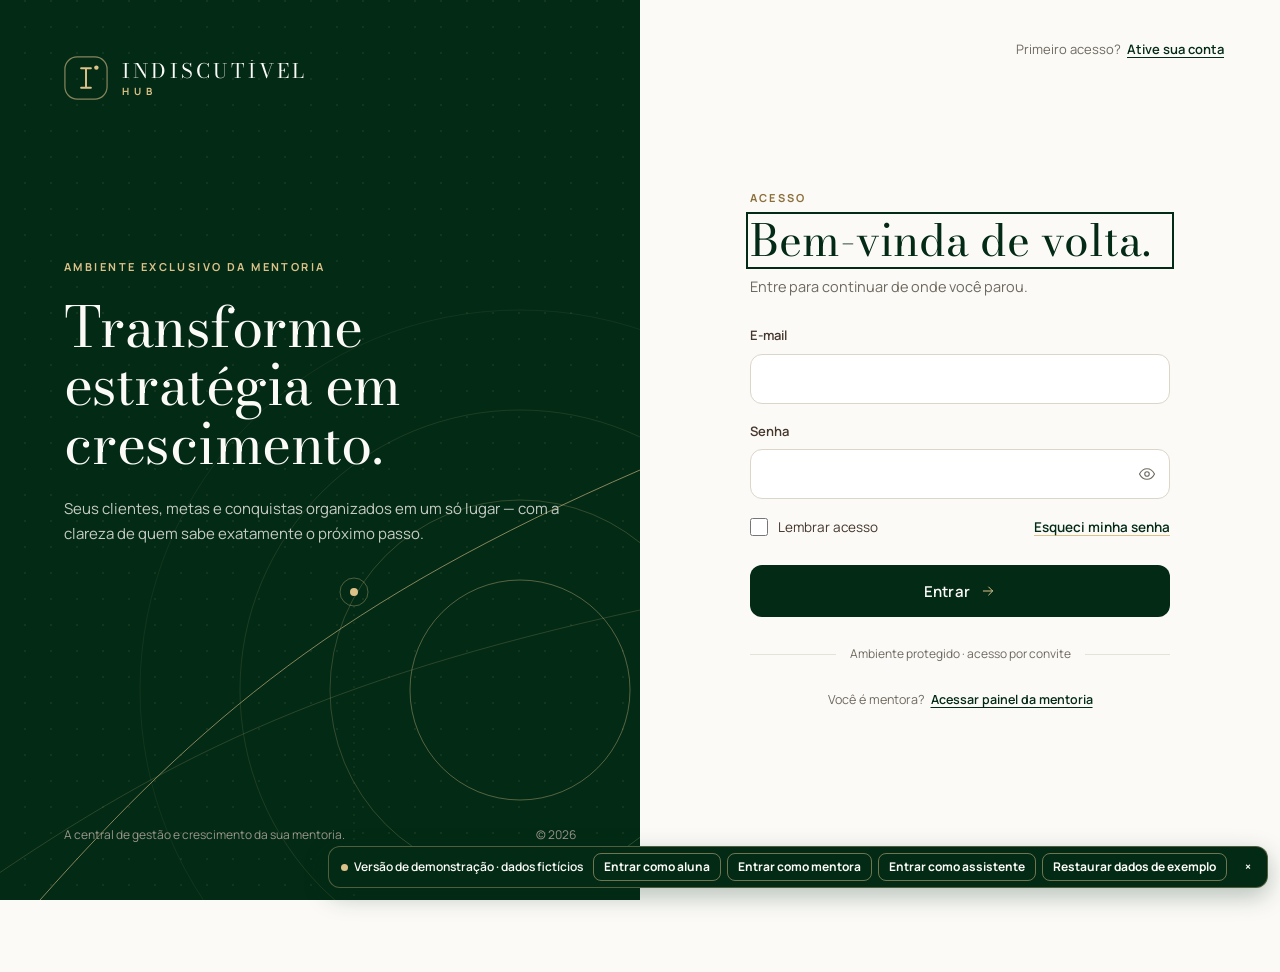
<file: index.html>
<!DOCTYPE html>
<html lang="pt-BR">
<head>
  <meta charset="utf-8">
  <meta name="viewport" content="width=device-width, initial-scale=1">
  <meta name="color-scheme" content="dark">
  <meta name="robots" content="noindex, nofollow">
  <title>Indiscutível Hub · Demonstração</title>
  <link rel="icon" type="image/svg+xml" href="./favicon.svg">
  <link rel="stylesheet" href="./css/fonts.css">
  <link rel="stylesheet" href="./css/tokens.css">
  <link rel="stylesheet" href="./css/base.css">
  <link rel="stylesheet" href="./css/components.css">
  <link rel="stylesheet" href="./css/layout.css">
  <link rel="stylesheet" href="./css/dashboard.css">
  <link rel="stylesheet" href="./css/mentoria.css">
  <link rel="stylesheet" href="./css/tarefas.css">
  <link rel="stylesheet" href="./css/leads.css">
  <link rel="stylesheet" href="./css/empresas.css">
  <link rel="stylesheet" href="./css/oportunidade.css">
  <link rel="stylesheet" href="./css/configuracoes.css">
  <link rel="stylesheet" href="./css/comercial.css">
  <link rel="stylesheet" href="./css/financeiro.css">
  <link rel="stylesheet" href="./css/marketing.css">
  <link rel="stylesheet" href="./css/perfil.css">
  <link rel="stylesheet" href="./css/topbar.css">
  <link rel="stylesheet" href="./css/crescimento.css">
  <link rel="stylesheet" href="./css/conquistas.css">
  <link rel="stylesheet" href="./css/ranking.css">
  <link rel="stylesheet" href="./css/relatorios.css">
  <link rel="stylesheet" href="./css/mentoria-painel.css">
  <link rel="stylesheet" href="./css/acompanhamento.css">
  <link rel="stylesheet" href="./css/equipe.css">
  <link rel="stylesheet" href="./css/alunas-ativas.css">
  <link rel="stylesheet" href="./css/journey.css">
  <link rel="stylesheet" href="./css/revenue.css">
  <link rel="preload" href="./fonts/manrope-latin-wght-normal.woff2" as="font" type="font/woff2" crossorigin>
</head>
<body>
  <div id="app"></div>
  <div class="toast-stack">
    <div id="toast-region" class="toast-region" aria-live="polite" aria-atomic="false"></div>
    <div id="toast-alert-region" class="toast-region" role="alert"></div>
  </div>
  <noscript><p>Este sistema precisa de JavaScript para funcionar. Ative o JavaScript no navegador e recarregue a página.</p></noscript>
  <script type="module" src="./demo/boot.js"></script>
</body>
</html>
</file>
<file: css/fonts.css>
/* Os nomes das famílias são os mesmos usados em --font-sans / --font-serif (tokens.css).
   Ivy Presto Display (serifa oficial do kit) entra aqui quando a licença chegar: coloque os
   .woff2 em web/fonts/ivy-presto/ e acrescente o @font-face; até lá a Bodoni Moda é a substituta. */
@font-face {
  font-family: 'Manrope Variable';
  font-style: normal;
  font-weight: 200 800;
  font-display: swap;
  src: url('../fonts/manrope-latin-wght-normal.woff2') format('woff2');
}
@font-face {
  font-family: 'Bodoni Moda Variable';
  font-style: normal;
  font-weight: 400 900;
  font-display: swap;
  src: url('../fonts/bodoni-moda-latin-wght-normal.woff2') format('woff2');
}
</file>
<file: css/tokens.css>
/* ==========================================================================
   INDISCUTÍVEL HUB — Design tokens
   Valores copiados exatamente do kit de design (docs/design/HANDOFF.md).
   Os nomes --green-900, --gold-500 etc. são os nomes originais do kit;
   os nomes --bg, --ink, --accent etc. são os nomes já usados no resto do
   código deste projeto (componentes, testes) — servem de apelido para os
   mesmos valores, para não precisar renomear cada seletor CSS existente.
   Cores em #rrggbb (para o teste de contraste em web/test/contrast.test.js).
   ========================================================================== */
:root {
  color-scheme: light;

  /* ---- Marca (valores exatos do kit) ---- */
  --green-900: #032a15;
  --green-800: #0b3a21;
  --green-950: #021e0f;
  --green-700: #1a4a30;
  --green-500: #5e8a6e;
  --green-300: #b7cdbe;
  --green-100: #e4ede6;

  --gold-500: #dcc289;
  --gold-400: #e6d2a2;
  --gold-600: #cdb176;
  --gold-text: #8b6f3a;
  --gold-100: #f6eedb;
  --gold-edge: #e8d9b5; /* borda de cartão premium/concluído */
  --gold-700t: #7a5a1e;

  --offwhite: #fbfaf7;
  --paper: #f4f1ea;
  --paper-2: #f7f4ee;
  --white: #ffffff;
  --black: #1d1c1d;
  --gray-500: #9b968a; /* só placeholder, ícones e texto sobre verde — nunca texto corrido sobre claro */
  --gray-text: #6e695e;
  --brown: #45362b;
  --wine: #4c0001;
  --wine-100: #f3e3e1;
  --success: #2e7d4f;
  --success-text: #1f5c39;

  --line: #e7e2d6;
  --line-soft: #f0ece3;
  --line-input: #dcd6c8; /* borda de campo em repouso — discreta de propósito, o foco é que precisa ser forte */
  --line-strong: #b9b2a3; /* hover de input, checkbox vazio — não é a borda de repouso */

  /* ---- Apelidos usados pelo restante do código/testes deste projeto ---- */
  --bg: var(--offwhite);
  --surface: var(--white);
  --surface-raised: var(--white);
  --surface-hover: var(--paper-2);
  --ink: var(--black);
  --ink-muted: var(--gray-text);
  --ink-faint: var(--gray-500); /* só para placeholder/ícone/decorativo — nunca texto corrido */
  --accent: var(--green-900);
  --accent-solid: var(--green-900);
  --accent-solid-hover: var(--green-800);
  --accent-text: var(--green-900);
  --accent-soft: rgba(3, 42, 21, 0.08);
  --scrim: var(--overlay);
  --focus: var(--green-900);
  --focus-ring: 0 0 0 3px rgba(220, 194, 137, 0.55);
  --error-ring: 0 0 0 3px rgba(76, 0, 1, 0.12);
  --gold: var(--gold-500);
  --good: var(--success-text);
  --warn: var(--gold-700t);
  --bad: var(--wine);
  --bad-solid: var(--wine);
  --bad-solid-hover: #660a0b;
  --on-green: var(--offwhite);
  --on-green-muted: #c6ccc4;
  --overlay: rgba(3, 42, 21, 0.45);

  /* ---- Sobre o verde (sidebar, topbar mobile) e divisórias do shell: valores exatos do kit ---- */
  --on-green-nav: #bfc7bf;
  --on-green-btn: #c9cec6;
  --line-topbar: #ece7dc;
  --line-on-green: rgba(220, 194, 137, 0.14);
  --line-on-green-soft: rgba(220, 194, 137, 0.12);
  --line-on-green-btn: rgba(220, 194, 137, 0.18);
  --gold-wash: rgba(220, 194, 137, 0.14);
  --hover-on-green: rgba(251, 250, 247, 0.07);

  /* ---- Estados e botões secundários (valores do kit) ---- */
  --line-btn: #d8d2c4;
  --paper-3: #efebe2;
  --success-ink: #0e4a2a;
  --neutral-bg: #eeece6;
  --neutral-ink: #5e594f;
  --warn-dot: #c9a55c;
  --wine-border: #e9cfcb;
  --drop-bg: #efe8d6;

  /* ---- Tipografia (Manrope/Bodoni Moda entram quando as fontes forem baixadas) ---- */
  --font-serif: 'Ivy Presto Display', 'Bodoni Moda Variable', 'Bodoni Moda', Didot, Georgia, serif;
  --font-sans: 'Manrope Variable', 'Manrope', 'Helvetica Neue', Arial, sans-serif;
  --font-display: var(--font-serif);
  --font-body: var(--font-sans);

  --fs-display: 56px;
  --fs-h1: 38px;
  --fs-h1-dash: 42px;
  --fs-h2: 24px;
  --fs-h3: 20px;
  --fs-kpi: 30px;
  --fs-body: 14px;
  --fs-table: 13.5px;
  --fs-small: 12.5px;
  --fs-caption: 12px;
  --fs-eyebrow: 11px;

  /* apelidos da escala tipográfica já usada nos componentes existentes */
  --text-xs: var(--fs-caption);
  --text-sm: var(--fs-small);
  --text-md: var(--fs-body);
  --text-lg: 1rem;
  --text-xl: var(--fs-h3);
  --text-2xl: var(--fs-h2);

  /* ---- Espaço (base 4, valores exatos do kit) ---- */
  --s-1: 4px; --s-2: 8px; --s-3: 12px; --s-4: 16px; --s-5: 20px;
  --s-6: 24px; --s-8: 32px; --s-10: 40px; --s-12: 48px;
  --space-1: var(--s-1);
  --space-2: var(--s-2);
  --space-3: var(--s-3);
  --space-4: var(--s-4);
  --space-5: var(--s-6);
  --space-6: var(--s-8);
  --space-7: var(--s-12);

  /* ---- Raios ---- */
  --r-badge: 999px;
  --r-sm: 8px;
  --r-input: 10px;
  --r-md: 12px;
  --r-card: 16px;
  --r-card-lg: 20px;
  --r-modal: 24px;
  --radius-sm: var(--r-sm);
  --radius-md: var(--r-md);
  --radius-lg: var(--r-card-lg);
  --radius-full: var(--r-badge);

  /* ---- Elevação ---- */
  --shadow-hover: 0 18px 36px -24px rgba(3, 42, 21, 0.45);
  --shadow-pop: 0 22px 44px -22px rgba(3, 42, 21, 0.45);
  --shadow-modal: 0 40px 80px -30px rgba(3, 42, 21, 0.6);
  --shadow-drop: 0 30px 60px -24px rgba(3, 42, 21, 0.45); /* painéis sob o sino e a busca (kit A-Notificacoes) */
  --unread-bg: #fdfaf2; /* fundo de notificação não lida */

  /* ---- Layout ---- */
  --sidebar-w: 264px;
  --sidebar-w-collapsed: 80px;
  --topbar-h: 72px;
  --page-pad-x: 48px;
  --page-pad-y: 32px;
  --control-h: 44px;
  --target-min: var(--control-h);

  /* ---- Movimento ---- */
  --ease: cubic-bezier(0.2, 0.7, 0.2, 1);
  --t-fast: 150ms;
  --t-base: 200ms;
  --t-slow: 350ms;
  --dur-fast: var(--t-fast);
  --dur-base: var(--t-base);
}

@media (prefers-reduced-motion: reduce) {
  :root { --t-fast: 0ms; --t-base: 0ms; --t-slow: 0ms; --dur-fast: 0ms; --dur-base: 0ms; }
  *, *::before, *::after { animation-duration: 0.01ms !important; animation-iteration-count: 1 !important; transition-duration: 0.01ms !important; }
}
</file>
<file: css/base.css>
*,
*::before,
*::after { box-sizing: border-box; }

html { -webkit-text-size-adjust: 100%; }

body {
  margin: 0;
  min-height: 100vh;
  background: var(--bg);
  color: var(--ink);
  font-family: var(--font-body);
  font-size: var(--text-md);
  line-height: 1.5;
  -webkit-font-smoothing: antialiased;
}

h1, h2, h3 { margin: 0; font-family: var(--font-display); text-wrap: balance; }
h1 { font-size: var(--text-2xl); font-weight: 700; line-height: 1.2; }
h2 { font-size: var(--text-xl); font-weight: 600; line-height: 1.25; }
h3 { font-size: var(--text-lg); font-weight: 600; }
p { margin: 0; }

a { color: var(--accent-text); text-underline-offset: 3px; }
a:hover { text-decoration-thickness: 2px; }

button, input, select, textarea { font: inherit; color: inherit; }
button { cursor: pointer; }
img, svg { display: block; max-width: 100%; }

::selection { background: rgba(3, 42, 21, 0.18); color: var(--ink); }

:focus { outline: none; }
:focus-visible {
  outline: 2px solid var(--focus);
  outline-offset: 2px;
}

[hidden] { display: none !important; }

.sr-only {
  position: absolute;
  width: 1px;
  height: 1px;
  margin: -1px;
  padding: 0;
  overflow: hidden;
  clip: rect(0, 0, 0, 0);
  white-space: nowrap;
  border: 0;
}

.skip-link {
  position: absolute;
  left: var(--space-3);
  top: -100px;
  z-index: 1000;
  padding: var(--space-2) var(--space-4);
  background: var(--surface-raised);
  color: var(--ink);
  border: 2px solid var(--focus);
  border-radius: var(--radius-sm);
  text-decoration: none;
}
.skip-link:focus { top: var(--space-3); }

* { scrollbar-width: thin; scrollbar-color: var(--line-strong) transparent; }

@media (prefers-reduced-motion: reduce) {
  *, *::before, *::after {
    animation-duration: 0.01ms !important;
    animation-iteration-count: 1 !important;
    transition-duration: 0.01ms !important;
    scroll-behavior: auto !important;
  }
}
</file>
<file: css/components.css>
/* ---------- botões (kit .ih-btn: 44 px, raio 10, primário verde com ícone dourado) ---------- */
.btn {
  display: inline-flex;
  align-items: center;
  justify-content: center;
  gap: var(--space-2);
  min-height: var(--control-h);
  padding: 0 18px;
  border: 1px solid transparent;
  border-radius: var(--r-input);
  font-size: var(--fs-body);
  font-weight: 600;
  line-height: 1;
  white-space: nowrap;
  text-decoration: none;
  cursor: pointer;
  transition: background var(--t-fast) ease, color var(--t-fast) ease, border-color var(--t-fast) ease, box-shadow var(--t-fast) ease, transform 100ms ease; /* a cor anda junto com o fundo: sem o texto claro sobre o fundo claro do estado desabilitado durante a troca */
}
.btn:active:not(:disabled) { transform: scale(0.98); }
.btn svg { width: 16px; height: 16px; }
.btn-primary { background: var(--accent-solid); color: var(--on-green); }
.btn-primary svg { stroke: var(--gold-500); }
.btn-primary:hover:not(:disabled) { background: var(--accent-solid-hover); box-shadow: 0 10px 22px -14px rgba(3, 42, 21, 0.6); color: var(--on-green); }
.btn-primary:active:not(:disabled) { background: var(--green-950); }
.btn-ghost { background: var(--white); border-color: var(--line-btn); color: var(--green-900); }
.btn-ghost:hover:not(:disabled) { background: var(--paper-2); border-color: var(--line-strong); color: var(--green-900); }
.btn-danger { background: var(--bad-solid); color: var(--on-green); }
.btn-danger:hover:not(:disabled) { background: var(--bad-solid-hover); color: var(--on-green); }
.btn-block { width: 100%; }
.btn-sm { min-height: 38px; padding: 0 12px; font-size: 13px; }
.btn:disabled { background: var(--paper-3); border-color: var(--paper-3); color: var(--gray-500); cursor: not-allowed; box-shadow: none; }
.btn[aria-busy='true'] { cursor: progress; }
.btn .spinner { width: 16px; height: 16px; }

.icon-btn {
  display: inline-grid;
  place-items: center;
  width: var(--target-min);
  height: var(--target-min);
  padding: 0;
  border: 1px solid transparent;
  border-radius: var(--r-md);
  background: transparent;
  color: var(--brown);
}
.icon-btn:hover { background: var(--paper); }

@keyframes spin { to { transform: rotate(360deg); } }
.spinner {
  border: 2px solid currentColor;
  border-right-color: transparent;
  border-radius: 50%;
  animation: spin 700ms linear infinite;
}

/* ---------- menu de ações (três pontos — ui/menu.js) ----------
   A lista é position:fixed (posição calculada ao abrir): assim a rolagem da tabela e do quadro não a corta. */
.menu { position: relative; display: inline-flex; flex: none; }
.menu-trigger {
  display: inline-grid;
  place-items: center;
  width: 36px;
  height: 36px;
  padding: 0;
  border: 1px solid transparent;
  border-radius: var(--r-sm);
  background: transparent;
  color: var(--ink-muted);
  cursor: pointer;
  transition: background var(--t-fast) ease, color var(--t-fast) ease;
}
.menu-trigger:hover,
.menu-trigger[aria-expanded='true'] { background: var(--paper-2); color: var(--green-900); }
.menu-list {
  position: fixed;
  z-index: 800;
  display: flex;
  flex-direction: column;
  gap: 2px;
  min-width: 200px;
  max-width: calc(100vw - 16px);
  max-height: calc(100vh - 16px);
  overflow-y: auto;
  padding: 6px;
  background: var(--surface-raised);
  border: 1px solid var(--line-strong);
  border-radius: var(--r-md);
  box-shadow: var(--shadow-pop);
}
.menu-list[hidden] { display: none; }
.menu-group { display: flex; flex-direction: column; gap: 2px; }
.menu-heading { padding: 8px 12px 4px; font-size: 10.5px; font-weight: 700; letter-spacing: 0.12em; text-transform: uppercase; color: var(--ink-muted); }
.menu-sep { height: 1px; margin: 4px 6px; background: var(--line-soft); }
.menu-item {
  display: flex;
  align-items: center;
  width: 100%;
  min-height: 36px;
  padding: 0 12px;
  border: 0;
  border-radius: var(--r-sm);
  background: transparent;
  color: var(--green-900);
  font: inherit;
  font-size: 13.5px;
  font-weight: 600;
  text-align: left;
  cursor: pointer;
}
.menu-item:hover,
.menu-item:focus-visible { background: var(--paper-2); }
.menu-item-danger { color: var(--wine); }
.menu-item-danger:hover,
.menu-item-danger:focus-visible { background: var(--wine-100); }
@media (max-width: 768px) {
  .menu-trigger { width: var(--target-min); height: var(--target-min); }
  .menu-item { min-height: var(--target-min); }
}

/* ---------- campos ---------- */
.field { display: flex; flex-direction: column; gap: 7px; margin-bottom: var(--space-4); }
.field-label { font-size: 12.5px; font-weight: 600; color: var(--brown); }
.field-control {
  display: flex;
  align-items: stretch;
  border: 1px solid var(--line-input);
  border-radius: var(--r-input);
  background: var(--surface);
  transition: border-color var(--t-fast) ease, box-shadow var(--t-fast) ease;
}
.field-control:hover:not(:focus-within) { border-color: var(--line-strong); }
.field-control:focus-within { border-color: var(--focus); box-shadow: var(--focus-ring); outline: 2px solid var(--focus); outline-offset: 2px; }
.field-input {
  flex: 1;
  min-width: 0;
  min-height: var(--control-h);
  padding: 0 14px;
  border: 0;
  border-radius: var(--r-input);
  background: transparent;
  color: var(--ink);
  font-size: var(--fs-body);
  font-weight: 500;
}
@media (max-width: 768px) {
  .field-input { font-size: var(--text-lg); } /* 16px evita zoom automático no iOS */
}
.field-icon { display: grid; place-items: center; padding-left: 14px; color: var(--gray-500); }
.field-icon svg { width: 18px; height: 18px; }
.field-icon + .field-input { padding-left: 10px; }
.field-input:focus-visible { outline: none; }
.field-input::placeholder { color: var(--ink-faint); }
/* Pessoa fixa no diálogo "Nova oportunidade" aberto a partir de um Cliente (views/clients.js, via
   views/deals-dialogs.js openCreateDealDialog): mesma altura/raio de .field-input, mas não editável (texto
   puro, sem <label for>/combobox — o valor de verdade vai num <input type="hidden"> ao lado). */
.field-static {
  display: flex;
  align-items: center;
  min-height: var(--target-min);
  padding: 0 var(--space-3);
  margin: 0;
  border: 1px solid var(--paper-3);
  border-radius: var(--r-input);
  background: var(--paper);
  color: var(--ink);
  font-size: var(--fs-body);
  overflow-wrap: anywhere;
}
.field-hint { font-size: var(--text-xs); color: var(--ink-muted); }
.field-error { font-size: var(--text-sm); color: var(--bad); font-weight: 500; }
.field-error:empty { display: none; }
.field.has-error .field-control { border-color: var(--bad); box-shadow: var(--error-ring); }
.field-toggle {
  align-self: center;
  width: 36px;
  height: 36px;
  margin: 0 var(--space-1);
  padding: 0;
  display: grid;
  place-items: center;
  flex: none;
  border: 0;
  border-radius: var(--r-sm);
  background: transparent;
  color: var(--gray-text);
}
@media (max-width: 768px) {
  .field-toggle { width: var(--target-min); height: var(--target-min); margin: 0; }
}
.field-toggle:hover { background: var(--paper); color: var(--green-900); }
.field-toggle[aria-pressed='true'] { background: var(--paper); color: var(--green-900); box-shadow: inset 0 -2px 0 var(--gold-500); }

/* ---------- combobox (campo "Pessoa" de Oportunidades — ui/person-picker.js) ---------- */
.combobox-control { position: relative; }
.combobox-listbox {
  position: absolute;
  z-index: 20;
  top: calc(100% + var(--space-1));
  left: 0;
  right: 0;
  margin: 0;
  padding: var(--space-1);
  list-style: none;
  max-height: 220px;
  overflow-y: auto;
  background: var(--surface-raised);
  border: 1px solid var(--line-strong);
  border-radius: var(--radius-sm);
  box-shadow: var(--shadow-pop);
}
.combobox-option { padding: var(--space-2) var(--space-3); border-radius: var(--radius-sm); overflow-wrap: anywhere; cursor: pointer; }
.combobox-option.is-active { background: var(--surface-hover); }

/* ---------- cartões, alertas, selos (kit .ih-card / .ih-alert / .ih-badge) ---------- */
.card { background: var(--surface-raised); border: 1px solid var(--line); border-radius: var(--r-card-lg); padding: 24px 28px; }

.alert { display: flex; gap: var(--space-3); padding: 14px var(--space-4); border-radius: var(--r-md); font-size: 13px; background: var(--paper); color: var(--brown); }
.alert-title { font-weight: 700; }
.alert-danger { background: var(--wine-100); color: var(--wine); }
.alert-success { background: var(--green-100); color: var(--success-ink); }
.alert-warn { background: var(--gold-100); color: var(--gold-700t); }
.alert-info { background: var(--paper); color: var(--brown); }
/* Alerta com ação ao lado ("Entendi"): o texto ocupa o espaço e o botão desce para baixo quando não cabe (celular). */
.alert-action { align-items: center; flex-wrap: wrap; justify-content: space-between; }
.alert-action > div { flex: 1 1 260px; min-width: 0; }
.alert-action .btn { flex: none; }

.badge { display: inline-flex; align-items: center; gap: 6px; height: 24px; padding: 0 10px; border-radius: var(--r-badge); font-size: var(--fs-caption); font-weight: 700; white-space: nowrap; background: var(--neutral-bg); color: var(--neutral-ink); }
.badge::before { content: ''; width: 6px; height: 6px; border-radius: 3px; background: currentColor; opacity: 0.9; }
.badge-good { background: var(--green-100); color: var(--success-ink); }
.badge-good::before { background: var(--success); }
.badge-warn { background: var(--gold-100); color: var(--gold-700t); }
.badge-warn::before { background: var(--warn-dot); }
.badge-bad { background: var(--wine-100); color: var(--wine); }
.badge-accent { background: var(--green-900); color: var(--gold-500); }
.badge-neutral::before { background: var(--gray-500); }

/* ---------- painel: atividade recente (cartões e funil: css/dashboard.css) ---------- */
.recent-list { list-style: none; padding: 0; margin: 0; display: flex; flex-direction: column; gap: var(--space-2); }
.recent-item { display: flex; justify-content: space-between; gap: var(--space-3); padding: var(--space-2) 0; border-bottom: 1px solid var(--line); }
.recent-item:last-child { border-bottom: none; }
.recent-item-name { overflow-wrap: anywhere; }
.recent-item-meta { color: var(--ink-muted); font-size: var(--text-sm); white-space: nowrap; }

/* ---------- estados vazios e carregamento (kit .ih-empty / .ih-skeleton) ---------- */
.empty { display: grid; justify-items: center; gap: 14px; padding: 48px 32px; text-align: center; }
.empty .empty-title { margin: 0; color: var(--green-900); font-family: var(--font-serif); font-size: 26px; font-weight: 400; line-height: 1.2; }
.empty p { color: var(--ink-muted); max-width: 320px; font-size: 13.5px; line-height: 1.6; }
.empty-art { position: relative; width: 132px; height: 132px; display: grid; place-items: center; }
.empty-art::before { content: ''; position: absolute; inset: 26px; border-radius: 50%; border: 1px solid rgba(220, 194, 137, 0.7); }
.empty-art::after { content: ''; position: absolute; inset: 8px; border-radius: 50%; border: 1px dashed rgba(220, 194, 137, 0.3); }
.empty-icon { width: 64px; height: 64px; border-radius: 50%; background: var(--green-900); display: grid; place-items: center; }
.empty-icon svg { width: 28px; height: 28px; stroke: var(--gold-500); }

@keyframes shimmer { from { background-position: 100% 0; } to { background-position: -100% 0; } }
.skeleton { display: grid; gap: var(--space-3); }
.skeleton-line { height: 14px; border-radius: 6px; background: linear-gradient(90deg, var(--paper-3) 0%, var(--paper-2) 40%, var(--paper-3) 80%); background-size: 300% 100%; animation: shimmer 1.6s ease-in-out infinite; }
.skeleton-line:nth-child(3n) { width: 60%; }

/* ---------- avisos (toast; kit .ih-toast) ---------- */
.toast-stack { position: fixed; right: 32px; bottom: 32px; z-index: 900; display: grid; gap: 10px; max-width: min(420px, calc(100vw - 2 * var(--space-4))); }
.toast-region { display: grid; gap: 10px; }
.toast { overflow-wrap: anywhere; display: flex; align-items: center; gap: var(--space-3); min-width: min(300px, 100%); padding: 14px var(--space-4); background: var(--surface-raised); border: 1px solid var(--line); border-radius: 14px; box-shadow: 0 16px 32px -20px rgba(3, 42, 21, 0.6); color: var(--brown); font-size: 13px; }
.toast-success { border-color: var(--green-300); }
.toast-danger { border-color: var(--wine-border); background: var(--wine-100); color: var(--wine); }
.toast-close { margin-left: auto; border: 0; background: transparent; color: var(--ink-muted); flex: none; width: var(--target-min); height: var(--target-min); border-radius: var(--r-sm); font-size: var(--text-xl); line-height: 1; cursor: pointer; }
.toast-close:hover { background: var(--paper); color: var(--ink); }

/* ---------- diálogo (kit .ih-modal: cabeçalho, corpo e rodapé separados por filetes) ---------- */
.dialog { width: min(520px, calc(100vw - 2 * var(--space-4))); max-height: calc(100vh - 48px); max-height: calc(100dvh - 48px); padding: 0; overscroll-behavior: contain; border: 0; border-radius: var(--r-modal); background: var(--offwhite); color: var(--ink); box-shadow: var(--shadow-modal); }
.dialog::backdrop { background: var(--scrim); }
.dialog-body { padding: 24px 32px; overflow-wrap: anywhere; }
body.modal-open { overflow: hidden; }
/* o título vira o cabeçalho do modal: sangra até as bordas do corpo e ganha o filete de baixo */
.dialog h2 { margin: -24px -32px 18px; padding: 24px 32px 18px; border-bottom: 1px solid var(--line-topbar); font-family: var(--font-serif); font-weight: 500; font-size: var(--fs-h2); line-height: 1.2; }
/* Escopo em ">" (só o parágrafo de descrição, filho direto): não deve vencer .field-hint/.field-error
   dentro de um formulário em diálogo (mesma especificidade que perderia para ".dialog p" genérico). */
.dialog-body > p { color: var(--ink-muted); margin-bottom: var(--space-5); }
/* as ações viram o rodapé do modal: faixa branca até as bordas, com filete em cima */
.dialog-actions { display: flex; justify-content: flex-end; gap: 10px; flex-wrap: wrap; margin: 22px -32px -24px; padding: 18px 32px; border-top: 1px solid var(--line-topbar); background: var(--white); position: sticky; bottom: 0; z-index: 1; } /* sticky: em formulário longo (celular) as ações não somem da tela */

/* Diálogo largo (Nova/Editar aluna): grade de 2 colunas nos pares de campos; 1 coluna no celular. */
.dialog-wide { width: min(680px, calc(100vw - 2 * var(--space-4))); }
.form-grid { display: grid; grid-template-columns: minmax(0, 1fr); column-gap: var(--space-4); align-items: start; }
@media (min-width: 600px) {
  .dialog-wide .form-grid { grid-template-columns: repeat(2, minmax(0, 1fr)); }
}
.form-banner:empty { display: none; }
.form-banner:not(:empty) { margin-bottom: var(--space-4); }

/* ---------- tabela de dados (kit .ih-table) ---------- */
.table-wrap {
  /* Referência dos textos só para leitor de tela (position:absolute) das células: sem isso eles "escapam" da rolagem da
     tabela e alargam a página quando a tabela é mais larga que a caixa. */
  position: relative;
  overflow-x: auto;
  overscroll-behavior-x: contain;
  background: var(--white);
  border: 1px solid var(--line);
  border-radius: 18px;
}
.data-table { width: 100%; border-collapse: collapse; font-size: var(--fs-table); }
.data-table th,
.data-table td { padding: 12px 22px; text-align: left; vertical-align: middle; }
.data-table th { padding-block: 13px; background: var(--paper-2); color: var(--ink-muted); font-size: 10.5px; font-weight: 700; letter-spacing: 0.14em; text-transform: uppercase; white-space: nowrap; }
.data-table td { border-top: 1px solid var(--line-soft); overflow-wrap: break-word; }
/* Coluna principal (nome, venda, contato): nunca espremida a ponto de quebrar palavras letra a letra; se faltar espaço,
   a tabela rola dentro da própria caixa (.table-wrap). Só no desktop: no celular as linhas viram cartões. */
@media (min-width: 769px) {
  .data-table td.cell-primary { min-width: 200px; }
}
.data-table tbody tr { transition: background var(--t-fast) ease; }
.data-table tbody tr:hover { background: var(--paper-2); }
.person-cell { display: flex; align-items: center; gap: 12px; min-width: 0; }
.person-avatar { width: 36px; height: 36px; flex: none; display: grid; place-items: center; border-radius: 50%; background: var(--brown); color: var(--on-green); font-family: var(--font-serif); font-size: 14px; }
.person-name { font-weight: 600; overflow-wrap: break-word; word-break: normal; }
.data-table .cell-end { text-align: right; font-variant-numeric: tabular-nums; }
/* Coluna que nunca quebra (datas, valores, estados, ações): se a tabela não couber, ela rola dentro de .table-wrap. */
.data-table .cell-nowrap { white-space: nowrap; }
/* Variante densa: 14px laterais em vez dos 22px do kit, só onde a tabela é larga (alunas). */
.data-table--dense th,
.data-table--dense td { padding-inline: 14px; }

/* Telas médias: colunas secundárias saem da tabela (continuam no perfil) para a ação da linha nunca ficar fora da tela. */
@media (min-width: 769px) and (max-width: 1180px) {
  .data-table .cell-optional { display: none; }
}

/* Celular (<= 768 px): cada linha vira um CARTÃO empilhado: nome em destaque, campos secundários como linhas
   rótulo/valor (rótulo vem de data-label) e a ação principal no rodapé do cartão. O cabeçalho continua no DOM
   (leitores de tela) mas sai da tela; a semântica de tabela é garantida pelos papéis ARIA de ui/table.js. */
@media (max-width: 768px) {
  .table-wrap { overflow: visible; background: transparent; border: 0; border-radius: 0; }
  .data-table,
  .data-table tbody,
  .data-table tr,
  .data-table td { display: block; width: 100%; }
  .data-table thead { position: absolute; width: 1px; height: 1px; margin: -1px; overflow: hidden; clip: rect(0 0 0 0); white-space: nowrap; }
  .data-table tbody { display: grid; gap: 12px; }
  .data-table tbody tr,
  .data-table tbody tr:hover { padding: 16px; background: var(--white); border: 1px solid var(--line); border-radius: var(--r-card); }
  .data-table td,
  .data-table--dense td { display: grid; grid-template-columns: minmax(88px, 38%) minmax(0, 1fr); gap: var(--space-3); align-items: baseline; padding: 6px 0; border-top: 0; text-align: left; }
  .data-table td::before { content: attr(data-label); font-size: 10.5px; font-weight: 700; letter-spacing: 0.12em; text-transform: uppercase; color: var(--ink-muted); }
  .data-table .cell-end { text-align: left; }
  .data-table .cell-nowrap { white-space: normal; }
  .data-table td,
  .data-table .person-name { overflow-wrap: anywhere; min-width: 0; }
  .data-table td.cell-primary { display: block; padding: 0 0 8px; font-size: var(--text-lg); }
  .data-table td.cell-primary::before,
  .data-table td.cell-actions::before { display: none; }
  .data-table td.cell-actions { display: flex; flex-wrap: wrap; gap: var(--space-2); margin-top: 8px; padding: 12px 0 0; border-top: 1px solid var(--line-soft); }
  .data-table td.cell-actions .btn { flex: 1 1 auto; }
}

/* ---------- paginador (rodapé da tabela) ---------- */
.pager { display: flex; flex-wrap: wrap; align-items: center; justify-content: space-between; gap: var(--space-3); font-size: var(--fs-small); }
.pager-count { color: var(--ink-muted); }
.pager-nav { display: flex; gap: var(--space-2); }
.pager .btn { min-height: 38px; padding: 0 12px; font-size: 13px; }
@media (max-width: 768px) {
  .table-wrap + .pager { margin-top: var(--space-4); }
  .pager .btn { min-height: var(--target-min); padding: 0 16px; }
  .pager-nav { flex: 1 1 100%; }
  .pager-nav .btn { flex: 1; }
}

/* ---------- guia visual ---------- */
.swatches { display: grid; grid-template-columns: repeat(auto-fill, minmax(150px, 1fr)); gap: var(--space-3); }
.swatch { border: 1px solid var(--line-strong); border-radius: var(--radius-sm); padding: var(--space-3); font-size: var(--text-xs); }
.swatch-bg { background: var(--bg); }
.swatch-surface { background: var(--surface); }
.swatch-raised { background: var(--surface-raised); }
.swatch-accent { background: var(--accent-solid); color: #fff; }
.swatch-good { background: var(--surface); color: var(--good); }
.swatch-warn { background: var(--surface); color: var(--warn); }
.swatch-bad { background: var(--surface); color: var(--bad); }
/* grid-template-columns explícito (mesmo padrão de ".shell"): sem isso, a única coluna implícita
   pode ser inflada pela contribuição de max-content de um item (ex.: campo + botão "Mostrar senha"
   sem espaço para encolher), forçando a página inteira a rolar horizontalmente. */
.stack { display: grid; grid-template-columns: minmax(0, 1fr); gap: var(--space-4); }
.row { display: flex; flex-wrap: wrap; gap: var(--space-3); align-items: center; }
.muted { color: var(--ink-muted); }

/* ---------- cartões de lista (Pessoas — kit A-Contatos) e alternância Cartões | Tabela ---------- */
.card-grid { list-style: none; margin: 0; padding: 0; display: grid; grid-template-columns: repeat(auto-fill, minmax(min(100%, 300px), 1fr)); gap: 18px; }
.card-grid + .pager { margin-top: var(--space-4); }
.data-card {
  display: flex;
  flex-direction: column;
  gap: 14px;
  min-width: 0;
  padding: 20px;
  background: var(--white);
  border: 1px solid var(--line);
  border-radius: var(--r-card);
  transition: transform var(--t-base) ease, box-shadow var(--t-base) ease, border-color var(--t-base) ease;
}
.data-card:hover { transform: translateY(-2px); box-shadow: var(--shadow-hover); border-color: var(--gold-500); }
.data-card:has(.menu.is-open) { transform: none; }
.person-avatar-lg { width: 44px; height: 44px; font-size: 16px; }
.person-card-head { display: flex; align-items: center; gap: 12px; min-width: 0; }
.person-card-id { display: flex; flex-direction: column; align-items: flex-start; gap: 6px; min-width: 0; }
.person-card-name { margin: 0; font-size: 15px; font-weight: 700; line-height: 1.3; overflow-wrap: anywhere; }
.person-card-lines { list-style: none; margin: 0; padding: 0; display: flex; flex-direction: column; gap: 6px; font-size: 12.5px; color: var(--brown); }
.person-card-line { display: flex; align-items: center; gap: 8px; min-width: 0; overflow-wrap: anywhere; }
.person-card-line-icon { display: inline-flex; flex: none; color: var(--gray-500); }
.person-card-none { margin: 0; font-size: 12.5px; color: var(--ink-muted); }
.person-card-foot { display: flex; align-items: center; justify-content: space-between; flex-wrap: wrap; gap: var(--space-2); margin-top: auto; padding-top: 12px; border-top: 1px solid var(--line-soft); }
.person-card-quick { display: flex; gap: 4px; }
.person-card-quick .icon-btn { width: 36px; height: 36px; color: var(--green-900); text-decoration: none; cursor: pointer; }
.person-card-actions { gap: var(--space-1); flex-wrap: nowrap; }

.view-toggle { display: inline-flex; gap: 4px; padding: 4px; border-radius: var(--r-input); background: var(--paper-2); }
.view-toggle-btn { min-height: 36px; padding: 0 14px; border: 0; border-radius: var(--r-sm); background: transparent; color: var(--brown); font: inherit; font-size: 13px; font-weight: 600; cursor: pointer; }
.view-toggle-btn[aria-pressed='true'] { background: var(--white); color: var(--green-900); font-weight: 700; box-shadow: 0 1px 3px rgba(29, 28, 29, 0.1); }
.toolbar-actions .view-toggle { align-self: flex-end; }
@media (max-width: 768px) {
  .person-card-quick .icon-btn { width: var(--target-min); height: var(--target-min); }
  .person-card-actions .btn { min-height: var(--target-min); }
  .view-toggle-btn { min-height: var(--target-min); }
  .toolbar-actions .view-toggle { flex: 1 1 100%; }
  .toolbar-actions .view-toggle-btn { flex: 1; }
}

/* Alvos de toque de 44 px no celular: variantes compactas, atalhos e links de linha (varredura visual final) */
@media (max-width: 768px) {
  .btn-sm, .pager .btn { min-height: var(--target-min); }
  .composer-kind.composer-kind, .od-link-btn.od-link-btn, .od-forecast-set.od-forecast-set { min-height: var(--target-min); }
  .topbar-brand .brand-link { min-width: var(--target-min); justify-content: center; }
  .lead-cell, .co-cell, .co-list-link { min-height: var(--target-min); }
  .od-company, .co-site, .mp-attn-name { display: inline-flex; align-items: center; min-height: var(--target-min); }
  .mp-attn-text { gap: 0; }
}
</file>
<file: css/layout.css>
/* ---------- telas de acesso (login, troca de senha) — layout 50/50 do kit ---------- */
.auth-split { display: grid; grid-template-columns: 1fr 1fr; min-height: 100vh; min-height: 100dvh; background: var(--bg); }
.auth-panel {
  position: relative;
  overflow: hidden;
  background: var(--green-900);
  color: var(--on-green);
  padding: 56px 64px;
  display: flex;
  flex-direction: column;
  justify-content: space-between;
}
.auth-art { position: absolute; inset: 0; width: 100%; height: 100%; color: var(--gold-500); }
.auth-panel > :not(.auth-art) { position: relative; }
.auth-panel-brand { display: flex; align-items: center; gap: 14px; }
.auth-panel .wordmark { gap: 4px; }
.auth-panel .wordmark b { font-size: 20px; letter-spacing: 0.16em; }
.auth-panel .wordmark span { font-size: 10px; }
.auth-panel-copy { display: flex; flex-direction: column; gap: 22px; max-width: 500px; margin-bottom: 120px; }
.auth-panel .auth-eyebrow { color: var(--gold-500); letter-spacing: 0.22em; }
.auth-panel-headline { font-family: var(--font-serif); font-weight: 400; font-size: var(--fs-display); line-height: 1.05; letter-spacing: -0.01em; }
.auth-panel-sub { font-size: 15px; line-height: 1.7; color: var(--on-green-muted); }
.auth-panel-foot { display: flex; justify-content: space-between; gap: var(--space-4); font-size: var(--fs-caption); color: var(--gray-500); }

.auth-form-wrap { display: grid; place-items: center; padding: 40px var(--space-5); }
.auth-form { width: min(420px, 100%); display: flex; flex-direction: column; gap: 28px; }
.auth-brand { display: none; align-items: center; gap: var(--space-3); color: var(--green-900); }
.auth-brand .logo-mark { color: var(--green-900); }
.auth-brand .wordmark span { color: var(--gold-text); }
.auth-eyebrow { font-size: var(--fs-eyebrow); font-weight: 700; letter-spacing: 0.2em; text-transform: uppercase; }
.auth-eyebrow--dark { color: var(--gold-text); }
.auth-heading { display: flex; flex-direction: column; gap: 10px; }
.auth-form h1 { margin: 0; font-family: var(--font-serif); font-weight: 400; font-size: clamp(32px, 6vw, 44px); line-height: 1.1; color: var(--green-900); }
.auth-form .lead { margin: 0; font-size: 14.5px; line-height: 1.6; color: var(--ink-muted); }
.auth-form form { display: flex; flex-direction: column; gap: 18px; }
.auth-form .field { margin-bottom: 0; gap: var(--space-2); }
.auth-form .field-label { font-size: 13px; color: var(--brown); }
.auth-form .field-control { border-color: var(--line-input); border-radius: var(--r-md); }
.auth-form .field-control:hover:not(:focus-within) { border-color: var(--line-strong); }
.auth-form .field-input { min-height: 48px; padding: 0 var(--space-4); border-radius: var(--r-md); font-size: 14.5px; }
.auth-form .btn-primary { min-height: 52px; border-radius: var(--r-md); font-size: 15px; font-weight: 600; letter-spacing: 0.01em; gap: 10px; }
.auth-form .btn-primary svg { stroke: var(--gold-500); }
.auth-note { display: flex; align-items: center; gap: 14px; font-size: var(--fs-caption); color: var(--ink-muted); }
.auth-note::before,
.auth-note::after { content: ''; flex: 1; height: 1px; background: var(--line); }
.auth-exit { margin-top: calc(-1 * var(--space-2)); }

/* ---------- telas de acesso: login, convite, recuperação (kit Auth-*) ---------- */
.auth-form--wide { width: min(440px, 100%); }
#login-banner:empty,
#login-summary:empty,
#activate-banner:empty,
#activate-summary:empty,
#recover-banner:empty,
#recover-summary:empty,
#reset-banner:empty,
#reset-summary:empty { display: none; }
.auth-form .auth-stack { gap: 28px; }
.auth-form .auth-stack--24 { gap: 24px; }
.auth-form .auth-stack--26 { gap: 26px; }
.auth-fields { display: flex; flex-direction: column; gap: 18px; }
.auth-fields--tight .pw-rules { margin-top: -2px; }
.auth-form .auth-title--md { font-size: clamp(28px, 5.5vw, 38px); line-height: 1.12; }
.auth-heading--lg { gap: 12px; }
.auth-form .lead--ink { color: var(--brown); line-height: 1.7; }
.auth-form .lead strong { font-weight: 700; color: var(--ink); overflow-wrap: anywhere; }
.auth-form .field-control:has(.field-input[readonly]) { background: var(--paper); border-color: var(--line); }
.auth-form .field-input[readonly] { color: var(--brown); cursor: default; }

.has-toplink { position: relative; }
.auth-toplink { position: absolute; top: 40px; right: 56px; margin: 0; display: flex; align-items: center; gap: 6px; font-size: 13px; color: var(--ink-muted); }
.auth-toplink a,
.auth-switch a { font-weight: 600; color: var(--green-900); }
.auth-row { display: flex; align-items: center; justify-content: space-between; flex-wrap: wrap; gap: 6px var(--space-4); }
.auth-link { font-size: 13.5px; font-weight: 600; color: var(--green-900); text-decoration: underline; text-decoration-color: var(--gold-500); text-underline-offset: 3px; }
.auth-switch { display: flex; flex-wrap: wrap; justify-content: center; align-items: center; gap: 0 6px; margin: 0; font-size: 12.5px; color: var(--ink-muted); }
.auth-help { margin: 0; font-size: var(--fs-small); line-height: 1.6; color: var(--ink-muted); }
.auth-back { display: inline-flex; align-items: center; align-self: flex-start; gap: 8px; font-size: 13px; font-weight: 600; color: var(--brown); text-decoration: none; }
.auth-back:hover { text-decoration: underline; }
.auth-back svg { flex: none; }
.auth-actions { display: flex; flex-direction: column; gap: 12px; }
.auth-form .auth-actions .btn-ghost { min-height: 48px; border-radius: var(--r-md); border-color: var(--line); background: transparent; }
.auth-form .auth-actions .btn-ghost:hover:not(:disabled) { background: var(--paper-2); }
.auth-form .auth-actions .btn-ghost:disabled { background: transparent; border-color: var(--line); color: var(--ink-muted); }
.auth-grid-2 { display: grid; grid-template-columns: repeat(2, minmax(0, 1fr)); gap: 14px; align-items: start; }

/* caixa de seleção (Lembrar acesso, aceite dos termos) */
.auth-form .field-check { gap: 4px; }
.check-row { display: flex; align-items: flex-start; gap: 10px; font-size: 13px; line-height: 1.5; color: var(--brown); cursor: pointer; }
.check-row a { font-weight: 600; text-decoration-color: var(--gold-500); }
.auth-form .check-row .check-input { width: 18px; height: 18px; margin: 1px 0 0; }
.auth-row .check-row { align-items: center; font-size: 13.5px; }
.auth-row .check-row .check-input { margin: 0; }

/* resumo de erros no topo do formulário */
.form-summary ul { margin: 6px 0 0; padding-left: 18px; display: flex; flex-direction: column; gap: 4px; }
.form-summary-link { min-height: 24px; padding: 0; border: 0; background: none; color: inherit; font: inherit; text-align: left; text-decoration: underline; text-underline-offset: 3px; cursor: pointer; }

/* cartão "sua mentora convidou você" */
.invite-card { display: flex; align-items: center; flex-wrap: wrap; gap: 10px 14px; padding: 16px 18px; border-radius: 14px; background: var(--white); border: 1px solid var(--line); }
.invite-avatar { flex: none; width: 44px; height: 44px; border-radius: 50%; display: grid; place-items: center; background: var(--green-900); color: var(--gold-500); box-shadow: 0 0 0 2px var(--white), 0 0 0 3px var(--gold-500); }
.invite-card-text { display: flex; flex-direction: column; gap: 2px; flex: 1 1 160px; min-width: 0; }
.invite-card-title { font-size: 13.5px; font-weight: 700; }
.invite-card-sub { font-size: 12.5px; color: var(--ink-muted); overflow-wrap: anywhere; }
.pill-gold { font-size: 11px; font-weight: 700; padding: 4px 10px; border-radius: 999px; background: var(--gold-100); color: var(--gold-700t); white-space: nowrap; }

/* acesso ativado / verifique seu e-mail */
.success-ring { position: relative; width: 80px; height: 80px; }
.success-ring-line { position: absolute; inset: 0; border-radius: 50%; border: 1px solid var(--gold-500); animation: auth-ring 1.6s ease-out 0.3s both; }
.success-ring-core { position: absolute; inset: 0; border-radius: 50%; display: grid; place-items: center; background: var(--green-900); color: var(--gold-500); animation: auth-pop 0.6s cubic-bezier(0.22, 1, 0.36, 1) both; }
.success-ring-core svg { width: 32px; height: 32px; }
.success-badge { width: 72px; height: 72px; border-radius: 50%; display: grid; place-items: center; background: var(--white); border: 1px solid var(--gold-500); color: var(--green-900); box-shadow: 0 0 0 8px var(--gold-100); animation: auth-pop 0.5s cubic-bezier(0.22, 1, 0.36, 1) both; }
@keyframes auth-pop { from { opacity: 0; transform: scale(0.7); } to { opacity: 1; transform: none; } }
@keyframes auth-ring { from { opacity: 0.8; transform: scale(1); } to { opacity: 0; transform: scale(1.7); } }
.info-box { display: flex; flex-direction: column; gap: 10px; padding: 18px 20px; border-radius: 14px; background: var(--white); border: 1px solid var(--line); font-size: 13px; line-height: 1.6; color: var(--brown); }
.info-box p { margin: 0; }
.info-box-title { font-weight: 700; color: var(--ink); }

/* lista de passos (primeiros passos / como funciona o convite) */
.first-steps-card,
.first-steps--static { display: flex; flex-direction: column; border-radius: 16px; background: var(--white); border: 1px solid var(--line); overflow: hidden; }
.first-steps-head { margin: 0; padding: 14px 20px; font-family: var(--font-sans); font-size: 11px; font-weight: 700; letter-spacing: 0.16em; color: var(--ink-muted); border-bottom: 1px solid var(--line-soft); }
.first-steps { list-style: none; margin: 0; padding: 0; }
.first-step { display: flex; align-items: center; gap: 14px; padding: 14px 20px; color: inherit; text-decoration: none; }
.first-steps > li + li > .first-step,
.first-steps--static > .first-step + .first-step { border-top: 1px solid var(--line-soft); }
a.first-step:hover { background: var(--paper-2); }
a.first-step:focus-visible { outline: 2px solid var(--focus); outline-offset: -2px; }
.first-step-n { flex: none; width: 28px; height: 28px; border-radius: 50%; display: grid; place-items: center; border: 1px solid var(--gold-500); color: var(--gold-text); font-family: var(--font-serif); font-size: 14px; }
.first-step-text { display: flex; flex-direction: column; gap: 2px; flex: 1; min-width: 0; }
.first-step-title { font-size: 13.5px; font-weight: 600; color: var(--ink); }
.first-step-desc { font-size: 12px; color: var(--ink-muted); }
.first-step-go { flex: none; display: grid; color: var(--gray-text); }

/* termos e política de privacidade (modelo) */
.legal-page { min-height: 100vh; min-height: 100dvh; display: grid; place-items: start center; padding: 56px var(--space-5); background: var(--bg); }
.legal-card { width: min(720px, 100%); display: flex; flex-direction: column; gap: var(--space-5); }
.legal-brand { display: inline-flex; align-items: center; gap: var(--space-3); align-self: flex-start; color: var(--green-900); text-decoration: none; }
.legal-brand .logo-mark { color: var(--green-900); }
.legal-brand .wordmark span { color: var(--gold-text); }
.legal-head { display: flex; flex-direction: column; gap: 10px; }
.legal-head h1 { margin: 0; font-family: var(--font-serif); font-weight: 400; font-size: clamp(32px, 6vw, 44px); line-height: 1.1; color: var(--green-900); }
.legal-head .lead { margin: 0; font-size: 14.5px; color: var(--ink-muted); }
.legal-section h2 { margin: 0 0 6px; font-family: var(--font-sans); font-size: 15px; font-weight: 700; color: var(--green-900); }
.legal-section p { margin: 0; font-size: 14.5px; line-height: 1.7; color: var(--brown); }
.legal-card > .btn { align-self: flex-start; }

/* medidor e requisitos da troca de senha */
.pw-rules { display: flex; flex-direction: column; gap: 10px; margin-top: calc(-1 * var(--space-2)); }
.pw-meter { display: grid; grid-auto-flow: column; grid-auto-columns: minmax(0, 1fr); gap: 6px; } /* um segmento por requisito (4 na troca de senha, 3 na ativação) */
.pw-meter span { height: 4px; border-radius: 2px; background: var(--line); transition: background var(--t-base) ease; }
.pw-meter span[data-on] { background: var(--green-900); }
.pw-meter-label { display: flex; justify-content: space-between; font-size: var(--fs-caption); color: var(--ink-muted); }
.pw-meter-label b { color: var(--green-900); font-weight: 700; }
.pw-checklist { list-style: none; margin: 0; padding: 0; display: grid; grid-template-columns: repeat(2, minmax(0, 1fr)); gap: var(--space-2); font-size: var(--fs-small); color: var(--ink-muted); }
.pw-checklist li { display: flex; align-items: center; gap: var(--space-2); }
.pw-checklist li[data-met='true'] { color: var(--brown); }
.pw-mark { width: 15px; height: 15px; display: grid; place-items: center; flex: none; }
.pw-mark svg { display: none; width: 15px; height: 15px; stroke: var(--green-900); }
.pw-mark::before { content: ''; width: 5px; height: 5px; border-radius: 50%; background: var(--gray-500); }
li[data-met='true'] .pw-mark svg { display: block; }
li[data-met='true'] .pw-mark::before { display: none; }

/* carregando e erros de página inteira (sem painel) */
.auth-card { width: min(440px, 100%); padding: var(--space-6); }
.center-page { min-height: 100vh; min-height: 100dvh; display: grid; grid-template-columns: minmax(0, 1fr); place-items: center; padding: var(--space-5) var(--space-4); text-align: center; }

.not-found { display: grid; justify-items: center; gap: var(--space-4); max-width: 420px; }
.not-found .logo-mark { color: var(--green-900); }
.not-found h1 { font-family: var(--font-serif); font-weight: 400; font-size: clamp(28px, 6vw, 36px); color: var(--green-900); }
.not-found .btn { margin-top: var(--space-2); }

@media (max-width: 1024px) {
  .auth-split { grid-template-columns: minmax(0, 1fr); }
  .auth-form-wrap.has-toplink { grid-template-rows: auto 1fr; }
  .auth-toplink { position: static; justify-self: end; margin-bottom: var(--space-5); }
  .auth-panel { display: none; }
  .auth-brand { display: flex; }
  .auth-form .field-input { font-size: var(--text-lg); } /* 16px evita zoom automático no iOS */
}
@media (max-width: 768px) {
  .auth-toplink a,
  .auth-switch a,
  .auth-link,
  .auth-back,
  .legal-brand { display: inline-flex; align-items: center; min-height: var(--target-min); }
  .check-row { align-items: center; min-height: var(--target-min); }
  .form-summary-link { min-height: var(--target-min); }
}
@media (max-width: 480px) {
  .auth-grid-2 { grid-template-columns: minmax(0, 1fr); }
  .auth-form-wrap { padding: var(--space-5) var(--space-4); align-items: start; }
  .pw-checklist { grid-template-columns: minmax(0, 1fr); }
}

/* ---------- estrutura do app (autenticado) ----------
   Valores do kit (components.css do design kit): sidebar verde, topbar clara, trilho de ícones até 1024 px,
   gaveta + barra inferior até 768 px. Os alvos de toque sobem para 44 px só no celular. */
/* A faixa da barra de rolagem fica sempre reservada: quando o conteúdo cresce depois de carregar e a barra aparece, a largura
   útil não muda (sem isso, os itens do topo "pulam" para a esquerda no meio da carga). */
html:has(.shell) { scrollbar-gutter: stable; }
.shell { display: flex; min-height: 100vh; min-height: 100dvh; background: var(--bg); }
.shell-main { flex: 1; min-width: 0; display: flex; flex-direction: column; }
.sidebar {
  --focus: var(--gold-500); /* o anel verde some sobre o verde: dentro do menu o foco é dourado */
  width: var(--sidebar-w);
  flex: none;
  position: sticky;
  top: 0;
  height: 100vh;
  height: 100dvh;
  display: flex;
  flex-direction: column;
  background: var(--green-900);
  color: var(--on-green);
  border-right: 1px solid var(--line-on-green);
  transition: width var(--t-base) ease;
  overflow: hidden;
}
.sidebar-brand { height: 80px; flex: none; display: flex; align-items: center; gap: var(--space-3); padding: 0 var(--space-5); border-bottom: 1px solid var(--line-on-green-soft); }
.logo-mark { flex: none; color: var(--gold-500); }
.wordmark { display: flex; flex-direction: column; gap: 3px; min-width: 0; text-transform: uppercase; }
.wordmark b { font-family: var(--font-serif); font-weight: 400; font-size: 16px; letter-spacing: 0.15em; line-height: 1.1; overflow: hidden; text-overflow: ellipsis; white-space: nowrap; }
.wordmark span { font-size: 9px; letter-spacing: 0.5em; color: var(--gold-500); font-weight: 700; line-height: 1; overflow: hidden; text-overflow: ellipsis; white-space: nowrap; }
.sidebar-close { display: none; }
.sidebar-nav { flex: 1; min-height: 0; overflow-y: auto; scrollbar-width: none; padding: var(--space-4) var(--space-4) var(--space-2); }
.sidebar-nav::-webkit-scrollbar { display: none; }
.nav { list-style: none; margin: 0; padding: 0; display: flex; flex-direction: column; gap: 1px; }
.nav-group-label { padding: var(--space-3) var(--space-3) 6px; font-size: 9.5px; font-weight: 700; letter-spacing: 0.18em; text-transform: uppercase; color: var(--gray-500); }
.nav-item,
.sidebar-btn { position: relative; display: flex; align-items: center; gap: var(--space-3); height: 34px; padding: 0 var(--space-3); border-radius: 9px; font-size: 13px; text-decoration: none; white-space: nowrap; transition: background var(--t-fast) ease, color var(--t-fast) ease; }
.nav-item { color: var(--on-green-nav); font-weight: 500; }
.nav-item svg { width: 18px; height: 18px; flex: none; stroke: var(--gray-500); }
.nav-item:hover { background: var(--hover-on-green); color: var(--on-green); }
.nav-item[aria-current='page'] { background: var(--gold-wash); color: var(--on-green); font-weight: 600; }
.nav-item[aria-current='page'] svg { stroke: var(--gold-500); }
.sidebar-footer { flex: none; display: flex; flex-direction: column; gap: 10px; padding: var(--space-3) var(--space-4) var(--space-4); border-top: 1px solid var(--line-on-green-soft); }
.sidebar-btn { width: 100%; border: 1px solid var(--line-on-green-btn); background: transparent; color: var(--on-green-btn); font-size: 12.5px; cursor: pointer; }
.sidebar-btn:hover { background: var(--hover-on-green); color: var(--on-green); }
.sidebar-btn svg { width: 18px; height: 18px; flex: none; }

/* trilho de ícones (escolha da usuária no desktop; fixo no tablet): só ícones, o texto continua para leitor de tela */
.sidebar[data-collapsed='true'] { width: var(--sidebar-w-collapsed); }
/* Trilho imposto pela largura da tela (tablet): muda na hora, sem animar (a animação fica para o botão "Recolher menu"). */
.sidebar[data-instant='true'] { transition: none; }
.sidebar[data-collapsed='true'] .sidebar-brand { padding: 0 22px; }
.sidebar[data-collapsed='true'] .wordmark { display: none; }
.sidebar[data-collapsed='true'] .sidebar-nav { padding: var(--space-4) 14px var(--space-2); }
.sidebar[data-collapsed='true'] .nav-group-label { height: 1px; margin: 8px var(--space-3) 7px; padding: 0; background: var(--gold-wash); font-size: 0; }
.sidebar[data-collapsed='true'] :is(.nav-item, .sidebar-btn) { justify-content: center; padding: 0; }
.sidebar[data-collapsed='true'] :is(.nav-item-text, .sidebar-btn-text) { position: absolute; width: 1px; height: 1px; margin: -1px; overflow: hidden; clip: rect(0 0 0 0); white-space: nowrap; }
.sidebar[data-collapsed='true'] #sidebar-collapse svg { transform: rotate(180deg); }

.topbar {
  height: var(--topbar-h);
  flex: none;
  position: sticky;
  top: 0;
  z-index: 30;
  display: flex;
  align-items: center;
  gap: var(--space-3);
  padding: 0 40px;
  background: var(--bg);
  border-bottom: 1px solid var(--line-topbar);
}
.topbar #nav-toggle,
.topbar-brand { display: none; }
.topbar-spacer { flex: 1; }
.topbar-user { display: flex; align-items: center; gap: var(--space-3); min-width: 0; min-height: var(--target-min); padding: 0 var(--space-2); margin-right: calc(var(--space-2) * -1); border-radius: var(--r-input); color: inherit; text-decoration: none; }
.topbar-user:hover { background: var(--surface-hover); }
.topbar-user-text { display: flex; flex-direction: column; line-height: 1.25; min-width: 0; }
.topbar-user-name { display: block; max-width: 240px; font-size: var(--fs-small); font-weight: 600; overflow: hidden; text-overflow: ellipsis; white-space: nowrap; }
.topbar-user-meta { max-width: 240px; font-size: 11.5px; color: var(--ink-muted); overflow: hidden; text-overflow: ellipsis; white-space: nowrap; }
.avatar { width: 36px; height: 36px; flex: none; border-radius: 50%; background: var(--brown); color: var(--on-green); display: grid; place-items: center; font-family: var(--font-serif); font-size: 14px; box-shadow: 0 0 0 2px var(--white), 0 0 0 3px var(--gold-500); }
.main { padding: var(--page-pad-y) var(--page-pad-x); min-width: 0; }
.main:focus,
.main h1:focus { outline: none; }
.main h1 { margin-bottom: var(--space-2); }
.main .lead { color: var(--ink-muted); margin-bottom: var(--space-5); }
.scrim { position: fixed; inset: 0; background: var(--scrim); z-index: 130; }
.bottom-nav { display: none; }

@media (max-width: 1366px) {
  :root { --page-pad-x: 32px; }
}
@media (max-width: 1024px) {
  .topbar { padding: 0 var(--space-6); }
}

@media (max-width: 768px) {
  :root { --page-pad-x: 16px; --page-pad-y: 20px; }
  .shell { flex-direction: column; }
  .sidebar {
    position: fixed;
    inset: 0 auto 0 0;
    width: min(300px, 86vw);
    padding-right: 36px; /* a faixa da direita é do botão de fechar, como no kit */
    z-index: 140;
    transform: translateX(-100%);
    visibility: hidden;
    transition: transform var(--t-slow) var(--ease), visibility 0s linear var(--t-slow);
  }
  .sidebar[data-open='true'] { transform: none; visibility: visible; box-shadow: 30px 0 60px -30px rgba(0, 0, 0, 0.5); transition: transform var(--t-slow) var(--ease); }
  .sidebar-close { display: inline-grid; position: absolute; top: 18px; right: 0; border-color: transparent; color: var(--gold-500); }
  .sidebar-close:hover { background: var(--hover-on-green); }
  .nav-item,
  .sidebar-btn { min-height: var(--target-min); }
  .topbar { --focus: var(--gold-500); padding: 0 var(--space-3); background: var(--green-900); color: var(--on-green); border-bottom: 0; }
  .topbar #nav-toggle { display: inline-grid; border-color: transparent; color: var(--on-green); }
  .topbar #nav-toggle:hover { background: var(--hover-on-green); }
  .topbar-brand { display: flex; align-items: center; gap: 10px; min-width: 0; }
  .topbar-user:hover { background: var(--hover-on-green); }
  .topbar-user-text { display: none; }
  .avatar { box-shadow: 0 0 0 2px var(--green-900), 0 0 0 3px var(--gold-500); }
  .main { padding-bottom: calc(76px + var(--page-pad-y)); }
  .toast-stack { bottom: 92px; }
  .bottom-nav {
    display: grid;
    position: fixed;
    inset: auto 0 0 0;
    height: 76px;
    padding: 0 var(--space-2) 10px;
    background: var(--white);
    border-top: 1px solid var(--line-topbar);
    grid-auto-flow: column; /* um atalho por coluna, dividindo a largura por igual (5 da aluna, 2 da mentora) */
    grid-auto-columns: minmax(0, 1fr);
    align-items: center;
    z-index: 90;
  }
  .bottom-nav a { height: 56px; min-width: 0; display: flex; flex-direction: column; align-items: center; justify-content: center; gap: 4px; font-size: 10.5px; font-weight: 600; color: var(--ink-muted); text-decoration: none; }
  .bottom-nav a span { width: 44px; height: 28px; border-radius: 14px; display: grid; place-items: center; }
  .bottom-nav a svg { width: 19px; height: 19px; }
  .bottom-nav a[aria-current='page'] { color: var(--accent-text); font-weight: 700; }
  .bottom-nav a[aria-current='page'] span { background: var(--green-900); color: var(--gold-500); }
}

@media (prefers-reduced-motion: reduce) {
  .sidebar { transition: none; }
}

/* ---------- barra de ferramentas das listas (Produtos, Pessoas, …) ---------- */
.toolbar { display: flex; flex-wrap: wrap; align-items: flex-end; gap: 10px; margin-bottom: var(--space-4); }
.toolbar .field { margin-bottom: 0; }
.toolbar-search { flex: 1 1 260px; max-width: 360px; min-width: 0; }
/* a busca não repete o rótulo na tela (o ícone e o texto de apoio bastam); o rótulo continua para leitor de tela */
.toolbar-search .field-label { position: absolute; width: 1px; height: 1px; margin: -1px; overflow: hidden; clip: rect(0 0 0 0); white-space: nowrap; }
.toolbar-actions { display: flex; flex-wrap: wrap; align-items: flex-end; gap: 10px; margin-left: auto; min-width: 0; max-width: 100%; }

/* ---------- quadro kanban (Oportunidades) — colunas e cartões do kit (.ih-kanban) ----------
   `.kanban-board` (bloco comum, nunca flex/grid) é só a região rolável: respeita a largura do pai
   (.main tem min-width:0) e corta o excesso. Quem organiza as colunas em linha é `.kanban-board-track`
   (grid), DENTRO dela. As duas camadas importam: um container flex/grid com colunas de largura mínima e
   overflow-x:auto NO MESMO elemento chegou a forçar o viewport inteiro a crescer em vez de rolar (bug
   verificado antes, com viewport 320 virando ~1150px) — mesmo motivo por que .table-wrap nunca aplica
   display:flex/grid a si mesmo. Verificado em 320px (e2e/deals.spec.ts). */
/* faixa de números do funil (kit: metrics do Pipeline) */
.metric-strip { display: grid; grid-template-columns: repeat(4, minmax(0, 1fr)); margin-bottom: var(--space-4); background: var(--surface); border: 1px solid var(--line); border-radius: var(--r-card); }
.metric { display: flex; align-items: baseline; justify-content: space-between; gap: var(--space-3); min-width: 0; padding: 16px 22px; }
.metric + .metric { border-left: 1px solid var(--line-soft); }
.metric-label { font-size: var(--fs-eyebrow); font-weight: 700; letter-spacing: 0.16em; text-transform: uppercase; color: var(--ink-muted); }
.metric-value { font-family: var(--font-serif); font-size: 26px; color: var(--green-900); white-space: nowrap; }
.kanban-board { overflow-x: auto; overscroll-behavior-x: contain; padding-bottom: var(--space-2); }
.kanban-board-track { display: grid; grid-auto-flow: column; grid-auto-columns: minmax(208px, 1fr); gap: 12px; align-items: start; }
.kanban-column {
  min-width: 0;
  min-height: 200px;
  display: flex;
  flex-direction: column;
  gap: 10px;
  background: var(--paper);
  border: 1px dashed transparent;
  border-radius: 14px;
  padding: 12px 10px;
}
.kanban-column-header { display: flex; flex-direction: column; gap: 4px; padding: 0 4px 6px; border-bottom: 2px solid var(--green-900); }
.kanban-column-won .kanban-column-header { border-bottom-color: var(--gold-500); }
.kanban-column-lost .kanban-column-header { border-bottom-color: var(--wine); }
.kanban-column-title { margin: 0; font-family: var(--font-sans); font-size: 12.5px; font-weight: 700; line-height: 1.3; }
.kanban-column-meta { margin: 0; font-size: var(--fs-caption); }
.kanban-column-list { list-style: none; margin: 0; padding: 0; display: flex; flex-direction: column; gap: 10px; }
.kanban-column-empty { padding: var(--space-2) var(--space-1); font-size: var(--fs-small); }
.kanban-card {
  display: flex;
  flex-direction: column;
  align-items: flex-start;
  gap: 8px;
  background: var(--surface-raised);
  border: 1px solid var(--line);
  border-radius: var(--r-md);
  padding: 12px;
  transition: transform 180ms ease, box-shadow 180ms ease, border-color 180ms ease, opacity 180ms ease;
}
.kanban-card:hover { transform: translateY(-2px); box-shadow: 0 14px 28px -20px rgba(3, 42, 21, 0.5); border-color: var(--gold-500); }
.kanban-card[draggable='true'] { cursor: grab; }
.kanban-card.is-dragging { opacity: 0.45; cursor: grabbing; }
.kanban-column[data-drop-target='true'] { background: var(--drop-bg); border-color: var(--gold-500); }
.kanban-card-name { margin: 0; font-size: 13px; font-weight: 700; line-height: 1.3; overflow-wrap: anywhere; }
.kanban-card-value { margin: 0; font-family: var(--font-serif); font-size: 17px; font-variant-numeric: tabular-nums; color: var(--green-900); }
/* Cabeçalho do cartão: nome à esquerda e o menu "Mais ações" (ui/menu.js) à direita; rodapé discreto com a
   temperatura e a data. width:100% porque .kanban-card usa align-items:flex-start. */
.kanban-card { gap: 6px; }
.kanban-card-head { display: flex; align-items: flex-start; justify-content: space-between; gap: var(--space-2); width: 100%; }
.kanban-card-head .menu { margin: -6px -8px 0 0; }
.kanban-card-foot { display: flex; align-items: center; justify-content: space-between; gap: var(--space-2); width: 100%; margin-top: 4px; padding-top: 8px; border-top: 1px solid var(--line-soft); }
.kanban-card-date { font-size: var(--fs-caption); color: var(--ink-muted); white-space: nowrap; }
/* menu aberto: o cartão não se move (um transform viraria o bloco de contenção do menu fixo) */
.kanban-card:has(.menu.is-open) { transform: none; }

@media (max-width: 768px) {
  .metric-strip { grid-template-columns: repeat(2, minmax(0, 1fr)); }
  .metric { flex-direction: column; align-items: flex-start; gap: 4px; padding: 14px 16px; }
  .metric-value { font-size: 22px; }
  .metric:nth-child(odd) { border-left: 0; }
  .metric:nth-child(n + 3) { border-top: 1px solid var(--line-soft); }
  /* barra de ferramentas: busca em linha própria e filtros dividindo a largura (antes ficavam soltos e desalinhados) */
  .toolbar-search { flex: 1 1 100%; max-width: none; }
  .toolbar-actions { flex: 1 1 100%; margin-left: 0; }
  .toolbar-actions .field { flex: 1 1 calc(50% - 5px); min-width: 0; }
  .toolbar-actions select, .toolbar-actions .field-control { min-width: 0; max-width: 100%; }
  .kanban-board { scroll-snap-type: x mandatory; }
  .kanban-board-track { grid-auto-columns: 86%; }
  .kanban-column { scroll-snap-align: start; }
}

/* ----- Verificação em duas etapas: botões com cara de link nas telas de acesso ----- */
button.auth-back--button,
button.auth-link--button { appearance: none; background: transparent; border: 0; padding: 0; font: inherit; cursor: pointer; }
button.auth-back--button { font-size: 13px; font-weight: 600; color: var(--brown); min-height: var(--target-min); }
button.auth-link--button { font-size: 13.5px; font-weight: 600; color: var(--green-900); text-decoration: underline; text-decoration-color: var(--gold-500); text-underline-offset: 3px; min-height: var(--target-min); padding: 0 6px; }
button.auth-back--button:focus-visible,
button.auth-link--button:focus-visible { outline: 2px solid var(--focus); outline-offset: 2px; border-radius: var(--r-sm); }
.auth-form #login-code,
.auth-form #login-recovery { letter-spacing: 0.18em; font-variant-numeric: tabular-nums; font-size: 18px; font-weight: 600; }
@media (max-width: 1024px) {
  .auth-form #login-code,
  .auth-form #login-recovery { font-size: 18px; }
}
</file>
<file: css/dashboard.css>
/* ---------- Painel (dashboard da aluna) e cabeçalho de página — valores do kit (A-Dashboard) ---------- */
.eyebrow { margin: 0; font-size: var(--fs-eyebrow); font-weight: 700; letter-spacing: 0.2em; text-transform: uppercase; color: var(--gold-text); }
.eyebrow-muted { color: var(--ink-muted); letter-spacing: 0.16em; }

.page-header { display: flex; flex-wrap: wrap; align-items: flex-end; justify-content: space-between; gap: 24px; margin-bottom: var(--space-5); }
.page-header-title { flex: 1 1 360px; min-width: 0; display: flex; flex-direction: column; gap: 6px; }
.page-header-actions { display: flex; justify-content: flex-end; flex-wrap: wrap; align-items: center; gap: 10px; }
.page-header h1 { margin: 0; font-family: var(--font-serif); font-weight: 400; font-size: var(--fs-h1); line-height: 1.1; color: var(--green-900); letter-spacing: -0.005em; }
.page-header-large h1 { font-size: var(--fs-h1-dash); }
.page-subtitle { margin: 0; font-size: 14px; color: var(--ink-muted); }
.page-header-large .page-subtitle { font-family: var(--font-serif); font-style: italic; font-size: 18px; color: var(--brown); }

.dash { display: flex; flex-direction: column; gap: 24px; }
/* Região do aviso de segurança: vazia não ocupa espaço (o gap do .dash contaria uma linha em branco). */
#dash-reset-notice:empty { display: none; }
.dash-hero { display: grid; grid-template-columns: minmax(0, 1.35fr) minmax(0, 1fr); gap: 24px; }
/* os dois blocos têm a mesma altura (os contêineres das telas de carga esticam, o cartão preenche) */
.dash-hero > div { display: flex; flex-direction: column; }
.dash-hero > div > * { flex: 1 1 auto; }
.dash-split { display: grid; grid-template-columns: minmax(0, 1.35fr) minmax(0, 1fr); gap: 24px; align-items: start; }
.dash-side { display: flex; flex-direction: column; gap: 24px; min-width: 0; }
/* Painel da aluna: os 4 cartões entram direto na grade (funil | foco / pessoas | produtos), sem buraco embaixo do funil */
.dash-split-flow { align-items: stretch; }
.dash-split-flow > .dash-side { display: contents; }

.dash-card { display: flex; flex-direction: column; gap: 18px; min-width: 0; padding: 26px 28px; background: var(--surface); border: 1px solid var(--line); border-radius: var(--r-card-lg); }
.dash-card-head { display: flex; justify-content: space-between; align-items: baseline; gap: var(--space-3); }
.dash-card h2 { margin: 0; font-family: var(--font-serif); font-weight: 500; font-size: var(--fs-h2); line-height: 1.2; }
.dash-card h2.eyebrow { font-family: var(--font-sans); font-size: var(--fs-eyebrow); font-weight: 700; line-height: 1.5; }
.dash-card-head a { font-size: var(--fs-small); font-weight: 600; }

/* cartão verde "seu próximo movimento" */
.dash-premium { --focus: var(--gold-500); position: relative; overflow: hidden; display: flex; gap: 32px; padding: 28px 32px; border-radius: var(--r-card-lg); background: var(--green-900); color: var(--on-green); transition: transform var(--t-base) ease, box-shadow var(--t-base) ease; }
.dash-premium:hover { transform: translateY(-2px); box-shadow: var(--shadow-hover); }
.dash-premium .ih-arcs { position: absolute; right: -60px; top: -40px; color: var(--gold-500); pointer-events: none; }
.dash-premium > :not(.ih-arcs) { position: relative; }
.dash-premium .eyebrow { color: var(--gold-500); }
.dash-premium-main { flex: 1; min-width: 0; display: flex; flex-direction: column; justify-content: space-between; gap: 14px; }
.dash-premium h2 { margin: 0; max-width: 360px; font-family: var(--font-serif); font-weight: 400; font-size: var(--fs-kpi); line-height: 1.2; color: var(--on-green); }
.dash-premium-hint { max-width: 360px; font-size: 13.5px; line-height: 1.6; color: var(--on-green-muted); }
.dash-cta { align-self: flex-start; display: inline-flex; align-items: center; gap: 10px; height: var(--control-h); padding: 0 18px; border-radius: var(--r-input); background: var(--gold-500); color: var(--green-900); font-size: 14px; font-weight: 700; text-decoration: none; transition: background var(--t-fast) ease; }
.dash-cta:hover { background: var(--gold-400); color: var(--green-900); }
.dash-cta svg { width: 16px; height: 16px; }
.dash-waiting { list-style: none; margin: 0; padding: 0; width: 250px; flex: none; display: flex; flex-direction: column; gap: var(--space-2); }
.dash-waiting a { display: flex; flex-direction: column; gap: 3px; padding: 12px 14px; border-radius: var(--r-md); background: rgba(251, 250, 247, 0.06); border: 1px solid var(--line-on-green-btn); color: var(--on-green); text-decoration: none; transition: background var(--t-fast) ease; }
.dash-waiting a:hover { background: var(--hover-on-green); color: var(--on-green); }
.dash-waiting-top { display: flex; justify-content: space-between; gap: var(--space-2); font-size: 13px; font-weight: 600; }
.dash-waiting-name { min-width: 0; overflow: hidden; text-overflow: ellipsis; white-space: nowrap; }
.dash-waiting-value { flex: none; color: var(--gold-500); }
.dash-waiting-meta { font-size: 11.5px; color: var(--on-green-muted); }

/* ganhas */
.dash-won { justify-content: space-between; transition: transform var(--t-base) ease, box-shadow var(--t-base) ease; }
.dash-won:hover { transform: translateY(-2px); box-shadow: var(--shadow-hover); }
.dash-won-value { font-family: var(--font-serif); font-size: 46px; line-height: 1; color: var(--green-900); overflow-wrap: anywhere; }
.dash-won-note { font-size: var(--fs-small); color: var(--ink-muted); }
.dash-won-note strong { color: var(--green-900); }

/* cartões de número */
.stat-cards { display: grid; grid-template-columns: repeat(auto-fit, minmax(240px, 1fr)); gap: 24px; }
/* Painel da mentora (6 cartões): 1 coluna no celular, 2 no tablet, 3 (2×3) quando há largura. */
/* Painel da aluna: 4 cartões lado a lado quando há largura (sem 3+1 órfão), 2 no tablet, 1 no celular */
#dash-stats { grid-template-columns: repeat(4, minmax(0, 1fr)); }
@media (max-width: 1199px) { #dash-stats { grid-template-columns: repeat(2, minmax(0, 1fr)); } }
@media (max-width: 560px) { #dash-stats { grid-template-columns: minmax(0, 1fr); } }
.stat-cards--three { grid-template-columns: minmax(0, 1fr); }
@media (min-width: 600px) { .stat-cards--three { grid-template-columns: repeat(2, minmax(0, 1fr)); } }
@media (min-width: 1280px) { .stat-cards--three { grid-template-columns: repeat(3, minmax(0, 1fr)); } }
.dash-kpis-deals { display: contents; }
.stat-card { display: flex; align-items: center; gap: 14px; padding: 22px 20px; background: var(--surface); border: 1px solid var(--line); border-radius: var(--r-card); }
.stat-card-icon { width: 48px; height: 48px; flex: none; display: grid; place-items: center; border-radius: 14px; background: var(--paper); color: var(--green-900); }
.stat-card-body { min-width: 0; display: flex; flex-direction: column; gap: 4px; }
.stat-card-label { margin: 0; font-size: var(--fs-eyebrow); font-weight: 700; letter-spacing: 0.16em; text-transform: uppercase; color: var(--ink-muted); }
.stat-card-value { margin: 0; font-family: var(--font-serif); font-size: var(--fs-kpi); line-height: 1; color: var(--green-900); overflow-wrap: anywhere; }
.stat-card-note { margin: 0; font-size: var(--fs-caption); font-weight: 700; color: var(--ink-muted); }

/* funil */
.dash-funnel { list-style: none; margin: 0; padding: 0; display: flex; flex-direction: column; gap: 14px; }
.dash-funnel-row { display: grid; grid-template-columns: 110px minmax(0, 1fr) 110px; gap: 16px; align-items: center; }
.dash-funnel-name { font-size: 13px; font-weight: 600; color: var(--brown); }
.dash-funnel-track { height: 30px; border-radius: var(--r-sm); background: var(--paper-2); overflow: hidden; }
.dash-funnel-bar { height: 100%; display: flex; align-items: center; padding: 0 10px; border-radius: var(--r-sm); font-size: var(--fs-caption); font-weight: 700; transform-origin: left center; animation: dash-grow 1.1s var(--ease) both; }
.dash-funnel-bar[data-stage='arrived'] { background: var(--green-100); color: var(--green-900); }
.dash-funnel-bar[data-stage='talking'] { background: var(--green-300); color: var(--green-900); }
.dash-funnel-bar[data-stage='proposal'] { background: var(--green-700); color: var(--white); }
.dash-funnel-bar[data-stage='won'] { background: var(--green-900); color: var(--gold-500); }
.dash-funnel-value { font-size: 13px; font-weight: 600; text-align: right; white-space: nowrap; }
.dash-funnel-foot { display: flex; flex-wrap: wrap; gap: var(--space-2) 28px; margin: 0; padding-top: 14px; border-top: 1px solid var(--line-soft); font-size: var(--fs-small); color: var(--ink-muted); }
.dash-funnel-foot strong { color: var(--ink); }
@keyframes dash-grow { from { transform: scaleX(0); } to { transform: none; } }

@media (max-width: 1024px) {
  .dash-hero,
  .dash-split { grid-template-columns: minmax(0, 1fr); }
}
@media (max-width: 768px) {
  .dash { gap: var(--space-5); }
  .page-header { flex-direction: column; align-items: stretch; }
  .page-header-title { flex: none; }
  .page-header-actions { justify-content: flex-start; }
  .page-header h1 { font-size: 30px; }
  .page-header-large h1 { font-size: 32px; }
  .dash-premium { flex-direction: column; padding: 24px 22px; gap: var(--space-5); }
  .dash-waiting { width: auto; }
  .dash-card { padding: 20px; }
  .dash-funnel-row { grid-template-columns: 84px minmax(0, 1fr) auto; gap: var(--space-3); }
  .dash-won-value { font-size: 38px; }
  /* links dos cabeçalhos dos cartões ("Ver todas"…): área de toque de 44 px */
  .dash-card-head a { display: inline-flex; align-items: center; min-height: var(--target-min); }
  .dash-card-head { align-items: center; }
}
</file>
<file: css/mentoria.css>
/* ---------- Mentoria (telas da mentora) — só o que o Painel/cartões do kit não cobrem ---------- */
/* Estado vazio dentro de um cartão do Painel: o cartão já tem respiro, o vazio não precisa do seu. */
.mentora-empty { padding: 8px 20px; }
.mentora-empty .empty { padding: 32px 12px; }

/* ---------- Perfil da aluna ---------- */
/* Os botões ficam direto no cabeçalho (.page-header-actions): o invólucro só carrega o id e some do layout. */
.profile-actions { display: contents; }
.page-header-title h1,
.page-header-title .page-subtitle,
.page-header-title .eyebrow { overflow-wrap: anywhere; }
/* Sublinhado sempre: o link divide a linha com o texto "Mentoria ·" na mesma cor, e cor sozinha não distingue um link. */
.back-link { color: inherit; text-decoration: underline; text-underline-offset: 3px; }
.back-link:hover { text-decoration-thickness: 2px; }
/* Pares rótulo/valor dos cartões Dados e Acesso: rótulo discreto à esquerda, valor à direita; empilha no celular. */
.profile-data { display: grid; grid-template-columns: minmax(0, 1fr); margin: 0; }
.profile-data > div { display: grid; grid-template-columns: minmax(96px, 150px) minmax(0, 1fr); gap: var(--space-3); align-items: center; padding: 10px 0; border-top: 1px solid var(--line-soft); }
.profile-data > div:first-child { padding-top: 0; border-top: 0; }
.profile-data dt { font-size: var(--fs-small); color: var(--ink-muted); }
.profile-data dd { margin: 0; font-weight: 500; overflow-wrap: anywhere; }
.profile-subhead { margin: 0; font-size: var(--fs-small); font-weight: 700; letter-spacing: 0.08em; text-transform: uppercase; color: var(--ink-muted); }
.invite-list { list-style: none; margin: 0; padding: 0; display: flex; flex-direction: column; gap: var(--space-3); }
.invite-item { display: flex; flex-wrap: wrap; align-items: center; gap: 6px var(--space-3); padding: 12px 14px; border: 1px solid var(--line-soft); border-radius: var(--r-md); }
.invite-meta { display: flex; flex-wrap: wrap; gap: 2px var(--space-3); min-width: 0; font-size: var(--fs-small); color: var(--ink-muted); }
@media (max-width: 480px) {
  .profile-data > div { grid-template-columns: minmax(0, 1fr); gap: 2px; align-items: start; }
}

/* ---------- Minhas alunas ---------- */
/* Caixa de marcação do diálogo "Nova aluna": o rótulo inteiro é a área de toque (44 px). */
.profile-card { max-width: 720px; }
.field-check { gap: 4px; }
.check-label { display: flex; align-items: center; gap: var(--space-3); min-height: var(--target-min); font-size: var(--fs-body); font-weight: 600; color: var(--brown); cursor: pointer; }
.check-input { flex: none; width: 20px; height: 20px; margin: 0; accent-color: var(--accent-solid); cursor: pointer; }
.check-input:focus-visible { outline: 2px solid var(--focus); outline-offset: 2px; }
/* Aviso de "Link copiado." dentro do diálogo do link (o toast fica atrás do fundo do diálogo). */
.dialog-body > .copy-feedback { min-height: 1.4em; margin: 0; color: var(--good); font-size: var(--text-sm); font-weight: 600; }
/* "Ver perfil" é um link com cara de botão pequeno: no celular volta aos 44 px de área de toque. */
@media (max-width: 768px) {
  .data-table .btn-sm { min-height: var(--target-min); }
  .page-header-actions .btn { min-height: var(--target-min); }
  .back-link { display: inline-flex; align-items: center; min-height: var(--target-min); }
}
@media (max-width: 480px) {
  .page-header-actions { flex-direction: column; align-items: stretch; justify-content: flex-start; width: 100%; }
}
</file>
<file: css/tarefas.css>
/* ---------- Tarefas e Calendário (kit A-Tarefas, A-Calendario, R-Mobile-Tarefas) ---------- */

/* cores por tipo de tarefa: só tokens. Cada classe define o trio usado por chips, pontos e agenda. */
.kind-task { --k-bg: var(--paper); --k-fg: var(--brown); --k-dot: var(--gray-500); --k-bd: var(--line-soft); }
.kind-call { --k-bg: var(--paper-3); --k-fg: var(--green-700); --k-dot: var(--green-500); --k-bd: var(--line); }
.kind-meeting { --k-bg: var(--green-100); --k-fg: var(--success-ink); --k-dot: var(--green-900); --k-bd: var(--green-300); }
.kind-followup { --k-bg: var(--gold-100); --k-fg: var(--gold-700t); --k-dot: var(--warn-dot); --k-bd: var(--gold-400); }
.kind-deadline { --k-bg: var(--wine-100); --k-fg: var(--wine); --k-dot: var(--wine); --k-bd: var(--wine-border); }
.kind-task.is-done, .kind-call.is-done, .kind-meeting.is-done, .kind-followup.is-done, .kind-deadline.is-done { --k-bg: var(--paper-2); --k-fg: var(--gray-text); --k-dot: var(--gray-500); --k-bd: var(--line-soft); }

/* alternância de página Lista | Calendário (verde, como no kit) */
.page-switch { display: inline-flex; gap: 4px; padding: 4px; border-radius: var(--r-md); background: var(--green-900); --focus: var(--gold-500); }
.page-switch-item { display: inline-flex; align-items: center; gap: 6px; min-height: 36px; padding: 0 14px; border-radius: 9px; color: var(--on-green-btn); font-size: 13px; font-weight: 500; text-decoration: none; }
.page-switch-item:hover { color: var(--on-green); background: var(--hover-on-green); }
.page-switch-item svg { stroke: currentColor; }
.page-switch-item[aria-current='page'] { background: var(--gold-500); color: var(--green-900); font-weight: 700; }

/* ---------- Tarefas ---------- */
.tasks-layout { display: grid; grid-template-columns: minmax(0, 1fr) 300px; gap: 24px; align-items: start; }
.tasks-card { min-width: 0; border-radius: var(--r-card-lg); background: var(--surface); border: 1px solid var(--line); overflow: hidden; }
.tasks-head { display: flex; flex-wrap: wrap; align-items: center; justify-content: space-between; gap: 8px 24px; padding: 0 24px; border-bottom: 1px solid var(--line); }
.tabs { display: flex; flex-wrap: wrap; gap: 4px 28px; }
.tabs-tab { display: flex; align-items: center; gap: 8px; min-height: var(--target-min); padding: 14px 0 12px; border: 0; border-bottom: 2px solid transparent; margin-bottom: -1px; background: transparent; font: inherit; font-size: 14px; font-weight: 500; color: var(--brown); cursor: pointer; }
.tabs-tab[aria-selected='true'] { border-bottom-color: var(--green-900); font-weight: 700; color: var(--green-900); }
.tabs-count { display: inline-flex; align-items: center; justify-content: center; min-width: 22px; height: 20px; padding: 0 6px; border-radius: 10px; background: var(--paper); color: var(--brown); font-size: 11px; font-weight: 700; font-variant-numeric: tabular-nums; }
.tabs-tab[aria-selected='true'] .tabs-count { background: var(--green-900); color: var(--gold-500); }
.tabs-count.is-late { background: var(--wine-100); color: var(--wine); }
.tasks-search { flex: 0 1 240px; min-width: 0; padding: 8px 0; }
.tasks-search .field { margin: 0; }
.tasks-search .field-label { position: absolute; width: 1px; height: 1px; margin: -1px; overflow: hidden; clip: rect(0 0 0 0); white-space: nowrap; }

.task-quick { display: flex; align-items: center; gap: 12px; padding: 8px 24px; border-bottom: 1px solid var(--line-soft); }
.task-quick-icon { display: inline-flex; color: var(--gold-text); }
.task-quick-icon svg { stroke: currentColor; }
.task-quick-input { flex: 1; min-width: 0; height: var(--control-h); padding: 0 10px; border: 1px solid transparent; border-radius: var(--r-sm); background: transparent; font: inherit; font-size: 13.5px; color: var(--ink); }
.task-quick-input::placeholder { color: var(--ink-faint); }
.task-quick-input:hover { border-color: var(--line-input); }
.task-quick-input:focus-visible { outline: none; border-color: var(--green-900); box-shadow: var(--focus-ring); }
.task-quick-input[aria-invalid='true'] { border-color: var(--bad); }
.task-quick-error { padding: 0 24px 8px 58px; margin: 0; }

.task-list-head,
.task-row { display: grid; grid-template-columns: 44px minmax(0, 2.4fr) minmax(0, 1.4fr) minmax(0, 1.1fr) minmax(0, 0.9fr) 44px; gap: 14px; align-items: center; padding-inline: 24px; }
.task-list-head { padding-block: 11px; background: var(--paper-2); font-size: 10.5px; font-weight: 700; letter-spacing: 0.14em; text-transform: uppercase; color: var(--ink-muted); }
.task-list { list-style: none; margin: 0; padding: 0; }
.task-row { padding-block: 4px; border-top: 1px solid var(--line-soft); font-size: var(--fs-table); transition: background var(--t-fast) ease; }
.task-list-head + .task-list > .task-row:first-child { border-top: 0; }
.task-row:hover { background: var(--paper-2); }
.task-main { min-width: 0; display: flex; flex-direction: column; gap: 2px; }
.task-title { font-weight: 600; overflow-wrap: anywhere; }
.task-sub { display: none; font-size: 12.5px; color: var(--ink-muted); overflow-wrap: anywhere; }
.task-client { min-width: 0; color: var(--brown); overflow-wrap: anywhere; }
.task-due { color: var(--brown); font-weight: 500; }
.task-due.is-late { color: var(--wine); font-weight: 700; }
.task-menu { justify-self: end; }
.task-row.is-done .task-title { text-decoration: line-through; color: var(--gray-text); font-weight: 500; }
.task-row.is-done .task-due,
.task-row.is-done .task-client { color: var(--gray-text); }
.task-row.is-done .task-due.is-late { color: var(--gray-text); font-weight: 500; }

/* caixa de marcar: o botão tem 44 px de alvo; a caixa visível é de 22 px */
.task-check { display: inline-grid; place-items: center; width: var(--target-min); height: var(--target-min); margin-left: -11px; padding: 0; border: 0; background: transparent; border-radius: var(--r-md); }
.task-check-box { display: grid; place-items: center; width: 22px; height: 22px; border: 1.5px solid var(--line-strong); border-radius: 7px; background: var(--white); transition: background var(--t-base) ease, border-color var(--t-base) ease, transform var(--t-fast) ease; }
.task-check-box svg { stroke: transparent; transition: stroke var(--t-base) ease; }
.task-check:hover .task-check-box { border-color: var(--green-900); }
.task-check:active .task-check-box { transform: scale(0.85); }
.task-check[aria-pressed='true'] .task-check-box { background: var(--green-900); border-color: var(--green-900); }
.task-check[aria-pressed='true'] .task-check-box svg { stroke: var(--gold-500); }

.task-error { padding: 20px 24px; }
#list-region .empty { padding-block: 40px; }
#list-region .skeleton { padding: 20px 24px; }
#list-region .pager { padding: 14px 24px; border-top: 1px solid var(--line-soft); }

/* lateral: foco de hoje e números */
.tasks-aside { display: flex; flex-direction: column; gap: 18px; min-width: 0; }
.tasks-aside #stats-region:empty { display: none; }
.focus-card { --focus: var(--gold-500); display: flex; flex-direction: column; align-items: center; gap: 16px; padding: 22px 24px; border-radius: var(--r-card-lg); background: var(--green-900); color: var(--on-green); text-align: center; }
.focus-card .eyebrow { align-self: flex-start; color: var(--gold-500); letter-spacing: 0.18em; }
.focus-ring-track { stroke: rgba(251, 250, 247, 0.12); }
.focus-ring-arc { stroke: var(--gold-500); transition: stroke-dasharray 0.5s var(--ease); }
.focus-ring-num { font-family: var(--font-serif); font-size: 30px; fill: var(--offwhite); }
.focus-ring-cap { font-family: var(--font-sans); font-size: 9px; letter-spacing: 1.5px; fill: var(--gray-500); }
.focus-note { font-size: 13px; line-height: 1.6; color: var(--on-green-muted); }
.task-stats { display: flex; flex-direction: column; gap: 12px; padding: 20px 22px; border-radius: var(--r-card-lg); background: var(--surface); border: 1px solid var(--line); }
.task-stats p { display: flex; justify-content: space-between; gap: 12px; font-size: 13px; }
.task-stats span { color: var(--ink-muted); }
.task-stats strong.is-late { color: var(--wine); }

/* selo do menu */
.nav-badge { margin-left: auto; min-width: 20px; height: 20px; padding: 0 6px; border-radius: 10px; background: var(--gold-500); color: var(--green-900); font-size: 11px; font-weight: 700; line-height: 20px; text-align: center; font-variant-numeric: tabular-nums; }
.sidebar[data-collapsed='true'] .nav-badge { position: absolute; top: 2px; right: 2px; min-width: 16px; height: 16px; padding: 0 4px; font-size: 10px; line-height: 16px; }

/* Painel: cartão "Foco de hoje" */
.dash-tasks-sum { font-size: 13px; color: var(--ink-muted); }
.dash-tasks-sum strong { color: var(--green-900); }
.dash-tasks-late { font-size: var(--fs-small); font-weight: 700; color: var(--wine); }
.recent-item.is-done .recent-item-name { text-decoration: line-through; color: var(--gray-text); }
.recent-item-meta.is-late { color: var(--wine); font-weight: 700; }

/* campos lado a lado nos formulários de diálogo */
.form-grid-2 { display: grid; grid-template-columns: minmax(0, 1fr); column-gap: var(--space-4); }
@media (min-width: 480px) {
  .form-grid-2 { grid-template-columns: repeat(2, minmax(0, 1fr)); }
}

/* ---------- Calendário ---------- */
.cal-layout { display: grid; grid-template-columns: minmax(0, 1fr) 300px; gap: 24px; align-items: start; }
.cal-main { min-width: 0; }
.cal-toolbar { display: flex; flex-wrap: wrap; align-items: center; justify-content: space-between; gap: 12px; margin-bottom: 16px; }
.cal-nav { display: flex; align-items: center; gap: 4px; }
.cal-nav-btn,
.cal-today-btn { display: inline-grid; place-items: center; height: var(--control-h); border: 1px solid var(--line); border-radius: 10px; background: var(--white); color: var(--green-900); font: inherit; }
.cal-nav-btn { width: var(--control-h); }
.cal-nav-btn svg { stroke: currentColor; }
.cal-today-btn { margin-left: 8px; padding: 0 16px; font-size: 13px; font-weight: 600; }
.cal-nav-btn:hover,
.cal-today-btn:hover { background: var(--paper-2); border-color: var(--line-strong); }
.cal-card { min-width: 0; border-radius: var(--r-card-lg); background: var(--surface); border: 1px solid var(--line); overflow: hidden; }
.cal-head,
.cal-week { display: grid; grid-template-columns: repeat(7, minmax(0, 1fr)); }
.cal-head { background: var(--paper-2); font-size: 10.5px; font-weight: 700; letter-spacing: 0.14em; color: var(--ink-muted); }
.cal-head > span { padding: 12px 14px; }
.cal-week { grid-auto-rows: 138px; }
.cal-cell { position: relative; min-width: 0; display: flex; flex-direction: column; gap: 5px; padding: 8px; border-top: 1px solid var(--line-soft); border-left: 1px solid var(--line-soft); background: var(--surface); overflow: hidden; cursor: pointer; transition: background var(--t-fast) ease; }
.cal-cell:first-child { border-left: 0; }
.cal-cell:hover { background: var(--paper-2); }
.cal-cell.is-outside { background: var(--offwhite); }
.cal-cell.is-today { background: var(--gold-wash); }
.cal-cell.is-selected { box-shadow: inset 0 0 0 2px var(--green-900); }
.cal-cell:focus-visible { outline: 2px solid var(--focus); outline-offset: -4px; box-shadow: var(--focus-ring); }
.cal-cell.is-selected:focus-visible { box-shadow: inset 0 0 0 2px var(--green-900), var(--focus-ring); }
.cal-day { align-self: flex-start; display: flex; align-items: center; justify-content: center; min-width: 26px; height: 26px; padding: 0 4px; border-radius: 13px; font-size: 12.5px; font-weight: 600; color: var(--ink); }
.cal-cell.is-outside .cal-day { color: var(--gray-text); font-weight: 500; }
.cal-cell.is-today .cal-day { background: var(--green-900); color: var(--gold-500); font-weight: 700; }
.cal-events { list-style: none; margin: 0; padding: 0; display: flex; flex-direction: column; gap: 5px; min-width: 0; }
.cal-chip { display: flex; align-items: center; gap: 5px; min-width: 0; padding: 3px 6px; border-radius: 6px; background: var(--k-bg); color: var(--k-fg); font-size: 11px; font-weight: 600; }
.cal-chip-text { min-width: 0; overflow: hidden; text-overflow: ellipsis; white-space: nowrap; }
.cal-chip.is-done .cal-chip-text { text-decoration: line-through; }
.cal-chip-dot { flex: none; width: 5px; height: 5px; border-radius: 3px; background: var(--k-dot); }
.cal-more { padding: 0 6px; font-size: 11px; font-weight: 600; color: var(--ink-muted); }
.cal-dots { display: none; list-style: none; margin: 0; padding: 0; gap: 3px; flex-wrap: wrap; }
.cal-dot { width: 6px; height: 6px; border-radius: 3px; background: var(--k-dot); }

.cal-aside { display: flex; flex-direction: column; gap: 16px; min-width: 0; }
.cal-agenda { display: flex; flex-direction: column; gap: 14px; padding: 20px 22px; border-radius: var(--r-card-lg); background: var(--surface); border: 1px solid var(--line); }
.agenda-head { display: flex; flex-direction: column; gap: 2px; }
.agenda-day { font-family: var(--font-serif); font-weight: 400; font-size: var(--fs-h2); line-height: 1.2; }
.agenda-day:focus { outline: none; }
.agenda-list { list-style: none; margin: 0; padding: 0; display: flex; flex-direction: column; gap: 10px; }
.agenda-row { display: flex; gap: 12px; }
.agenda-time { flex: none; width: 48px; padding-top: 14px; font-size: 12px; font-weight: 700; color: var(--brown); }
.agenda-card { flex: 1; min-width: 0; display: flex; align-items: center; gap: 4px; padding: 6px 6px 6px 0; border: 1px solid var(--k-bd); border-radius: 10px; background: var(--k-bg); }
.agenda-card .task-check { margin-left: -2px; flex: none; }
.agenda-card .menu { margin-left: auto; }
.agenda-text { flex: 1; min-width: 0; display: flex; flex-direction: column; gap: 2px; }
.agenda-title { font-size: 13px; font-weight: 700; color: var(--ink); overflow-wrap: anywhere; }
.agenda-sub { font-size: 11.5px; color: var(--k-fg); overflow-wrap: anywhere; }
.agenda-row.is-done .agenda-title { text-decoration: line-through; color: var(--gray-text); }
.agenda-empty { font-size: 13px; color: var(--ink-muted); }
.cal-legend { padding: 18px 22px; border-radius: var(--r-card-lg); background: var(--surface); border: 1px solid var(--line); }
.cal-legend ul { list-style: none; margin: 0; padding: 0; display: flex; flex-direction: column; gap: 10px; font-size: 12.5px; color: var(--brown); }
.cal-legend li { display: flex; align-items: center; gap: 8px; }
.cal-legend .cal-chip-dot { width: 8px; height: 8px; border-radius: 4px; }
.cal-list { display: flex; flex-direction: column; gap: 22px; padding: 20px 24px; }
.cal-list-title { font-family: var(--font-serif); font-weight: 400; font-size: 20px; margin-bottom: 10px; }
.cal-error { padding: 20px 24px; }
.cal-card .empty,
.cal-card .skeleton { padding: 32px 24px; }

@media (max-width: 1024px) {
  .tasks-layout,
  .cal-layout { grid-template-columns: minmax(0, 1fr); }
}

@media (max-width: 768px) {
  .page-switch-item { min-height: var(--target-min); }
  .page-switch { flex: 1 1 100%; }
  .page-switch-item { flex: 1; justify-content: center; }
  .tasks-head { padding: 0 16px; }
  .tabs { width: 100%; display: grid; grid-template-columns: repeat(4, minmax(0, 1fr)); gap: 0; }
  /* contagem embaixo do nome: quatro abas cabem em 320 px sem se espremer */
  .tabs-tab { flex-direction: column; justify-content: center; gap: 4px; padding: 8px 2px 10px; font-size: 12.5px; }
  .tasks-search { flex: 1 1 100%; padding-bottom: 12px; }
  .task-quick { padding-inline: 16px; }
  .task-quick-error { padding-inline: 16px; }
  .task-list-head { display: none; }
  .task-row { grid-template-columns: 44px minmax(0, 1fr) auto 44px; gap: 8px; padding-inline: 16px; min-height: 68px; }
  .task-row .task-check { margin-left: -10px; }
  .task-sub { display: block; }
  .task-client,
  .task-due { display: none; }
  .task-title { font-size: 14.5px; }
  .task-menu .menu-trigger { min-width: var(--target-min); min-height: var(--target-min); }
  #list-region .pager { padding-inline: 16px; }
  .cal-week { grid-auto-rows: minmax(56px, auto); }
  .cal-head > span { padding: 10px 0; text-align: center; }
  .cal-cell { align-items: center; padding: 6px 2px; gap: 4px; min-height: 56px; }
  .cal-day { align-self: center; }
  .cal-events { display: none; }
  .cal-dots { display: flex; justify-content: center; min-height: 6px; }
  .cal-list { padding: 16px; }
  .agenda-row { gap: 8px; }
  .agenda-time { width: 44px; }
}

@media (max-width: 480px) {
  /* 7 colunas de 44 px mesmo em 320 px: a grade sangra para dentro do respiro lateral da página */
  .cal-card { margin-inline: -12px; border-inline-width: 0; border-radius: 0; }
}
.task-sub-late { color: var(--wine); font-weight: 700; }
</file>
<file: css/leads.css>
/* ---------- Leads (kit A-Leads, A-NovoLead, A-LeadDetalhe, R-Mobile-Leads) ---------- */

/* avatar do lead: 5 variações fixas, só com tokens */
.lead-avatar { width: 36px; height: 36px; flex: none; display: grid; place-items: center; border-radius: 50%; font-family: var(--font-serif); font-size: 13px; }
.lead-avatar-0 { background: var(--brown); color: var(--offwhite); }
.lead-avatar-1 { background: var(--green-900); color: var(--gold-500); }
.lead-avatar-2 { background: var(--gold-500); color: var(--green-900); }
.lead-avatar-3 { background: var(--green-100); color: var(--green-900); }
.lead-avatar-4 { background: var(--paper); color: var(--brown); box-shadow: inset 0 0 0 1px var(--line); }
.lead-avatar-xl { width: 72px; height: 72px; font-size: 26px; }

/* KPI strip: 5 números reais numa faixa só */
.lead-kpis { display: grid; grid-template-columns: repeat(5, minmax(0, 1fr)); margin-bottom: var(--space-4); border-radius: var(--r-card); background: var(--white); border: 1px solid var(--line); }
.lead-kpi { display: flex; flex-direction: column; gap: 6px; min-width: 0; padding: 18px 22px; border-left: 1px solid var(--line-soft); }
.lead-kpi:first-child { border-left: 0; }
.lead-kpi-label { font-size: var(--fs-eyebrow); font-weight: 700; letter-spacing: 0.16em; text-transform: uppercase; color: var(--ink-muted); }
.lead-kpi-line { display: flex; align-items: baseline; flex-wrap: wrap; gap: 4px 8px; }
.lead-kpi-value { font-family: var(--font-serif); font-size: var(--fs-kpi); line-height: 1; color: var(--green-900); font-variant-numeric: tabular-nums; }
.lead-kpi-value.is-gold { color: var(--gold-text); }
.lead-kpi-note { font-size: var(--fs-caption); color: var(--ink-muted); }

/* filtros segmentados por situação, com a contagem de cada uma */
.lead-toolbar { margin-bottom: var(--space-3); }
.segments { display: flex; flex-wrap: wrap; gap: 8px; margin-bottom: var(--space-4); }
.segment { display: inline-flex; align-items: center; gap: 8px; min-height: var(--control-h); padding: 0 14px; border: 1px solid var(--line-input); border-radius: var(--r-input); background: var(--white); font: inherit; font-size: 13px; font-weight: 600; color: var(--ink); cursor: pointer; transition: background var(--t-fast) ease, border-color var(--t-fast) ease; }
.segment:hover { background: var(--paper-2); border-color: var(--line-strong); }
.segment[aria-pressed='true'] { background: var(--green-900); border-color: var(--green-900); color: var(--on-green); }
.segment-count { display: inline-flex; align-items: center; justify-content: center; min-width: 22px; height: 20px; padding: 0 6px; border-radius: 10px; background: var(--paper); color: var(--brown); font-size: 11px; font-weight: 700; font-variant-numeric: tabular-nums; }
.segment[aria-pressed='true'] .segment-count { background: rgba(251, 250, 247, 0.16); color: var(--gold-500); }

/* tabela */
.lead-cell { display: flex; align-items: center; gap: 12px; min-width: 0; color: var(--ink); text-decoration: none; }
.lead-cell:hover .lead-cell-name { color: var(--green-900); text-decoration: underline; text-underline-offset: 3px; }
.lead-cell-text { display: flex; flex-direction: column; gap: 1px; min-width: 0; }
.lead-cell-name { font-weight: 600; overflow-wrap: anywhere; }
.lead-cell-sub { font-size: var(--fs-caption); color: var(--ink-muted); overflow-wrap: anywhere; }
.lead-cell-sub:empty { display: none; }
.lead-value { font-weight: 600; font-variant-numeric: tabular-nums; }
.lead-badges { display: inline-flex; flex-wrap: wrap; align-items: center; gap: 8px; }
.data-table td:has(.menu) { text-align: right; }

/* campo com prefixo "R$" (kit A-NovoLead) */
.field-prefix { display: flex; align-items: center; padding: 0 12px; align-self: stretch; background: var(--paper); border-right: 1px solid var(--line); font-size: 13px; color: var(--brown); }

/* gaveta lateral (Novo/Editar lead) */
.dialog-drawer { width: min(580px, 100vw); max-width: 100vw; height: 100vh; height: 100dvh; max-height: 100vh; max-height: 100dvh; margin: 0 0 0 auto; border-radius: 0; box-shadow: -30px 0 60px -30px rgba(3, 42, 21, 0.5); animation: drawer-in var(--t-slow) var(--ease) both; }
.dialog-drawer .dialog-body { min-height: 100%; display: flex; flex-direction: column; padding-inline: 36px; }
.dialog-drawer .dialog-body > form { flex: 1; display: flex; flex-direction: column; }
.dialog-drawer h2 { margin-inline: -36px; padding-inline: 36px; }
.dialog-drawer .dialog-actions { margin-top: auto; margin-inline: -36px; padding-inline: 36px; }
.dialog-drawer .dialog-body > form > .dialog-actions { margin-top: auto; }
@keyframes drawer-in { from { transform: translateX(40px); } to { transform: none; } }

/* seletor de temperatura (radiogroup) */
.temp-picker { display: grid; grid-template-columns: repeat(3, minmax(0, 1fr)); gap: 8px; }
.temp-option { display: flex; align-items: center; justify-content: center; gap: 8px; min-height: var(--control-h); border: 1px solid var(--line-input); border-radius: var(--r-input); background: var(--white); font: inherit; font-size: 13.5px; font-weight: 600; color: var(--ink); cursor: pointer; transition: background var(--t-fast) ease, border-color var(--t-fast) ease, color var(--t-fast) ease; }
.temp-option:hover { border-color: var(--line-strong); }
.temp-option[aria-checked='true'] { background: var(--green-900); border-color: var(--green-900); color: var(--on-green); }
.temp-dot { width: 8px; height: 8px; border-radius: 50%; background: var(--gray-text); }
.temp-warm .temp-dot { background: var(--warn-dot); }
.temp-hot .temp-dot { background: var(--wine-100); box-shadow: 0 0 0 1px var(--wine); }
.temp-option[aria-checked='true'] .temp-dot { box-shadow: 0 0 0 2px var(--gold-500); }
.temp-option:focus-visible, .segment:focus-visible, .composer-kind:focus-visible { outline: none; box-shadow: var(--focus-ring); border-color: var(--green-900); }

/* ---------- detalhe ---------- */
.lead-hero { display: flex; align-items: center; gap: 22px; padding: 22px 28px; margin-bottom: 22px; border-radius: var(--r-card-lg); background: var(--white); border: 1px solid var(--line); }
.lead-hero-main { flex: 1; min-width: 0; display: flex; flex-direction: column; gap: 10px; }
.lead-hero-main .field { margin: 0; max-width: 240px; }
.lead-hero-note { font-size: 13px; }
.lead-hero-value { display: flex; flex-direction: column; align-items: flex-end; gap: 4px; padding: 0 0 0 28px; border-left: 1px solid var(--line-soft); }
.lead-hero-amount { font-family: var(--font-serif); font-size: 34px; line-height: 1; color: var(--green-900); font-variant-numeric: tabular-nums; }

.lead-grid { display: grid; grid-template-columns: minmax(0, 1.6fr) minmax(0, 1fr); gap: 24px; align-items: start; }
.lead-side { display: flex; flex-direction: column; gap: 20px; min-width: 0; }
.lead-card { min-width: 0; padding: 24px 28px 26px; border-radius: var(--r-card-lg); background: var(--white); border: 1px solid var(--line); display: flex; flex-direction: column; gap: 16px; }
.lead-card-title { margin: 0; font-family: var(--font-serif); font-weight: 500; font-size: 21px; line-height: 1.2; }

.lead-info { display: grid; margin: 0; }
.lead-info-row { display: flex; justify-content: space-between; gap: 16px; padding: 10px 0; border-top: 1px solid var(--line-soft); font-size: 13px; }
.lead-info-row:first-child { padding-top: 0; border-top: 0; }
.lead-info dt { color: var(--ink-muted); }
.lead-info dd { margin: 0; font-weight: 600; text-align: right; overflow-wrap: anywhere; min-width: 0; }
.lead-info a { color: var(--green-900); }
.lead-notes { padding-top: 14px; border-top: 1px solid var(--line-soft); }
.lead-notes-title { margin: 0 0 6px; font-size: var(--fs-small); font-weight: 700; letter-spacing: 0.08em; text-transform: uppercase; color: var(--ink-muted); }
.lead-notes p { margin: 0; font-size: 13.5px; line-height: 1.55; color: var(--brown); white-space: pre-wrap; overflow-wrap: anywhere; }

.lead-next { display: flex; flex-direction: column; gap: 10px; padding: 22px 24px; border-radius: var(--r-card-lg); background: var(--green-900); color: var(--on-green); --focus: var(--gold-500); }
.lead-next-eyebrow { margin: 0; font-family: var(--font-sans); font-size: var(--fs-eyebrow); font-weight: 700; letter-spacing: 0.18em; text-transform: uppercase; color: var(--gold-500); }
.lead-next-title { margin: 0; font-family: var(--font-serif); font-size: 21px; line-height: 1.3; overflow-wrap: anywhere; }
.lead-next-meta { margin: 0; font-size: 13px; color: var(--on-green-muted); }
.lead-next-link { display: inline-flex; align-items: center; gap: 6px; align-self: flex-start; min-height: 32px; font-size: 13px; font-weight: 700; color: var(--gold-500); }
.lead-next-link svg { stroke: currentColor; }

.lead-empty-deal { display: flex; flex-direction: column; align-items: flex-start; gap: 10px; padding: 22px 24px; border-radius: var(--r-card-lg); border: 1px dashed var(--line-btn); }
.lead-empty-deal-title { margin: 0; font-family: var(--font-sans); font-size: 14px; font-weight: 700; }
.lead-empty-deal p { margin: 0; font-size: 13px; line-height: 1.5; color: var(--ink-muted); }
.lead-link-strong { display: inline-flex; align-items: center; gap: 6px; min-height: var(--target-min); font-size: 13px; font-weight: 700; color: var(--green-900); }
.lead-link-strong svg { stroke: currentColor; }
.lead-link-button { padding: 0; border: 0; background: transparent; font-family: inherit; cursor: pointer; }
.lead-deal .muted { margin: 0; font-size: 13px; }

/* composer */
.composer { display: flex; flex-direction: column; gap: 12px; padding: 16px; border-radius: var(--r-md); background: var(--paper-2); }
.composer-kinds { display: flex; flex-wrap: wrap; gap: 8px; }
.composer-kind { min-height: 36px; padding: 0 12px; border: 1px solid var(--line); border-radius: var(--r-sm); background: var(--white); font: inherit; font-size: 12.5px; font-weight: 600; color: var(--brown); cursor: pointer; }
.composer-kind[aria-checked='true'] { background: var(--green-900); border-color: var(--green-900); color: var(--on-green); }
.composer-row { display: flex; gap: 10px; align-items: flex-start; }
.composer-field { flex: 1; min-width: 0; margin: 0; }
.composer .field-error { margin: 0; }

/* linha do tempo */
.tl-day { display: flex; flex-direction: column; }
.tl-day + .tl-day { margin-top: 8px; }
.tl-day-title { margin: 0 0 8px; font-family: var(--font-sans); font-size: var(--fs-eyebrow); font-weight: 700; letter-spacing: 0.14em; text-transform: uppercase; color: var(--ink-muted); }
.tl-list { list-style: none; margin: 0; padding: 0; }
.tl-item { position: relative; display: flex; gap: 16px; }
.tl-item::before { content: ''; position: absolute; left: 17px; top: 40px; bottom: 0; width: 1px; background: var(--line); }
.tl-item:last-child::before { display: none; }
.tl-icon { width: 36px; height: 36px; flex: none; display: grid; place-items: center; border-radius: 50%; background: var(--white); border: 1px solid var(--line); color: var(--brown); }
.tl-icon svg { stroke: currentColor; }
.tl-item.is-latest .tl-icon { background: var(--green-900); border-color: var(--green-900); color: var(--gold-500); }
.tl-item.is-auto .tl-icon { background: var(--paper); color: var(--gray-text); }
.tl-body { flex: 1; min-width: 0; padding: 6px 0 22px; display: flex; flex-direction: column; gap: 4px; }
.tl-head { display: flex; align-items: center; gap: 12px; }
.tl-kind { font-size: 14px; font-weight: 700; }
.tl-when { margin-left: auto; font-size: 12px; color: var(--ink-muted); }
.tl-head .menu { margin-right: -8px; }
.tl-text { margin: 0; font-size: 13.5px; line-height: 1.55; color: var(--brown); white-space: pre-wrap; overflow-wrap: anywhere; }
.tl-more { display: flex; justify-content: center; padding-top: 4px; }
.lead-timeline-card .empty { padding-block: 28px; }

@media (max-width: 1180px) {
  .lead-kpis { grid-template-columns: repeat(3, minmax(0, 1fr)); }
  .lead-kpi:nth-child(4) { border-left: 0; }
  .lead-kpi:nth-child(n + 4) { border-top: 1px solid var(--line-soft); }
  .lead-grid { grid-template-columns: minmax(0, 1fr); }
}

@media (max-width: 768px) {
  .lead-kpis { grid-template-columns: repeat(2, minmax(0, 1fr)); }
  .lead-kpi, .lead-kpi:nth-child(4) { border-left: 1px solid var(--line-soft); }
  .lead-kpi:nth-child(odd) { border-left: 0; }
  .lead-kpi:nth-child(n + 3) { border-top: 1px solid var(--line-soft); }
  .lead-kpi { padding: 14px 16px; }
  .lead-kpi-value { font-size: 26px; }
  .segments { flex-wrap: nowrap; overflow-x: auto; margin-inline: calc(var(--page-pad-x) * -1); padding-inline: var(--page-pad-x); scroll-snap-type: x proximity; }
  .segment { flex: none; scroll-snap-align: start; }
  .lead-hero { flex-wrap: wrap; padding: 18px; gap: 16px; }
  .lead-hero-value { align-items: flex-start; flex-basis: 100%; padding: 14px 0 0; border-left: 0; border-top: 1px solid var(--line-soft); }
  .lead-hero-main .field { max-width: none; }
  .lead-card { padding: 20px 18px 22px; }
  .composer-row { flex-direction: column; }
  .composer-row .btn { width: 100%; }
  .dialog-drawer .dialog-body { padding-inline: 20px; }
  .dialog-drawer h2 { margin-inline: -20px; padding-inline: 20px; }
  .dialog-drawer .dialog-actions { margin-inline: -20px; padding-inline: 20px; }
  .data-table td:has(.menu) { text-align: left; }
  .data-table td.cell-actions { justify-content: flex-end; }
}
</file>
<file: css/empresas.css>
/* ---------- Empresas (kit A-Empresas) ---------- */

/* 3 cartões do topo: ativas, pipeline e maior conta (o terceiro em verde) */
.co-kpis { display: grid; grid-template-columns: repeat(3, minmax(0, 1fr)); gap: 18px; margin-bottom: var(--space-4); }
.co-kpi { display: flex; flex-direction: column; gap: 6px; min-width: 0; padding: 20px 24px; border-radius: var(--r-card); background: var(--white); border: 1px solid var(--line); transition: transform 200ms ease, box-shadow 200ms ease; }
.co-kpi:hover { transform: translateY(-2px); box-shadow: var(--shadow-hover); }
.co-kpi-label { font-size: var(--fs-eyebrow); font-weight: 700; letter-spacing: 0.16em; text-transform: uppercase; color: var(--ink-muted); }
.co-kpi-value { font-family: var(--font-serif); font-size: 32px; line-height: 1.1; color: var(--green-900); font-variant-numeric: tabular-nums; overflow-wrap: anywhere; }
.co-kpi-value.is-name { font-size: 26px; }
.co-kpi-note { font-size: var(--fs-small); color: var(--ink-muted); }
.co-kpi-dark { background: var(--green-900); border-color: var(--green-900); }
.co-kpi-dark .co-kpi-label { color: var(--gold-500); }
.co-kpi-dark .co-kpi-value { color: var(--on-green); }
.co-kpi-dark .co-kpi-note { color: var(--on-green-muted); }
.co-toolbar { margin-bottom: var(--space-4); }

/* avatar-logo: iniciais num quadrado arredondado; 5 variações fixas por empresa, só com tokens */
.co-logo { width: 38px; height: 38px; flex: none; display: grid; place-items: center; border-radius: 10px; font-family: var(--font-serif); font-size: 15px; line-height: 1; }
.co-logo-0 { background: var(--green-900); color: var(--gold-500); }
.co-logo-1 { background: var(--brown); color: var(--offwhite); }
.co-logo-2 { background: var(--gold-500); color: var(--green-900); }
.co-logo-3 { background: var(--green-100); color: var(--green-900); }
.co-logo-4 { background: var(--paper); color: var(--brown); box-shadow: inset 0 0 0 1px var(--line); }
.co-logo-sm { width: 26px; height: 26px; border-radius: 7px; font-size: 12px; }
.co-logo-xl { width: 72px; height: 72px; border-radius: 18px; font-size: 26px; }

/* tabela */
.co-cell { display: flex; align-items: center; gap: 12px; min-width: 0; color: var(--ink); text-decoration: none; }
.co-cell:hover .co-cell-name { color: var(--green-900); text-decoration: underline; text-underline-offset: 3px; }
.co-cell-text { display: flex; flex-direction: column; gap: 1px; min-width: 0; }
.co-cell-name { font-weight: 700; overflow-wrap: anywhere; }
.co-cell-sub { font-size: var(--fs-caption); color: var(--ink-muted); }
.co-pipe { display: flex; align-items: center; gap: 12px; min-width: 0; }
.co-pipe-value { min-width: 78px; font-weight: 700; font-variant-numeric: tabular-nums; white-space: nowrap; }
.co-bar { flex: 1; min-width: 56px; height: 6px; border-radius: 3px; background: var(--paper-3); overflow: hidden; }
.co-bar-fill { display: block; width: 0; height: 100%; border-radius: 3px; background: var(--green-900); transform-origin: left center; animation: co-grow 1.1s var(--ease) both; }
@keyframes co-grow { from { transform: scaleX(0); } to { transform: scaleX(1); } }

/* link da empresa em Pessoas e Clientes */
.person-company-link { color: var(--green-900); font-weight: 600; text-decoration: none; }
.person-company-link:hover { text-decoration: underline; text-underline-offset: 3px; }

/* opção "Criar empresa" do combobox */
.combobox-option-create { font-weight: 700; color: var(--green-900); border-top: 1px solid var(--line-soft); }

/* diálogo: cidade larga + UF estreita */
.form-grid-city { display: grid; grid-template-columns: minmax(0, 1fr) 120px; gap: var(--space-3); }

/* detalhe */
.co-hero .lead-hero-main { gap: 8px; }
.co-site { color: var(--green-900); font-weight: 600; overflow-wrap: anywhere; }
.co-stats { display: flex; gap: 28px; margin: 0; padding: 0 0 0 28px; border-left: 1px solid var(--line-soft); }
.co-stat { display: flex; flex-direction: column; gap: 4px; margin: 0; min-width: 0; }
.co-stat dd { margin: 0; }
.co-stat-value { font-family: var(--font-serif); font-size: 30px; line-height: 1; color: var(--green-900); font-variant-numeric: tabular-nums; white-space: nowrap; }
.co-stat-value.is-gold { color: var(--gold-text); }
.co-notes { margin: 0; font-size: 13.5px; line-height: 1.55; color: var(--brown); white-space: pre-wrap; overflow-wrap: anywhere; }
.co-none { margin: 0; font-size: 13px; }
.co-list { list-style: none; margin: 0; padding: 0; display: flex; flex-direction: column; }
.co-list-row { display: flex; align-items: center; justify-content: space-between; gap: 12px; padding: 12px 0; border-top: 1px solid var(--line-soft); }
.co-list-row:first-child { border-top: 0; padding-top: 0; }
.co-list-main { display: flex; flex-direction: column; gap: 2px; min-width: 0; }
.co-list-link { color: var(--ink); text-decoration: none; }
.co-list-link:hover .co-list-name { color: var(--green-900); text-decoration: underline; text-underline-offset: 3px; }
.co-list-name { font-weight: 600; overflow-wrap: anywhere; }
.co-list-sub { font-size: var(--fs-caption); color: var(--ink-muted); overflow-wrap: anywhere; }
.co-list-aside { display: inline-flex; flex-wrap: wrap; justify-content: flex-end; align-items: center; gap: 6px; font-size: var(--fs-caption); color: var(--ink-muted); text-align: right; }

@media (max-width: 1180px) {
  .co-kpis { gap: 12px; }
  .co-kpi { padding: 16px 18px; }
  .co-kpi-value { font-size: 26px; }
  .co-kpi-value.is-name { font-size: 22px; }
}

@media (max-width: 768px) {
  .co-kpis { grid-template-columns: minmax(0, 1fr); }
  .co-pipe-value { min-width: 0; }
  .co-stats { flex-wrap: wrap; gap: 16px 24px; flex-basis: 100%; padding: 14px 0 0; border-left: 0; border-top: 1px solid var(--line-soft); }
  .form-grid-city { grid-template-columns: minmax(0, 1fr) 96px; }
  .co-list-row { align-items: flex-start; flex-direction: column; gap: 6px; }
  .co-list-aside { justify-content: flex-start; text-align: left; }
}
</file>
<file: css/oportunidade.css>
/* ---------- Oportunidade, detalhe (kit A-Oportunidade) ---------- */

.btn-gold { background: var(--gold-500); color: var(--green-900); font-weight: 700; }
.btn-gold:hover:not(:disabled) { background: var(--gold-400); color: var(--green-900); box-shadow: 0 10px 22px -14px rgba(3, 42, 21, 0.5); }
.btn-gold svg { stroke: var(--green-900); }
.btn-lost { background: var(--white); border-color: var(--wine-border); color: var(--wine); }
.btn-lost:hover:not(:disabled) { background: var(--wine-100); color: var(--wine); }

.od-hero { display: flex; flex-direction: column; gap: 22px; margin-bottom: 22px; padding: 26px 28px; border-radius: var(--r-card-lg); background: var(--white); border: 1px solid var(--line); }
.od-hero-top { display: flex; align-items: flex-start; justify-content: space-between; gap: 24px; }
.od-hero-main { flex: 1; min-width: 0; display: flex; flex-direction: column; gap: 10px; }
.od-who { display: flex; flex-wrap: wrap; align-items: center; gap: 8px 10px; font-size: 13.5px; color: var(--brown); }
.od-company { display: inline-flex; align-items: center; gap: 8px; color: var(--green-900); text-decoration: none; }
.od-company strong { font-weight: 700; }
.od-company:hover strong { text-decoration: underline; text-underline-offset: 3px; }
.od-dot { color: var(--gray-text); }
.od-reason, .od-closed { margin: 0; font-size: 13px; color: var(--brown); overflow-wrap: anywhere; }
.od-value { display: flex; flex-direction: column; align-items: flex-end; gap: 4px; flex: none; }
.od-value-amount { font-family: var(--font-serif); font-size: 42px; line-height: 1; color: var(--green-900); font-variant-numeric: tabular-nums; white-space: nowrap; }

/* stepper das etapas */
.od-flow { display: flex; align-items: center; gap: 16px; }
.od-stepper { flex: 1; min-width: 0; margin: 0; padding: 0; list-style: none; display: grid; grid-template-columns: repeat(4, minmax(0, 1fr)); gap: 6px; }
.od-step { display: flex; flex-direction: column; gap: 8px; min-width: 0; }
.od-step-bar { display: block; height: 6px; border-radius: 3px; background: var(--paper-3); }
.od-step.is-done .od-step-bar { background: var(--green-900); }
.od-step.is-current .od-step-bar { background: var(--gold-500); }
.od-step-label { font-size: 12px; font-weight: 500; color: var(--ink-muted); overflow-wrap: anywhere; }
.od-step.is-done .od-step-label { color: var(--ink); }
.od-step.is-current .od-step-label { font-weight: 700; color: var(--gold-text); }
.od-flow-moves { display: flex; flex-wrap: wrap; gap: 8px; flex: none; }
.od-actions { display: flex; flex-wrap: wrap; justify-content: flex-end; gap: 8px; padding-top: 18px; border-top: 1px solid var(--line-soft); }

/* previsão de fechamento (verde) */
.od-forecast { display: flex; flex-direction: column; gap: 14px; padding: 22px 24px; border-radius: var(--r-card-lg); background: var(--green-900); color: var(--on-green); --focus: var(--gold-500); }
.od-forecast-eyebrow { margin: 0; font-family: var(--font-sans); font-size: var(--fs-eyebrow); font-weight: 700; letter-spacing: 0.18em; text-transform: uppercase; color: var(--gold-500); }
.od-forecast-line { display: flex; flex-wrap: wrap; align-items: baseline; justify-content: space-between; gap: 6px 12px; }
.od-forecast-date { font-family: var(--font-serif); font-size: 30px; line-height: 1.1; }
.od-forecast-date.is-empty { font-size: 24px; color: var(--on-green-muted); }
.od-forecast-rel { font-size: 13px; color: var(--on-green-muted); }
.od-forecast-rel.is-late { color: var(--wine-100); font-weight: 700; }
.od-forecast-set { min-height: 32px; padding: 0 4px; border: 0; background: transparent; font: inherit; font-size: 13px; font-weight: 700; color: var(--gold-500); cursor: pointer; text-decoration: underline; text-underline-offset: 3px; }
.od-prob { display: flex; flex-direction: column; gap: 8px; }
.od-prob-line { display: flex; justify-content: space-between; font-size: 12.5px; color: var(--on-green-muted); }
.od-prob-line strong { color: var(--gold-500); }
.od-prob-track { height: 6px; border-radius: 3px; background: rgba(251, 250, 247, 0.12); overflow: hidden; }
.od-prob-fill { width: 0; height: 100%; border-radius: 3px; background: var(--gold-500); transform-origin: left center; animation: co-grow 1.1s var(--ease) both; }
.od-forecast-foot { display: flex; flex-wrap: wrap; justify-content: space-between; gap: 6px 12px; padding-top: 10px; border-top: 1px solid var(--line-on-green); font-size: 12.5px; color: var(--on-green-muted); }
.od-forecast-foot strong { color: var(--on-green); }

/* cartões laterais */
.od-card { gap: 12px; }
.od-card-head { display: flex; align-items: baseline; justify-content: space-between; gap: 12px; }
.od-card-count { font-size: 12.5px; font-weight: 700; color: var(--ink-muted); font-variant-numeric: tabular-nums; }
.od-link-btn { min-height: 32px; padding: 0 4px; border: 0; background: transparent; font: inherit; font-size: 12.5px; font-weight: 700; color: var(--green-900); cursor: pointer; }
.od-link-btn:hover { text-decoration: underline; text-underline-offset: 3px; }
.od-none { margin: 0; font-size: 13px; }
.od-tasks { list-style: none; margin: 0; padding: 0; display: flex; flex-direction: column; }
.od-task { display: flex; align-items: center; gap: 12px; padding: 9px 6px; border-radius: var(--r-input); }
.od-task:hover { background: var(--paper-2); }
.od-task-check { width: 18px; height: 18px; flex: none; display: grid; place-items: center; box-sizing: border-box; border: 1.5px solid var(--line-strong); border-radius: 5px; background: var(--white); color: var(--gold-500); }
.od-task-check.is-done { border-color: var(--green-900); background: var(--green-900); }
.od-task-check svg { stroke: currentColor; }
.od-task-main { display: flex; flex-direction: column; gap: 1px; min-width: 0; }
.od-task-title { font-size: 13px; font-weight: 600; overflow-wrap: anywhere; }
.od-task-title.is-done { text-decoration: line-through; color: var(--gray-text); }
.od-task-meta { font-size: 11.5px; color: var(--ink-muted); }
.od-task-meta.is-late { color: var(--wine); font-weight: 600; }
.od-notes { margin: 0; padding: 14px 16px; border-radius: var(--r-md); background: var(--paper-2); font-size: 13px; line-height: 1.6; color: var(--brown); white-space: pre-wrap; overflow-wrap: anywhere; }
.od-notes-meta { font-size: 11.5px; color: var(--ink-muted); }
.od-history { padding-top: 4px; }

/* link do nome no cartão do funil */
.kanban-card-link { color: inherit; text-decoration: none; }
.kanban-card-link:hover { text-decoration: underline; text-underline-offset: 3px; }
.metric:has(.metric-note) { flex-wrap: wrap; row-gap: 2px; }
.metric-note { flex-basis: 100%; font-size: var(--fs-caption); color: var(--ink-muted); text-align: right; font-variant-numeric: tabular-nums; }

@media (max-width: 768px) {
  /* o resumo vira coluna: o flex-basis de 100% da nota passaria a ser ALTURA e ela sobreporia o rótulo */
  .metric:has(.metric-note) { flex-wrap: nowrap; row-gap: 0; }
  .metric-note { flex: 0 0 auto; text-align: left; }
}

@media (max-width: 1180px) {
  .od-hero { padding: 22px; }
  .od-flow { flex-direction: column; align-items: stretch; }
  .od-flow-moves { flex: none; }
}

@media (max-width: 768px) {
  .od-hero { padding: 18px; gap: 18px; }
  .od-hero-top { flex-direction: column; gap: 14px; }
  .od-value { align-items: flex-start; }
  .od-value-amount { font-size: 34px; }
  .od-actions { justify-content: stretch; }
  .od-actions .btn { flex: 1 1 auto; }
  .od-flow-moves .btn { flex: 1 1 auto; }
  .od-step-label { font-size: 11px; }
}
</file>
<file: css/configuracoes.css>
/* ---------- Configurações: etapas do funil (kit A-Configuracoes) ---------- */

.cfg { display: flex; flex-direction: column; gap: 20px; max-width: 980px; }
.cfg-card { border-radius: var(--r-card-lg); background: var(--white); border: 1px solid var(--line); overflow: hidden; }
.cfg-card-head { display: flex; flex-direction: column; gap: 4px; padding: 22px 26px 18px; }
.cfg-card-title { margin: 0; font-family: var(--font-serif); font-weight: 500; font-size: 24px; line-height: 1.2; }
.cfg-card-sub { margin: 0; font-size: 13px; color: var(--ink-muted); }
.cfg-banner { padding: 0 26px 16px; }
.cfg-banner:empty { display: none; }

.cfg-cols, .cfg-row { display: grid; grid-template-columns: 14px minmax(0, 1.6fr) minmax(0, 1fr) minmax(0, 1.4fr); gap: 14px; align-items: center; padding-inline: 26px; }
.cfg-cols { padding-block: 11px; background: var(--paper-2); font-size: 10.5px; letter-spacing: 0.14em; font-weight: 700; text-transform: uppercase; color: var(--ink-muted); }
.cfg-stages { list-style: none; margin: 0; padding: 0; }
.cfg-row { padding-block: 10px; border-top: 1px solid var(--line-soft); }
.cfg-row .field { margin: 0; }
.cfg-row .field-label { position: absolute; width: 1px; height: 1px; margin: -1px; overflow: hidden; clip: rect(0 0 0 0); white-space: nowrap; }
.cfg-swatch { width: 10px; height: 10px; border-radius: 3px; background: var(--green-300); }
.cfg-swatch[data-stage='arrived'] { background: var(--green-100); box-shadow: inset 0 0 0 1px var(--green-300); }
.cfg-swatch[data-stage='talking'] { background: var(--green-300); }
.cfg-swatch[data-stage='proposal'] { background: var(--green-500); }
.cfg-swatch[data-stage='won'] { background: var(--gold-500); }
.cfg-swatch[data-stage='lost'] { background: var(--wine); }
.cfg-prob { display: flex; align-items: flex-start; gap: 6px; }
.cfg-prob .field { width: 84px; }
.cfg-prob .field-input { text-align: right; font-weight: 600; font-variant-numeric: tabular-nums; }
.cfg-prob-unit { padding-top: 12px; font-size: 13px; color: var(--ink-muted); }
.cfg-prob-fixed { display: flex; flex-direction: column; gap: 2px; font-size: 13px; color: var(--ink-muted); }
.cfg-prob-fixed strong { font-size: 15px; color: var(--ink); }
.cfg-deals { font-size: 13px; color: var(--brown); font-variant-numeric: tabular-nums; }
.cfg-actions { display: flex; flex-wrap: wrap; justify-content: flex-end; gap: 10px; padding: 18px 26px 22px; border-top: 1px solid var(--line-soft); }
.cfg-info { display: grid; margin: 0; padding: 0 26px 22px; }
.cfg-info-row { display: flex; justify-content: space-between; gap: 16px; padding: 12px 0; border-top: 1px solid var(--line-soft); font-size: 13.5px; }
.cfg-info-row:first-child { border-top: 0; }
.cfg-info dt { color: var(--ink-muted); }
.cfg-info dd { margin: 0; font-weight: 700; text-align: right; }

@media (max-width: 768px) {
  .cfg-cols { display: none; }
  .cfg-row { grid-template-columns: 14px minmax(0, 1fr); gap: 10px 12px; padding-inline: 18px; }
  .cfg-row .cfg-prob, .cfg-row .cfg-prob-fixed, .cfg-row .cfg-deals { grid-column: 2; }
  .cfg-card-head { padding: 18px 18px 14px; }
  .cfg-banner { padding-inline: 18px; }
  .cfg-actions { padding-inline: 18px; }
  .cfg-actions .btn { flex: 1 1 auto; }
  .cfg-info { padding-inline: 18px; }
}
</file>
<file: css/comercial.css>
/* ---------- Central Comercial (visão geral, contatos, pipeline, oportunidade, atividades) ----------
   Só tokens do kit (tokens.css). Reaproveita os blocos já existentes: .lead-* (cartões, linha do tempo),
   .od-* (detalhe da oportunidade), .kanban-* (quadro), .segments, .metric-strip e .rp-sources (barras). */

/* barra de seções (links com aria-current, como a alternância de Tarefas) */
.cc-tabs { margin: 0 0 var(--space-4); border-bottom: 1px solid var(--line); }
.cc-tabs-list { list-style: none; margin: 0; padding: 0; display: flex; gap: 4px 26px; overflow-x: auto; scrollbar-width: none; }
.cc-tabs-list::-webkit-scrollbar { display: none; }
.cc-tab { display: inline-flex; align-items: center; gap: 8px; min-height: var(--target-min); padding: 12px 0 11px; margin-bottom: -1px; border-bottom: 2px solid transparent; color: var(--brown); font-size: 14px; font-weight: 500; text-decoration: none; white-space: nowrap; transition: color var(--t-fast) ease, border-color var(--t-fast) ease; }
.cc-tab svg { stroke: currentColor; opacity: 0.8; }
.cc-tab:hover { color: var(--green-900); border-bottom-color: var(--line-strong); }
.cc-tab[aria-current='page'] { border-bottom-color: var(--green-900); color: var(--green-900); font-weight: 700; }
.cc-tab[aria-current='page'] svg { opacity: 1; }
.cc-tab:focus-visible { outline: none; box-shadow: var(--focus-ring); border-radius: var(--r-sm); }

/* abas da página do contato (role=tablist) */
.cc-detail { display: flex; flex-direction: column; gap: var(--space-4); }
.cc-page-tabs { border-bottom: 1px solid var(--line); }
.cc-page-tabs .tabs-tab:focus-visible { outline: none; box-shadow: var(--focus-ring); }
.cc-tab-panel:focus-visible { outline: none; box-shadow: var(--focus-ring); border-radius: var(--r-card-lg); }
.cc-subtitle { display: inline-flex; flex-wrap: wrap; align-items: center; gap: 8px; }
.cc-contact-kpis { grid-template-columns: repeat(4, minmax(0, 1fr)); }
.cc-kpi-sm { font-size: 24px; }
.cc-note { margin: 0; font-size: 13px; display: flex; flex-wrap: wrap; align-items: center; gap: 8px; }
.cc-form-actions { display: flex; justify-content: flex-end; padding-top: var(--space-2); border-top: 1px solid var(--line-soft); }
.cc-tl-link { align-self: flex-start; font-size: 12.5px; font-weight: 700; color: var(--green-900); }

/* lista de oportunidades do contato e compras */
.cc-deal-list { list-style: none; margin: 0; padding: 0; display: flex; flex-direction: column; gap: 8px; }
.cc-deal { display: flex; align-items: center; justify-content: space-between; gap: 16px; padding: 14px 16px; border: 1px solid var(--line); border-radius: var(--r-md); background: var(--white); color: var(--ink); text-decoration: none; transition: border-color var(--t-fast) ease, background var(--t-fast) ease; }
.cc-deal:hover { border-color: var(--gold-500); background: var(--paper-2); }
.cc-deal:focus-visible { outline: none; box-shadow: var(--focus-ring); }
.cc-deal-main { display: flex; flex-direction: column; gap: 2px; min-width: 0; }
.cc-deal-title { font-size: 14px; font-weight: 700; overflow-wrap: anywhere; }
.cc-deal-sub { font-size: var(--fs-caption); color: var(--ink-muted); overflow-wrap: anywhere; }
.cc-deal-side { display: flex; align-items: center; gap: 12px; flex: none; }
.cc-deal-value { font-family: var(--font-serif); font-size: 18px; font-weight: 500; color: var(--green-900); font-variant-numeric: tabular-nums; white-space: nowrap; }
.cc-soon { display: flex; gap: 12px; align-items: flex-start; padding: 14px 16px; border-radius: var(--r-md); background: var(--gold-100); border: 1px solid var(--gold-edge); color: var(--brown); }
.cc-soon svg { flex: none; margin-top: 2px; stroke: var(--gold-text); }
.cc-soon p { margin: 0; font-size: 13px; line-height: 1.5; }
.cc-total { margin: 0; display: flex; justify-content: space-between; padding-top: 12px; border-top: 1px solid var(--line-soft); font-size: 13px; color: var(--ink-muted); }
.cc-total strong { color: var(--green-900); font-size: 15px; }

/* etiquetas */
.cc-tags { list-style: none; margin: 0; padding: 0; display: flex; flex-wrap: wrap; gap: 6px; }
.cc-tag { padding: 2px 9px; border-radius: var(--r-badge); background: var(--paper); border: 1px solid var(--line); font-size: 11.5px; font-weight: 600; color: var(--brown); }

/* lista de contatos: filtros extras e cartão */
.cc-filters { margin-bottom: var(--space-4); border: 1px solid var(--line); border-radius: var(--r-card); background: var(--white); }
.cc-filters-summary { display: flex; align-items: center; gap: 8px; min-height: var(--target-min); padding: 0 18px; font-size: 13px; font-weight: 700; color: var(--brown); cursor: pointer; list-style: none; }
.cc-filters-summary::-webkit-details-marker { display: none; }
.cc-filters-summary svg { stroke: currentColor; }
.cc-filters-summary:focus-visible { outline: none; box-shadow: var(--focus-ring); border-radius: var(--r-card); }
.cc-filters[open] .cc-filters-summary { border-bottom: 1px solid var(--line-soft); }
.cc-filters-count { padding: 1px 8px; border-radius: var(--r-badge); background: var(--green-900); color: var(--gold-500); font-size: 11px; }
.cc-filters-grid { display: grid; grid-template-columns: repeat(auto-fill, minmax(180px, 1fr)); gap: 0 var(--space-4); align-items: end; padding: 16px 18px 2px; }
.cc-filters-clear { display: flex; justify-content: flex-end; margin-bottom: var(--space-4); }
.cc-card-link { color: inherit; text-decoration: none; }
.cc-card-link:hover { color: var(--green-900); text-decoration: underline; text-underline-offset: 3px; }
.cc-card-source { font-size: var(--fs-caption); color: var(--ink-muted); }
.cc-card-deals { margin: 0; font-size: 12.5px; color: var(--brown); }

/* pipeline */
.cc-board-bar { display: flex; flex-wrap: wrap; align-items: flex-end; gap: 0 var(--space-4); }
.cc-funnel-picker { flex: 0 1 280px; min-width: 200px; }
.cc-funnel-picker .field-input { font-weight: 700; color: var(--green-900); }
.cc-board-toolbar { flex: 1 1 520px; min-width: 0; }
.cc-metrics { grid-template-columns: repeat(6, minmax(0, 1fr)); }
.cc-metrics .metric { flex-direction: column; align-items: flex-start; gap: 4px; padding: 14px 18px; }
.cc-metrics .metric-value { font-size: 22px; }
/* Em coluna, o flex-basis de 100% da nota (oportunidade.css) viraria altura e sobreporia o rótulo. */
.cc-metrics .metric { flex-wrap: nowrap; }
.cc-metrics .metric-note { flex: 0 0 auto; text-align: left; }
.cc-empty-board { padding: var(--space-4); border: 1px dashed var(--line-btn); border-radius: var(--r-card-lg); background: var(--white); }
.kanban-column-title { display: flex; align-items: baseline; justify-content: space-between; gap: 8px; }
.kanban-column-prob { font-size: 11px; font-weight: 600; color: var(--ink-muted); font-variant-numeric: tabular-nums; }
.kanban-card-sub { margin: 0; font-size: var(--fs-caption); color: var(--ink-muted); overflow-wrap: anywhere; }
.cc-responsible { display: inline-flex; align-items: center; gap: 4px; font-size: 12.5px; color: var(--brown); }
.cc-responsible svg { stroke: currentColor; }
.od-stepper { grid-template-columns: none; grid-auto-flow: column; grid-auto-columns: minmax(0, 1fr); }

/* atividades */
.cc-activities { display: grid; grid-template-columns: minmax(0, 1.8fr) minmax(0, 1fr); gap: 24px; align-items: start; }
.cc-feed-person { color: var(--green-900); font-weight: 700; }

/* visão geral */
.cc-period-row { display: flex; flex-wrap: wrap; align-items: center; justify-content: space-between; gap: 8px 16px; margin-bottom: var(--space-4); }
.cc-period-row .segments { margin-bottom: 0; }
.cc-period-range { margin: 0; font-size: 13px; }
.cc-kpis { display: grid; grid-template-columns: repeat(6, minmax(0, 1fr)); margin-bottom: var(--space-5); border-radius: var(--r-card); background: var(--white); border: 1px solid var(--line); }
.cc-kpi { display: flex; flex-direction: column; gap: 6px; min-width: 0; padding: 18px 20px; border-left: 1px solid var(--line-soft); }
.cc-kpi:first-child { border-left: 0; }
.cc-kpi-value { font-family: var(--font-serif); font-size: 28px; line-height: 1.05; color: var(--green-900); font-variant-numeric: tabular-nums; overflow-wrap: anywhere; }
.cc-kpi.is-gold .cc-kpi-value { color: var(--gold-text); }
.cc-overview-grid { display: grid; grid-template-columns: minmax(0, 1fr) minmax(0, 1.7fr); gap: 24px; align-items: start; }
.rp-sources.cc-status-bars li { grid-template-columns: minmax(96px, 120px) minmax(0, 1fr) 36px; }
.cc-bar-link { color: var(--brown); font-weight: 600; text-decoration: none; }
.cc-bar-link:hover { color: var(--green-900); text-decoration: underline; text-underline-offset: 3px; }
.cc-fill-lead { background: var(--green-300); }
.cc-fill-negotiating { background: var(--gold-500); }
.cc-fill-client { background: var(--green-900); }
.cc-fill-lost { background: var(--wine); }
.cc-funnels-card .table-wrap { margin-inline: -28px; border-radius: 0; border-inline: 0; }
.cc-funnel-link { display: block; font-weight: 700; color: var(--ink); text-decoration: none; }
.cc-funnel-link:hover { color: var(--green-900); text-decoration: underline; text-underline-offset: 3px; }
.cc-funnel-bar { display: block; height: 4px; margin-top: 6px; max-width: 220px; border-radius: 2px; background: var(--paper-2); overflow: hidden; }
.cc-funnel-fill { display: block; width: 0; height: 100%; border-radius: 2px; background: var(--green-700); }

/* Painel: barras dos funis (sem etapa fixa) e contatos recentes com link */
.dash-funnel-bar:not([data-stage]) { background: var(--green-700); color: var(--white); }
a.dash-funnel-name { color: var(--brown); text-decoration: none; overflow-wrap: anywhere; }
a.dash-funnel-name:hover { color: var(--green-900); text-decoration: underline; text-underline-offset: 3px; }
.recent-item-link { color: inherit; text-decoration: none; }
.recent-item-link:hover { color: var(--green-900); text-decoration: underline; text-underline-offset: 3px; }

/* Configurações > Funis e etapas */
.cfg-funnels-count { margin: 0; padding: 0 26px 10px; font-size: 12.5px; font-weight: 700; color: var(--ink-muted); }
.cfg-funnels { list-style: none; margin: 0; padding: 0; }
.cfg-funnel { display: grid; grid-template-columns: minmax(0, 1fr) auto auto; gap: 8px 16px; align-items: center; padding: 12px 26px; border-top: 1px solid var(--line-soft); }
.cfg-funnel.is-selected { background: var(--paper-2); box-shadow: inset 3px 0 0 var(--gold-500); }
.cfg-funnel.is-inactive .cfg-funnel-name { color: var(--ink-muted); }
.cfg-funnel-main { display: flex; flex-direction: column; gap: 2px; min-width: 0; }
.cfg-funnel-name { font-size: 14px; font-weight: 700; overflow-wrap: anywhere; }
.cfg-funnel-meta { font-size: var(--fs-caption); color: var(--ink-muted); }
.cfg-funnel-actions { display: flex; flex-wrap: wrap; gap: 6px; justify-content: flex-end; }
.cfg-funnel-actions .btn[aria-pressed='true'] { background: var(--green-900); border-color: var(--green-900); color: var(--on-green); }
.cfg-empty { padding: 0 26px 22px; }
#editor-region:empty { display: none; }
.cfg-stage-cols, .cfg-stage-row { grid-template-columns: 14px minmax(0, 1.6fr) minmax(0, 1fr) auto; }
.cfg-swatch[data-kind='open'] { background: var(--green-300); }
.cfg-swatch[data-kind='won'] { background: var(--gold-500); }
.cfg-swatch[data-kind='lost'] { background: var(--wine); }
.cfg-stage-actions { display: flex; gap: 2px; justify-content: flex-end; }
.cfg-stage-actions .icon-btn:disabled { opacity: 0.35; cursor: default; }
.cfg-fixed-note { font-size: var(--fs-caption); font-weight: 700; letter-spacing: 0.1em; text-transform: uppercase; color: var(--ink-muted); }
.cfg-actions-spacer { flex: 1; }

/* perfil da aluna (mentora): cartão "Comercial", só números */
.sc-card { display: flex; flex-direction: column; gap: 14px; margin-bottom: 22px; }
.sc-card .dash-card-head { flex-wrap: wrap; gap: 8px 16px; }
.sc-periods { margin-bottom: 0; }
.sc-periods .segment { min-height: 36px; padding: 0 12px; font-size: 12.5px; }
.sc-kpis { display: grid; grid-template-columns: repeat(5, minmax(0, 1fr)); gap: 12px; margin: 0; }
.sc-kpi { display: flex; flex-direction: column; gap: 4px; min-width: 0; padding: 12px 14px; border-radius: var(--r-md); background: var(--paper-2); }
.sc-kpi dt { font-size: var(--fs-eyebrow); font-weight: 700; letter-spacing: 0.14em; text-transform: uppercase; color: var(--ink-muted); }
.sc-kpi dd { margin: 0; display: flex; flex-direction: column; gap: 2px; }
.sc-kpi-value { font-family: var(--font-serif); font-size: 22px; color: var(--green-900); font-variant-numeric: tabular-nums; }
.sc-kpi-note { font-size: var(--fs-caption); color: var(--ink-muted); }
.sc-none { margin: 0; font-size: 13px; }
.sc-note { margin: 0; font-size: 12.5px; color: var(--ink-muted); }

@media (max-width: 1180px) {
  .cc-kpis { grid-template-columns: repeat(3, minmax(0, 1fr)); }
  .cc-kpi:nth-child(4) { border-left: 0; }
  .cc-kpi:nth-child(n + 4) { border-top: 1px solid var(--line-soft); }
  .cc-overview-grid, .cc-activities { grid-template-columns: minmax(0, 1fr); }
  .cc-metrics { grid-template-columns: repeat(3, minmax(0, 1fr)); }
  .cc-metrics .metric:nth-child(4) { border-left: 0; }
  .cc-metrics .metric:nth-child(n + 4) { border-top: 1px solid var(--line-soft); }
  .sc-kpis { grid-template-columns: repeat(3, minmax(0, 1fr)); }
}

@media (max-width: 768px) {
  /* toque: 44 px no celular */
  .sc-periods .segment { min-height: 44px; }
  .cc-tabs { margin-inline: calc(var(--page-pad-x) * -1); padding-inline: var(--page-pad-x); }
  .cc-tabs-list { gap: 4px 20px; }
  .cc-tab { font-size: 13px; }
  .cc-kpis { grid-template-columns: repeat(2, minmax(0, 1fr)); }
  .cc-kpi, .cc-kpi:nth-child(4) { border-left: 1px solid var(--line-soft); }
  .cc-kpi:nth-child(odd) { border-left: 0; }
  .cc-kpi:nth-child(n + 3) { border-top: 1px solid var(--line-soft); }
  .cc-kpi { padding: 14px 16px; }
  .cc-kpi-value { font-size: 22px; }
  .cc-contact-kpis { grid-template-columns: repeat(2, minmax(0, 1fr)); }
  .cc-metrics { grid-template-columns: repeat(2, minmax(0, 1fr)); }
  .cc-metrics .metric, .cc-metrics .metric:nth-child(4) { border-left: 1px solid var(--line-soft); }
  .cc-metrics .metric:nth-child(odd) { border-left: 0; }
  .cc-metrics .metric:nth-child(n + 3) { border-top: 1px solid var(--line-soft); }
  .cc-funnel-picker { flex: 1 1 100%; }
  .cc-board-toolbar { flex: 1 1 100%; }
  .cc-deal { flex-direction: column; align-items: flex-start; gap: 8px; }
  .cc-page-tabs { overflow-x: auto; flex-wrap: nowrap; }
  .cc-page-tabs .tabs-tab { flex: none; }
  .cc-funnels-card .table-wrap { margin-inline: -18px; }
  .cfg-funnel { grid-template-columns: minmax(0, 1fr) auto; padding-inline: 18px; }
  .cfg-funnel-actions { grid-column: 1 / -1; justify-content: flex-start; }
  .cfg-funnels-count { padding-inline: 18px; }
  .cfg-stage-row { grid-template-columns: 14px minmax(0, 1fr); }
  .cfg-stage-row .cfg-prob, .cfg-stage-row .cfg-prob-fixed, .cfg-stage-row .cfg-stage-actions { grid-column: 2; }
  .cfg-stage-actions { justify-content: flex-start; }
  .sc-kpis { grid-template-columns: repeat(2, minmax(0, 1fr)); }
}
</file>
<file: css/financeiro.css>
/* ---------- Financeiro (vendas, a receber, detalhe da venda, diálogos) ----------
   Só tokens do kit (tokens.css). Reaproveita .lead-* (cartões, KPIs, linha do tempo), .od-* (cabeçalho do detalhe),
   .segments, .data-table e .dialog-drawer; aqui ficam só as peças novas. */

/* faixa de totais (Vendas, A receber, bloco Financeiro da Visão geral) */
.fin-kpis { display: grid; grid-template-columns: repeat(auto-fit, minmax(170px, 1fr)); gap: 12px; margin-bottom: var(--space-4); }
.fin-kpi { display: flex; flex-direction: column; gap: 6px; min-width: 0; padding: 16px 18px; border: 1px solid var(--line); border-radius: var(--r-card); background: var(--white); }
.fin-kpi-value { font-family: var(--font-serif); font-size: 26px; line-height: 1.05; color: var(--green-900); font-variant-numeric: tabular-nums; overflow-wrap: anywhere; }
.fin-kpi.is-gold .fin-kpi-value { color: var(--gold-text); }
.fin-kpi.is-bad .fin-kpi-value, .lead-kpi-value.fin-is-bad { color: var(--wine); }
.fin-kpi.is-bad { border-color: var(--wine-border); }

/* células de lista */
.fin-cell { text-decoration: none; color: inherit; }
.fin-due { display: inline-flex; flex-direction: column; gap: 2px; }
.fin-due-rel { font-size: var(--fs-caption); color: var(--ink-muted); }
.fin-due-rel.is-late { color: var(--wine); font-weight: 700; }
.fin-negative { color: var(--wine); font-weight: 700; }
.fin-sub { display: block; font-size: var(--fs-caption); color: var(--ink-muted); }
.fin-inline-link { display: inline-flex; align-items: center; }

/* detalhe da venda */
.fin-hero { margin-bottom: var(--space-4); }
.fin-hero .od-actions { display: flex; flex-wrap: wrap; justify-content: flex-end; gap: 10px; }
.fin-card .table-wrap { margin-inline: -28px; border-radius: 0; border-inline: 0; }

/* bloco Financeiro da Visão geral */
.fin-overview { margin-bottom: var(--space-5); }
.fin-overview-head { display: flex; flex-wrap: wrap; align-items: baseline; justify-content: space-between; gap: 8px 16px; }
.fin-overview .fin-kpis { margin-bottom: 0; }
.fin-overview-lists { display: grid; grid-template-columns: repeat(2, minmax(0, 1fr)); gap: 24px; }
.fin-mini-title { margin: 0 0 8px; font-family: var(--font-sans); font-size: var(--fs-eyebrow); font-weight: 700; letter-spacing: 0.14em; text-transform: uppercase; color: var(--ink-muted); }
.fin-mini { list-style: none; margin: 0; padding: 0; display: flex; flex-direction: column; }
.fin-mini-item { display: flex; align-items: center; justify-content: space-between; gap: 12px; min-height: var(--target-min); padding: 6px 4px; border-top: 1px solid var(--line-soft); color: var(--ink); text-decoration: none; }
.fin-mini li:first-child .fin-mini-item { border-top: 0; }
.fin-mini-item:hover { background: var(--paper-2); }
.fin-mini-item:focus-visible { outline: none; box-shadow: var(--focus-ring); border-radius: var(--r-sm); }
.fin-mini-main { display: flex; flex-direction: column; gap: 1px; min-width: 0; }
.fin-mini-name { font-size: 13.5px; font-weight: 700; overflow-wrap: anywhere; }
.fin-mini-sub { font-size: var(--fs-caption); color: var(--ink-muted); overflow-wrap: anywhere; }
.fin-mini-sub.is-late { color: var(--wine); font-weight: 700; }
.fin-mini-value { flex: none; font-variant-numeric: tabular-nums; font-weight: 700; color: var(--green-900); white-space: nowrap; }

/* compras do contato */
.fin-pending { display: flex; flex-direction: column; gap: 8px; padding-top: 12px; border-top: 1px solid var(--line-soft); }
.fin-pending-title { margin: 0; font-size: 13px; font-weight: 700; color: var(--brown); }
.fin-pending-item { display: flex; flex-wrap: wrap; align-items: center; justify-content: space-between; gap: 8px 16px; padding: 10px 14px; border: 1px dashed var(--line-btn); border-radius: var(--r-md); font-size: 13px; }
.fin-totals { display: grid; grid-template-columns: repeat(3, minmax(0, 1fr)); gap: 8px; margin: 0; padding-top: 12px; border-top: 1px solid var(--line-soft); }
.fin-totals div { display: flex; flex-direction: column; gap: 2px; }
.fin-totals dt { font-size: var(--fs-caption); color: var(--ink-muted); }
.fin-totals dd { margin: 0; font-size: 15px; font-weight: 700; color: var(--green-900); font-variant-numeric: tabular-nums; }

/* diálogos */
.fin-dialog .dialog-actions { flex-wrap: wrap; }
.fin-mode { margin: 0 0 var(--space-3); padding: 0; border: 0; min-width: 0; }
.fin-mode .segments { margin: 8px 0 0; }
.segment[role='radio'][aria-checked='true'] { background: var(--green-900); border-color: var(--green-900); color: var(--on-green); }
.segment[role='radio']:focus-visible { outline: none; box-shadow: var(--focus-ring); }
.fin-preview { display: flex; flex-direction: column; gap: 10px; margin: var(--space-2) 0 var(--space-4); padding: 16px 18px; border-radius: var(--r-md); background: var(--paper-2); border: 1px solid var(--line-soft); }
.fin-preview-title { margin: 0; font-family: var(--font-sans); font-size: var(--fs-eyebrow); font-weight: 700; letter-spacing: 0.14em; text-transform: uppercase; color: var(--ink-muted); }
.fin-preview-summary { margin: 0; font-size: 13.5px; font-weight: 700; color: var(--green-900); }
.fin-preview-empty { margin: 0; font-size: 13px; color: var(--ink-muted); }
.fin-preview-list { list-style: none; margin: 0; padding: 0; max-height: 220px; overflow-y: auto; display: flex; flex-direction: column; }
.fin-preview-item { display: grid; grid-template-columns: minmax(0, 1fr) auto auto; gap: 12px; align-items: baseline; padding: 6px 0; border-top: 1px solid var(--line-soft); font-size: 13px; }
.fin-preview-item:first-child { border-top: 0; }
.fin-preview-name { color: var(--brown); }
.fin-preview-date { color: var(--ink-muted); font-variant-numeric: tabular-nums; }
.fin-preview-amount { font-variant-numeric: tabular-nums; color: var(--ink); }
.fin-preview-total { margin: 0; display: flex; justify-content: space-between; padding-top: 10px; border-top: 1px solid var(--line); font-size: 13px; color: var(--ink-muted); }
.fin-preview-total strong { color: var(--green-900); font-size: 15px; }

@media (max-width: 1180px) {
  .fin-overview-lists { grid-template-columns: minmax(0, 1fr); }
}

@media (max-width: 768px) {
  .fin-kpis { grid-template-columns: repeat(2, minmax(0, 1fr)); gap: 8px; }
  .fin-kpi { padding: 12px 14px; }
  .fin-kpi-value { font-size: 20px; }
  .fin-card .table-wrap { margin-inline: -18px; }
  .fin-hero .od-actions { justify-content: stretch; }
  .fin-hero .od-actions .btn { flex: 1 1 auto; }
  .fin-totals { grid-template-columns: minmax(0, 1fr); }
  .fin-inline-link { min-height: var(--target-min); }
  .fin-dialog .dialog-actions .btn { flex: 1 1 auto; }
  /* dentro do diálogo, os botões de modo não sangram para fora como os filtros da página */
  .fin-mode .segments { flex-wrap: wrap; overflow: visible; margin-inline: 0; padding-inline: 0; }
  .fin-mode .segment { flex: 1 1 auto; justify-content: center; }
}
</file>
<file: css/marketing.css>
/* ---------- Marketing (visão geral, campanhas, investimentos, Instagram) ----------
   Só tokens do kit. Reaproveita .cc-tabs (barra de seções), .lead-* (cartões), .od-* (cabeçalho), .rp-sources (barras),
   .fin-kpis (faixa de totais) e .data-table; aqui ficam só os indicadores e os gráficos simples. */

/* 11 indicadores */
.mk-kpis { display: grid; grid-template-columns: repeat(auto-fill, minmax(168px, 1fr)); gap: 12px; margin-bottom: var(--space-4); }
.mk-kpi { display: flex; flex-direction: column; gap: 6px; min-width: 0; padding: 16px 18px; border: 1px solid var(--line); border-radius: var(--r-card); background: var(--white); cursor: help; }
.mk-kpi-value { font-family: var(--font-serif); font-size: 24px; line-height: 1.05; color: var(--green-900); font-variant-numeric: tabular-nums; overflow-wrap: anywhere; }
.mk-kpi.is-gold .mk-kpi-value { color: var(--gold-text); }
.mk-kpi.is-bad .mk-kpi-value { color: var(--wine); }

/* "Como calculamos" */
.mk-formulas { margin-bottom: var(--space-5); }
.mk-formulas-body { padding: 14px 18px 18px; }
.mk-formula-list { margin: 0; display: grid; grid-template-columns: repeat(2, minmax(0, 1fr)); gap: 10px 28px; }
.mk-formula { display: flex; flex-direction: column; gap: 2px; min-width: 0; }
.mk-formula dt { font-size: 13px; font-weight: 700; color: var(--green-900); }
.mk-formula dd { margin: 0; font-size: 13px; line-height: 1.5; color: var(--brown); }
.mk-formula-note { margin: 14px 0 0; font-size: 12.5px; }

.mk-grid { display: grid; grid-template-columns: repeat(2, minmax(0, 1fr)); gap: 24px; align-items: start; margin-bottom: 24px; }
.cc-funnels-card + .mk-grid, .mk-grid + .cc-funnels-card { margin-top: 0; }
.mk-grid + .lead-card { margin-bottom: 24px; }
.mk-fill { background: var(--green-700); }
.mk-row-total td { background: var(--paper-2); font-weight: 700; }
.mk-cell { text-decoration: none; color: inherit; }
.mk-inline-link { display: inline-flex; align-items: center; }

/* legenda e barras (investimento = verde, receita = dourado) */
.mk-legend { margin: 0; display: flex; flex-wrap: wrap; align-items: center; gap: 6px; font-size: 12.5px; color: var(--ink-muted); }
.mk-swatch { display: inline-block; width: 10px; height: 10px; margin-left: 10px; border-radius: 2px; }
.mk-swatch:first-child { margin-left: 0; }
.mk-swatch.is-inv, .mk-bar.is-inv, .mk-vbar.is-inv { background: var(--green-700); }
.mk-swatch.is-rev, .mk-bar.is-rev, .mk-vbar.is-rev { background: var(--gold-500); }
.mk-pairs { list-style: none; margin: 0; padding: 0; display: flex; flex-direction: column; gap: 12px; }
.mk-pair { display: grid; grid-template-columns: minmax(90px, 160px) minmax(0, 1fr); gap: 4px 14px; align-items: center; }
.mk-pair-name { font-size: 13px; font-weight: 700; color: var(--brown); overflow-wrap: anywhere; }
.mk-pair-bars { display: flex; flex-direction: column; gap: 3px; min-width: 0; }
.mk-bar { display: block; width: 0; height: 8px; border-radius: 4px; }
.mk-pair-values { grid-column: 2; font-size: var(--fs-caption); color: var(--ink-muted); font-variant-numeric: tabular-nums; }

/* colunas verticais (6 meses; períodos do Instagram) */
.mk-columns { display: grid; grid-auto-flow: column; grid-auto-columns: minmax(0, 1fr); gap: 10px; align-items: end; min-height: 180px; padding-top: 8px; }
.mk-col { display: flex; flex-direction: column; align-items: center; gap: 6px; min-width: 0; }
.mk-col-bars { display: flex; align-items: flex-end; justify-content: center; gap: 3px; width: 100%; height: 140px; border-bottom: 1px solid var(--line); }
.mk-vbar { display: block; width: 40%; max-width: 18px; height: 0; border-radius: 3px 3px 0 0; }
.mk-col-label { font-size: 11.5px; font-weight: 700; color: var(--brown); white-space: nowrap; }
.mk-col-sub { font-size: 11px; color: var(--ink-muted); white-space: nowrap; }

/* números curtos (Instagram na visão geral, comparação) */
.mk-mini { display: grid; grid-template-columns: repeat(3, minmax(0, 1fr)); gap: 12px; margin: 0; }
.mk-mini div { display: flex; flex-direction: column; gap: 4px; min-width: 0; padding: 12px 14px; border-radius: var(--r-md); background: var(--paper-2); }
.mk-mini dt { font-size: var(--fs-eyebrow); font-weight: 700; letter-spacing: 0.14em; text-transform: uppercase; color: var(--ink-muted); }
.mk-mini dd { margin: 0; font-family: var(--font-serif); font-size: 22px; color: var(--green-900); font-variant-numeric: tabular-nums; }
.mk-mini dd.mk-delta { font-family: var(--font-sans); font-size: 12px; }

/* Instagram */
.mk-manual { margin-bottom: var(--space-4); }
.mk-ig-grid { margin-bottom: 24px; }
.mk-count-grid { grid-template-columns: repeat(2, minmax(0, 1fr)); }
.mk-engagement { margin: 0 0 var(--space-3); font-size: 13px; font-weight: 700; color: var(--green-900); }
.mk-history { margin-bottom: 24px; }
.mk-hero { margin-bottom: var(--space-4); }
.mk-hero .od-actions { display: flex; flex-wrap: wrap; justify-content: flex-end; gap: 10px; }
.mk-totals { max-width: 560px; }

@media (max-width: 1180px) {
  .mk-grid { grid-template-columns: minmax(0, 1fr); }
  .mk-formula-list { grid-template-columns: minmax(0, 1fr); }
}

@media (max-width: 768px) {
  .mk-kpis { grid-template-columns: repeat(2, minmax(0, 1fr)); gap: 8px; }
  .mk-kpi { padding: 12px 14px; }
  .mk-kpi-value { font-size: 19px; }
  .mk-mini { grid-template-columns: minmax(0, 1fr); }
  .mk-pair { grid-template-columns: minmax(0, 1fr); }
  .mk-pair-values { grid-column: 1; }
  .mk-columns { gap: 4px; }
  .mk-col-label, .mk-col-sub { font-size: 10px; }
  .mk-count-grid { grid-template-columns: minmax(0, 1fr); }
  .mk-hero .od-actions { justify-content: stretch; }
  .mk-hero .od-actions .btn { flex: 1 1 auto; }
  .mk-inline-link { display: flex; align-items: center; min-height: var(--target-min); }
}
.mk-sub { display: block; font-size: var(--fs-caption); font-weight: 400; color: var(--ink-muted); }
</file>
<file: css/perfil.css>
/* ---------- Meu perfil e Configurações (kit A-Perfil, A-Configuracoes, M-Configuracoes) ---------- */

.brand-link { display: flex; align-items: center; gap: var(--space-3); min-width: 0; min-height: var(--target-min); color: inherit; text-decoration: none; border-radius: var(--r-input); }
.brand-link:hover { color: inherit; }
.avatar, .person-avatar { overflow: hidden; }
.avatar-img { display: block; width: 100%; height: 100%; object-fit: cover; }

/* ----- Perfil ----- */
.pf { display: flex; flex-direction: column; gap: 22px; }
.pf-hero { position: relative; overflow: hidden; display: flex; flex-wrap: wrap; align-items: center; gap: 24px; padding: 24px 28px; border-radius: var(--r-card-lg); background: var(--green-900); color: var(--offwhite); }
.pf-arcs { position: absolute; right: -30px; top: -20px; width: 420px; height: 180px; fill: none; stroke: var(--gold-500); pointer-events: none; }
.pf-arcs circle:first-child { stroke-opacity: 0.22; }
.pf-arcs circle:last-child { stroke-opacity: 0.1; }
.pf-avatar { position: relative; flex: none; width: 88px; height: 88px; border-radius: 50%; box-shadow: 0 0 0 4px var(--green-900), 0 0 0 5px var(--gold-500); }
.pf-avatar-face { width: 100%; height: 100%; border-radius: 50%; overflow: hidden; display: grid; place-items: center; background: var(--brown); color: var(--offwhite); font-family: var(--font-serif); font-size: 32px; }
.pf-avatar-btn { position: absolute; right: -6px; bottom: -6px; width: 36px; height: 36px; display: grid; place-items: center; padding: 0; border-radius: 50%; border: 2px solid var(--green-900); background: var(--gold-500); color: var(--green-900); cursor: pointer; }
.pf-avatar-btn::after { content: ''; position: absolute; inset: -6px; }
.pf-avatar-btn:hover { background: var(--gold-400); }
.pf-avatar-btn svg { width: 16px; height: 16px; }
.pf-hero-text { position: relative; flex: 1 1 260px; min-width: 0; display: flex; flex-direction: column; gap: 6px; }
.pf-hero-name { margin: 0; font-family: var(--font-serif); font-weight: 400; font-size: 30px; line-height: 1.15; overflow-wrap: anywhere; }
.pf-hero-sub { margin: 0; font-size: 13.5px; color: var(--on-green-muted); overflow-wrap: anywhere; }
.pf-hero-tools { position: relative; display: flex; flex-wrap: wrap; align-items: center; gap: 10px; }
.pf-chip { display: inline-flex; align-items: center; min-height: 30px; padding: 0 12px; border-radius: 999px; background: rgba(220, 194, 137, 0.16); color: var(--gold-500); font-size: 12px; font-weight: 700; }
.pf-link-btn { min-height: var(--target-min); padding: 0 6px; border: 0; background: transparent; color: var(--on-green-muted); font: inherit; font-size: 13px; font-weight: 600; text-decoration: underline; text-underline-offset: 3px; cursor: pointer; }
.pf-link-btn:hover { color: var(--offwhite); }
.pf-link-btn:disabled { opacity: 0.6; cursor: not-allowed; }
.pf-photo-note { flex-basis: 100%; position: relative; margin: 0; font-size: 12.5px; color: var(--on-green-muted); }
.pf-photo-note[data-tone='error'] { color: var(--wine-100); }

.pf-grid { display: grid; grid-template-columns: repeat(2, minmax(0, 1fr)); gap: 20px; align-items: start; }
.pf-card { display: flex; flex-direction: column; gap: 16px; min-width: 0; padding: 24px; border-radius: var(--r-card-lg); background: var(--white); border: 1px solid var(--line); scroll-margin-top: 24px; }
.pf-card > h2 { margin: 0; font-family: var(--font-serif); font-weight: 500; font-size: 22px; line-height: 1.2; }
.pf-card > h2:focus { outline: none; }
.pf-fields { display: grid; grid-template-columns: repeat(2, minmax(0, 1fr)); gap: 14px; }
.pf-fields .field { margin: 0; min-width: 0; }
.pf-row { display: flex; align-items: center; justify-content: space-between; gap: 12px; flex-wrap: wrap; padding: 14px 16px; border-radius: var(--r-md); background: var(--paper-2); }
.pf-row-plain { background: transparent; padding: 0 4px; }
.pf-row-text { display: flex; flex-direction: column; gap: 3px; min-width: 0; }
.pf-row-title { font-size: 14px; font-weight: 700; }
.pf-row-sub { font-size: 12.5px; color: var(--ink-muted); }
.pf-soon { display: inline-flex; align-items: center; min-height: 24px; padding: 0 10px; border-radius: 999px; background: var(--neutral-bg); color: var(--neutral-ink); font-size: 12px; font-weight: 700; }
.pf-subhead { margin: 0; padding-top: 12px; border-top: 1px solid var(--line-soft); font-size: 11px; letter-spacing: 0.16em; font-weight: 700; text-transform: uppercase; color: var(--ink-muted); }
.pf-sessions { list-style: none; margin: 0; padding: 0; display: flex; flex-direction: column; }
.pf-session { display: flex; align-items: center; justify-content: space-between; gap: 12px; padding: 8px 0; font-size: 13px; border-bottom: 1px solid var(--line-soft); }
.pf-session:last-child { border-bottom: 0; }
.pf-session-main { display: flex; flex-direction: column; gap: 2px; min-width: 0; }
.pf-session-main strong { font-weight: 700; }
.pf-session-main span { color: var(--ink-muted); font-size: 12.5px; }
.pf-session-now { color: var(--success-text); font-weight: 700; white-space: nowrap; }
.pf-danger-link { min-height: var(--target-min); padding: 0 8px; border: 0; background: transparent; color: var(--wine); font: inherit; font-size: 13px; font-weight: 700; cursor: pointer; border-radius: var(--r-sm); }
.pf-danger-link:hover { background: var(--wine-100); }
.pf-danger-link:disabled { opacity: 0.6; cursor: progress; }

.pf-toggle-row { display: flex; align-items: center; justify-content: space-between; gap: 12px; padding: 8px 0; border-bottom: 1px solid var(--line-soft); }
.pf-toggle-row:last-child { border-bottom: 0; }
.pf-note { margin: 0; font-size: 12.5px; color: var(--ink-muted); }

/* interruptor (role="switch"): área de toque de 44 px, trilho de 44x24 desenhado por pseudo-elementos */
.switch { position: relative; flex: none; width: 52px; height: var(--target-min); padding: 0; border: 0; background: transparent; cursor: pointer; border-radius: var(--r-input); }
.switch::before { content: ''; position: absolute; left: 4px; top: 10px; width: 44px; height: 24px; border-radius: 12px; background: var(--line-strong); transition: background var(--t-base) var(--ease); }
.switch::after { content: ''; position: absolute; left: 7px; top: 13px; width: 18px; height: 18px; border-radius: 50%; background: var(--white); transition: transform var(--t-base) var(--ease), background var(--t-base) var(--ease); }
.switch[aria-checked='true']::before { background: var(--green-900); }
.switch[aria-checked='true']::after { transform: translateX(20px); background: var(--gold-500); }
.switch:disabled { cursor: not-allowed; opacity: 0.55; }

/* ----- Configurações: navegação de categorias + conteúdo ----- */
.st { display: grid; grid-template-columns: 240px minmax(0, 1fr); gap: 28px; align-items: start; }
.st-nav { display: flex; flex-direction: column; gap: 2px; }
.st-nav a { display: flex; align-items: center; gap: 12px; min-height: var(--target-min); padding: 0 14px; border-radius: var(--r-input); color: var(--ink); font-size: 14px; font-weight: 500; text-decoration: none; }
.st-nav a svg { width: 17px; height: 17px; flex: none; stroke: var(--gray-text); }
.st-nav a:hover { background: var(--surface-hover); color: var(--ink); }
.st-nav a[aria-current='page'] { background: var(--green-900); color: var(--offwhite); font-weight: 700; }
.st-nav a[aria-current='page'] svg { stroke: var(--gold-500); }
.st-main { display: flex; flex-direction: column; gap: 20px; min-width: 0; }
.st-main .cfg { max-width: none; }
.st-pair { display: grid; grid-template-columns: repeat(2, minmax(0, 1fr)); gap: 20px; align-items: start; }
.st-pad { display: flex; flex-direction: column; gap: 14px; padding: 0 26px 22px; }
.st-pad .field { margin: 0; }
.st-fields { display: grid; grid-template-columns: repeat(2, minmax(0, 1fr)); gap: 14px; }
.st-span { grid-column: 1 / -1; }
.st-footer { display: flex; flex-wrap: wrap; justify-content: flex-end; gap: 10px; }

.cfg-src-list { list-style: none; margin: 0; padding: 0 26px; }
.cfg-src-row { display: grid; grid-template-columns: minmax(0, 1fr) auto auto; gap: 10px; align-items: center; padding: 8px 0; border-top: 1px solid var(--line-soft); }
.cfg-src-row:first-child { border-top: 0; }
.cfg-src-row .field { margin: 0; }
.cfg-src-row .field-label { position: absolute; width: 1px; height: 1px; margin: -1px; overflow: hidden; clip: rect(0 0 0 0); white-space: nowrap; }
.cfg-src-row[data-archived='true'] .field-input { color: var(--ink-muted); }
.cfg-src-add { padding: 8px 26px 0; }

@media (max-width: 1024px) {
  .pf-grid { grid-template-columns: minmax(0, 1fr); }
  .st { grid-template-columns: minmax(0, 1fr); gap: 16px; }
  .st-nav { flex-direction: row; flex-wrap: wrap; gap: 6px; }
  .st-nav a { padding: 0 12px; background: var(--white); border: 1px solid var(--line); }
  .st-nav a[aria-current='page'] { border-color: var(--green-900); }
}
@media (max-width: 768px) {
  .pf-hero { padding: 20px; gap: 18px; }
  .pf-arcs { display: none; }
  .pf-card { padding: 20px; }
  .pf-fields, .st-fields, .st-pair { grid-template-columns: minmax(0, 1fr); }
  .st-pad { padding-inline: 18px; }
  .cfg-src-list, .cfg-src-add { padding-inline: 18px; }
  .cfg-src-row { grid-template-columns: minmax(0, 1fr) auto; }
  .cfg-src-row .cfg-src-state { grid-column: 1; }
}

.pf-card-narrow { max-width: 560px; }
.visually-hidden { position: absolute; width: 1px; height: 1px; margin: -1px; overflow: hidden; clip: rect(0 0 0 0); white-space: nowrap; }

.profile-head-id { display: inline-flex; align-items: center; gap: 12px; }
.profile-avatar { width: 56px; height: 56px; font-size: 20px; }
.dash-welcome { background: var(--green-100); border-color: var(--green-300); }
.dash-welcome .eyebrow { color: var(--green-900); } /* o dourado de texto (gold-text) sobre o verde claro não passa de 4,5:1 */
.dash-welcome-text { margin: 0; white-space: pre-line; font-family: var(--font-serif); font-size: 18px; color: var(--green-900); }
.activated-welcome { white-space: pre-line; text-align: center; }

@media (max-width: 768px) {
  .page-header-actions:has(#profile-save) { flex-wrap: nowrap; width: 100%; }
  #profile-save, #profile-discard { flex: 1 1 0; }
}

/* ----- Verificação em duas etapas (assistente em diálogo, códigos de recuperação, linha do Perfil) ----- */
.dialog-2fa { width: min(560px, calc(100vw - 2 * var(--space-4))); }
.dialog .tf-step { margin: 0 0 var(--space-3); font-size: 12px; font-weight: 700; letter-spacing: 0.14em; text-transform: uppercase; color: var(--ink-muted); }
.tf-list { margin: 0 0 var(--space-4); padding-left: 22px; display: grid; gap: 8px; font-size: 14px; line-height: 1.55; color: var(--ink); }
.tf-keybox { display: grid; gap: 10px; padding: 16px; border: 1px solid var(--line); border-radius: var(--r-md); background: var(--paper-2); margin-bottom: var(--space-3); }
.tf-key-label { margin: 0; font-size: 12px; font-weight: 700; letter-spacing: 0.1em; text-transform: uppercase; color: var(--ink-muted); }
.tf-key { margin: 0; font-family: ui-monospace, SFMono-Regular, Menlo, Consolas, 'Liberation Mono', monospace; font-size: clamp(18px, 5.2vw, 24px); font-weight: 700; letter-spacing: 0.08em; line-height: 1.5; word-spacing: 0.35em; color: var(--green-900); overflow-wrap: anywhere; user-select: all; }
.tf-actions { display: flex; flex-wrap: wrap; gap: 8px; }
.tf-actions .btn { min-height: var(--target-min); }
.tf-codes { list-style: none; margin: 0 0 var(--space-3); padding: 14px; display: grid; grid-template-columns: repeat(2, minmax(0, 1fr)); gap: 8px 16px; border: 1px solid var(--line); border-radius: var(--r-md); background: var(--paper-2); }
.tf-codes code { font-family: ui-monospace, SFMono-Regular, Menlo, Consolas, 'Liberation Mono', monospace; font-size: 15px; font-weight: 700; letter-spacing: 0.06em; color: var(--ink); user-select: all; }
.dialog-2fa .copy-feedback { min-height: 1.4em; margin: 0 0 var(--space-3); color: var(--good); font-size: var(--text-sm); font-weight: 600; }
.dialog-2fa .tf-keybox .copy-feedback { margin: 0; }
.dialog-2fa [autocomplete='one-time-code'] { letter-spacing: 0.18em; font-variant-numeric: tabular-nums; font-size: 18px; font-weight: 600; }
.pf-2fa { display: flex; flex-direction: column; gap: 10px; }
.pf-2fa-codes { padding-top: 0; }
@media (max-width: 480px) {
  .tf-codes { grid-template-columns: minmax(0, 1fr); }
}
</file>
<file: css/topbar.css>
/* ==========================================================================
   Barra do topo: busca global, ajuda e notificações (kit Topbar e A-Notificacoes).
   Desktop: busca à esquerda; ajuda, sino e avatar à direita. Celular (<= 768 px): a barra fica verde, a busca vira um
   ícone que abre uma tela cheia e os painéis ocupam a largura da tela. Alvos de toque de 44 px no celular.
   ========================================================================== */

/* ---------- botões do topo ---------- */
.topbar-btn {
  position: relative;
  display: inline-grid;
  place-items: center;
  flex: none;
  width: 42px;
  height: 42px;
  padding: 0;
  border: 1px solid transparent;
  border-radius: var(--r-md);
  background: transparent;
  color: var(--brown);
  cursor: pointer;
  transition: background var(--t-fast) ease;
}
.topbar-btn:hover,
.topbar-btn[aria-expanded='true'] { background: var(--paper-3); }
.topbar-dot { position: absolute; top: 9px; right: 10px; width: 8px; height: 8px; border-radius: 50%; background: var(--gold-500); box-shadow: 0 0 0 2px var(--bg); }
.topbar-divider { flex: none; width: 1px; height: 28px; margin: 0 6px; background: var(--line); }
.topbar-pop { position: relative; flex: none; }
.topbar-search-btn { display: none; }

/* ---------- busca ---------- */
.gsearch { position: relative; flex: 0 1 400px; min-width: 0; }
.gsearch-form { display: block; margin: 0; }
.gsearch-back { display: none; }
.gsearch-field { display: flex; align-items: center; gap: 10px; height: 42px; padding: 0 12px 0 14px; border: 1px solid var(--line); border-radius: var(--r-md); background: var(--white); transition: border-color var(--t-fast) ease, box-shadow var(--t-fast) ease; }
.gsearch-field:hover { border-color: var(--line-input); }
.gsearch-field:focus-within { border-color: var(--green-900); box-shadow: var(--focus-ring); }
.gsearch-icon { display: grid; place-items: center; flex: none; color: var(--gray-500); }
.gsearch .gsearch-input { flex: 1; min-width: 0; height: 100%; padding: 0; border: 0; outline: none; box-shadow: none; background: transparent; font: inherit; font-size: 13.5px; color: var(--ink); appearance: none; }
.gsearch .gsearch-input::placeholder { color: var(--gray-500); }
.gsearch .gsearch-input::-webkit-search-cancel-button,
.gsearch .gsearch-input::-webkit-search-decoration { appearance: none; display: none; }
.gsearch-kbd { flex: none; padding: 2px 7px; border: 1px solid var(--line); border-radius: 6px; font: 600 11px/1.4 var(--font-sans); color: var(--gray-text); white-space: nowrap; }
.gsearch-field:focus-within .gsearch-kbd,
.gsearch-field:has(.gsearch-clear:not([hidden])) .gsearch-kbd { display: none; }
.gsearch-clear { display: inline-grid; place-items: center; flex: none; width: 28px; height: 28px; margin-right: -4px; padding: 0; border: 0; border-radius: 8px; background: transparent; color: var(--gray-text); cursor: pointer; }
.gsearch-clear:hover { background: var(--paper-3); }

.gsearch-pop { position: absolute; top: calc(100% + 8px); left: 0; right: 0; z-index: 40; min-width: min(380px, 100%); max-height: min(70dvh, 520px); overflow-y: auto; padding: 8px; border: 1px solid var(--line); border-radius: 16px; background: var(--white); box-shadow: var(--shadow-drop); animation: pop-in 0.2s var(--ease) both; }
.gsearch-status { padding: 8px 6px; }
.gsearch-status[hidden] { display: none; }
.gsearch-msg { display: flex; align-items: center; gap: 10px; margin: 0; padding: 8px 8px 4px; font-size: 13.5px; color: var(--ink); overflow-wrap: anywhere; }
.gsearch-msg-error { color: var(--wine); }
.gsearch-hint { margin: 0; padding: 4px 8px 8px; font-size: var(--fs-small); color: var(--ink-muted); }
.gsearch-status .btn { margin: 6px 8px 8px; }
.gsearch-msg .spinner { width: 16px; height: 16px; color: var(--green-900); }
.gsearch-group { padding: 10px 10px 6px; font-size: 10.5px; font-weight: 700; letter-spacing: 0.14em; text-transform: uppercase; color: var(--gray-text); }
.gsearch-option { display: flex; align-items: center; gap: 12px; min-height: 48px; padding: 7px 10px; border-radius: 10px; cursor: pointer; }
.gsearch-option[aria-selected='true'] { background: var(--green-100); }
.gsearch-option-icon { display: grid; place-items: center; flex: none; width: 32px; height: 32px; border-radius: 10px; background: var(--paper); color: var(--brown); }
.gsearch-option[aria-selected='true'] .gsearch-option-icon { background: var(--white); color: var(--green-900); }
.gsearch-option-text { display: flex; flex-direction: column; gap: 1px; min-width: 0; }
.gsearch-option-title { font-size: 13.5px; font-weight: 600; color: var(--ink); overflow-wrap: anywhere; }
.gsearch-option-sub { font-size: 12px; color: var(--ink-muted); overflow-wrap: anywhere; }
.gsearch mark { padding: 0 1px; border-radius: 3px; background: var(--gold-100); color: inherit; font-weight: 700; }

@keyframes pop-in { from { opacity: 0; transform: translateY(-6px) scale(0.98); } to { opacity: 1; transform: none; } }

/* ---------- painel do sino (kit A-Notificacoes) ---------- */
.notif-panel,
.help-panel { position: absolute; top: calc(100% + 9px); z-index: 45; display: flex; flex-direction: column; max-height: calc(100dvh - var(--topbar-h) - 24px); border: 1px solid var(--line); border-radius: 18px; background: var(--white); box-shadow: var(--shadow-drop); color: var(--ink); transform-origin: top right; animation: pop-in 0.25s var(--ease) both; }
.notif-panel[hidden],
.help-panel[hidden] { display: none; }
.notif-panel { right: -15px; width: 420px; }
.notif-panel:focus-visible { outline: 2px solid var(--focus); outline-offset: -2px; }
.notif-notch { position: absolute; top: -6px; right: 30px; width: 12px; height: 12px; border-left: 1px solid var(--line); border-top: 1px solid var(--line); background: var(--white); transform: rotate(45deg); }
.notif-head { display: flex; align-items: center; justify-content: space-between; gap: 12px; padding: 18px 20px 12px; }
.notif-head h2 { margin: 0; font-family: var(--font-serif); font-weight: 500; font-size: 22px; line-height: 1.2; }
.notif-link { padding: 6px 0; border: 0; background: transparent; font: inherit; font-size: var(--fs-small); font-weight: 700; color: var(--green-900); cursor: pointer; text-align: right; }
.notif-link:hover:not(:disabled) { text-decoration: underline; }
.notif-link:disabled { color: var(--gray-text); cursor: default; font-weight: 600; }
.notif-tabs { display: flex; gap: 20px; padding: 0 20px; border-bottom: 1px solid var(--line-topbar); }
.notif-tab { margin-bottom: -1px; padding: 8px 0 10px; border: 0; border-bottom: 2px solid transparent; background: transparent; font: inherit; font-size: 13px; font-weight: 500; color: var(--brown); cursor: pointer; }
.notif-tab[aria-selected='true'] { border-bottom-color: var(--green-900); font-weight: 700; color: var(--green-900); }
.notif-tab:hover { color: var(--green-900); }
.notif-body { flex: 1; min-height: 0; overflow-y: auto; overscroll-behavior: contain; }
.notif-list { list-style: none; margin: 0; padding: 0; }
.notif-list > li { border-bottom: 1px solid var(--line-soft); }
.notif-item { display: flex; gap: 14px; width: 100%; padding: 14px 20px; border: 0; background: var(--white); font: inherit; color: var(--ink); text-align: left; text-decoration: none; cursor: pointer; transition: background var(--t-fast) ease; }
.notif-item[data-unread='true'] { background: var(--unread-bg); }
.notif-item:hover { background: var(--paper-2); color: var(--ink); }
.notif-item:focus-visible { outline: 2px solid var(--focus); outline-offset: -2px; }
.notif-icon { display: grid; place-items: center; flex: none; width: 38px; height: 38px; border-radius: 50%; }
.notif-icon-green { background: var(--green-900); color: var(--gold-500); }
.notif-icon-gold { background: var(--gold-100); color: var(--gold-text); }
.notif-icon-wine { background: var(--wine-100); color: var(--wine); }
.notif-icon-sage { background: var(--green-100); color: var(--green-900); }
.notif-icon-paper { background: var(--paper); color: var(--brown); }
.notif-main { display: flex; flex: 1; flex-direction: column; gap: 3px; min-width: 0; }
.notif-top { display: flex; justify-content: space-between; gap: 10px; }
.notif-title { font-size: 13.5px; font-weight: 700; }
.notif-time { flex: none; font-size: 11.5px; color: var(--ink-muted); }
.notif-text { font-size: 13px; line-height: 1.5; color: var(--brown); overflow-wrap: anywhere; }
.notif-dot { flex: none; width: 8px; height: 8px; margin-top: 6px; border-radius: 50%; background: var(--gold-500); }
.notif-foot { border-radius: 0 0 17px 17px; display: flex; justify-content: center; align-items: center; min-height: 44px; padding: 12px 14px; background: var(--offwhite); border-top: 1px solid var(--line-soft); font-size: 13px; font-weight: 700; color: var(--green-900); text-decoration: none; }
.notif-foot:hover { background: var(--paper-2); color: var(--green-900); }
.notif-foot:focus-visible { outline: 2px solid var(--focus); outline-offset: -2px; }
.notif-state { display: grid; justify-items: center; gap: 10px; padding: 32px 28px 36px; text-align: center; }
.notif-state p { margin: 0; max-width: 300px; font-size: 13.5px; line-height: 1.6; color: var(--ink-muted); }
.notif-state .notif-state-title { font-family: var(--font-serif); font-size: 20px; line-height: 1.3; color: var(--green-900); }
.notif-skeleton { display: grid; }
.notif-skeleton-row { display: flex; gap: 14px; padding: 16px 20px; border-bottom: 1px solid var(--line-soft); }
.notif-skeleton-dot { flex: none; width: 38px; height: 38px; border-radius: 50%; background: var(--paper-3); }
.notif-skeleton-lines { display: grid; flex: 1; gap: 8px; align-content: center; }
.notif-skeleton-lines .skeleton-line:last-child { width: 70%; }

/* lista completa (#/notificacoes) */
.notif-page { padding: 0; overflow: hidden; }
.notif-tabs-page { padding-top: 6px; }
.notif-page-body .notif-item { padding: 16px 24px; }
.notif-page-body .pager { padding: 16px 24px; border-top: 1px solid var(--line-soft); }
.notif-page-body .empty { padding: 56px 24px; }
.notif-page-body .skeleton { padding: 24px; }

/* ---------- painel de ajuda ---------- */
.help-panel { right: 0; width: 300px; }
.help-panel [role='menu'] { display: grid; gap: 2px; padding: 8px; }
.help-item { display: flex; align-items: center; gap: 12px; width: 100%; min-height: 56px; padding: 8px 10px; border: 0; border-radius: 12px; background: transparent; font: inherit; color: var(--ink); text-align: left; text-decoration: none; cursor: pointer; }
.help-item:hover,
.help-item:focus-visible { background: var(--paper-2); color: var(--ink); }
.help-item:focus-visible { outline: 2px solid var(--focus); outline-offset: -2px; }
.help-item-icon { display: grid; place-items: center; flex: none; width: 34px; height: 34px; border-radius: 10px; background: var(--green-100); color: var(--green-900); }
.help-item-text { display: flex; flex-direction: column; gap: 1px; min-width: 0; }
.help-item-text b { font-size: 13.5px; font-weight: 700; }
.help-item-text small { font-size: 12px; color: var(--ink-muted); }
.help-foot { margin: 0; padding: 10px 18px 12px; border-top: 1px solid var(--line-soft); font-size: 11.5px; color: var(--ink-muted); }

/* ---------- atalhos do teclado (diálogo) ---------- */
.shortcuts-dialog { width: min(560px, calc(100vw - 2 * var(--space-4))); }
.shortcuts-group + .shortcuts-group { margin-top: 18px; }
.shortcuts-heading { margin: 0 0 4px; font-family: var(--font-sans); font-size: 10.5px; font-weight: 700; letter-spacing: 0.14em; text-transform: uppercase; color: var(--gray-text); }
.shortcuts-list { margin: 0; }
.shortcuts-row { display: grid; grid-template-columns: minmax(150px, 210px) minmax(0, 1fr); gap: 14px; align-items: center; padding: 9px 0; border-bottom: 1px solid var(--line-soft); }
.shortcuts-row dt { display: flex; flex-wrap: wrap; align-items: center; gap: 4px; }
.shortcuts-row dd { margin: 0; font-size: 13.5px; color: var(--ink); }
.kbd-combo { display: inline-flex; gap: 4px; }
.kbd-or { margin: 0 4px; font-size: 11px; color: var(--gray-text); }
kbd { display: inline-block; min-width: 24px; padding: 4px 7px; border: 1px solid var(--line-btn); border-bottom-width: 2px; border-radius: 6px; background: var(--white); font: 600 11.5px/1 var(--font-sans); color: var(--ink); text-align: center; }
.gsearch-kbd { padding: 2px 7px; border: 1px solid var(--line); font: 600 11px/1.4 var(--font-sans); color: var(--gray-text); }

/* ---------- Central de ajuda (#/ajuda) ---------- */
.help-layout { display: grid; grid-template-columns: 220px minmax(0, 1fr); gap: 24px; align-items: start; }
.help-toc { position: sticky; top: calc(var(--topbar-h) + 16px); padding: 18px 16px; }
.help-toc-title { margin: 0 0 8px; font-size: var(--fs-eyebrow); font-weight: 700; letter-spacing: 0.16em; text-transform: uppercase; color: var(--ink-muted); }
.help-toc ul { list-style: none; margin: 0 0 14px; padding: 0; display: grid; gap: 2px; }
.help-toc a { display: flex; align-items: center; min-height: 36px; padding: 0 10px; border-radius: 8px; font-size: 13.5px; font-weight: 600; color: var(--brown); text-decoration: none; }
.help-toc a:hover { background: var(--paper-2); color: var(--green-900); }
.help-sections { display: grid; gap: 16px; min-width: 0; }
.help-section { scroll-margin-top: calc(var(--topbar-h) + 16px); }
.help-section h2 { margin: 0 0 4px; font-family: var(--font-serif); font-weight: 500; font-size: var(--fs-h2); line-height: 1.2; }
.help-section h2:focus { outline: none; }
.help-intro { margin: 0 0 12px; color: var(--ink-muted); }
.help-list { margin: 0; padding-left: 20px; display: grid; gap: 8px; line-height: 1.6; }
.help-list li::marker { color: var(--gold-text); }
.help-version { margin: 4px 0 0; font-size: var(--fs-caption); color: var(--ink-muted); }

/* ---------- responsivo ---------- */
@media (max-width: 1024px) {
  /* trilho do menu + busca + ajuda + IA + sino + avatar: a busca é quem cede espaço; os botões nunca encolhem nem se sobrepõem */
  .gsearch { flex-basis: 300px; }
  .topbar-pop,
  .topbar-btn.topbar-ia { flex: none; }
  .topbar-user-name,
  .topbar-user-meta { max-width: 160px; }
  .help-layout { grid-template-columns: minmax(0, 1fr); }
  .help-toc { position: static; }
  .help-toc ul { display: flex; flex-wrap: wrap; gap: 6px; }
  .help-toc a { min-height: 44px; border: 1px solid var(--line); background: var(--white); }
}

@media (max-width: 768px) {
  .topbar { gap: 2px; }
  .topbar-btn { width: var(--target-min); height: var(--target-min); color: var(--on-green); }
  .topbar-btn:hover,
  .topbar-btn[aria-expanded='true'] { background: var(--hover-on-green); }
  .topbar-dot { top: 10px; right: 11px; box-shadow: 0 0 0 2px var(--green-900); }
  .topbar-divider { display: none; }
  .topbar-search-btn { display: inline-grid; }
  .topbar-spacer { min-width: 0; }

  /* busca em tela cheia: aberta pelo ícone, / ou Ctrl K */
  .gsearch { display: none; }
  .gsearch[data-mobile-open='true'] { position: fixed; inset: 0; z-index: 160; display: flex; flex-direction: column; flex-basis: auto; background: var(--bg); }
  .topbar:has(.gsearch[data-mobile-open='true']) { z-index: 160; }
  .gsearch[data-mobile-open='true'] .gsearch-form { --focus: var(--gold-500); display: flex; align-items: center; gap: 4px; padding: 14px 12px; background: var(--green-900); }
  .gsearch[data-mobile-open='true'] .gsearch-back { display: inline-grid; flex: none; color: var(--on-green); border-color: transparent; }
  .gsearch[data-mobile-open='true'] .gsearch-back:hover { background: var(--hover-on-green); }
  .gsearch-field { flex: 1; min-width: 0; height: var(--target-min); }
  .gsearch .gsearch-input { font-size: 16px; } /* 16 px: o navegador do celular não amplia a página ao focar */
  .gsearch-kbd { display: none; }
  .gsearch-clear { width: 36px; height: 36px; }
  .gsearch-pop { position: static; flex: 1; min-width: 0; max-height: none; padding: 8px 12px; border: 0; border-radius: 0; background: var(--bg); box-shadow: none; animation: none; }
  .gsearch-option { min-height: var(--target-min); padding: 8px 10px; }

  /* painéis ocupam a largura da tela, logo abaixo da barra */
  .notif-panel,
  .help-panel { position: fixed; top: calc(var(--topbar-h) + 4px); left: 8px; right: 8px; width: auto; max-height: calc(100dvh - var(--topbar-h) - 96px); transform-origin: top center; }
  .notif-notch { display: none; }
  .notif-head { padding: 16px 16px 10px; }
  .notif-tabs { padding: 0 16px; }
  .notif-tab { min-height: var(--target-min); min-width: var(--target-min); padding: 12px 0 10px; }
  .notif-link { min-height: var(--target-min); padding: 0 4px; }
  .notif-item { padding: 14px 16px; }
  .notif-page-body .notif-item { padding: 14px 16px; }
  .notif-foot { min-height: var(--target-min); }
  .help-item { min-height: var(--target-min); }
  .shortcuts-row { grid-template-columns: minmax(0, 1fr); gap: 4px; }
}

@media (max-width: 520px) {
  /* com cinco botões de 44 px no topo, a marca fica só no monograma */
  .topbar-brand .wordmark { display: none; }
}
</file>
<file: css/crescimento.css>
/* ---------- Crescimento: Meu progresso e Metas (kit A-Progresso, A-Metas) ---------- */
/* Só tokens. Larguras/alturas que vêm de dados são aplicadas pela CSSOM (lib/widths.js), nunca por style="" (CSP). */

.growth { display: flex; flex-direction: column; gap: 24px; min-width: 0; }
.growth-split { display: grid; grid-template-columns: minmax(0, 1.5fr) minmax(0, 1fr); gap: 20px; align-items: start; }
.growth-card { display: flex; flex-direction: column; gap: 16px; min-width: 0; padding: 24px 28px; border-radius: var(--r-card-lg); background: var(--surface); border: 1px solid var(--line); }
.growth-card-head { display: flex; flex-wrap: wrap; justify-content: space-between; align-items: baseline; gap: 4px 16px; }
.growth-card h2 { margin: 0; font-family: var(--font-serif); font-weight: 500; font-size: var(--fs-h2); line-height: 1.2; }
.growth-card-note { font-size: var(--fs-small); color: var(--ink-muted); }
.growth-empty { align-items: center; }
.growth-empty .empty { padding-block: 24px; }

@keyframes grow-x { from { transform: scaleX(0); } to { transform: scaleX(1); } }
@keyframes grow-y { from { transform: scaleY(0); } to { transform: scaleY(1); } }

/* ---------- barra de XP (dourada) ---------- */
.xp-track { height: 10px; border-radius: 5px; background: rgba(251, 250, 247, 0.12); overflow: hidden; }
.xp-fill { height: 100%; width: 0; border-radius: 5px; background: var(--gold-500); transform-origin: left center; animation: grow-x 1.2s var(--ease) both; }
.xp-track-sm { height: 6px; border-radius: 3px; background: var(--paper-3); }
.xp-track-sm .xp-fill { border-radius: 3px; }

/* ---------- cartão de nível (verde) ---------- */
.level-card { --focus: var(--gold-500); position: relative; overflow: hidden; display: grid; grid-template-columns: auto minmax(0, 1fr) auto; gap: 40px; align-items: center; padding: 34px 40px; border-radius: 24px; background: var(--green-900); color: var(--on-green); }
.level-card .ih-arcs { position: absolute; right: -60px; top: -30px; color: var(--gold-500); pointer-events: none; }
.level-card > :not(.ih-arcs) { position: relative; }
.level-badge { width: 132px; height: 132px; border-radius: 50%; border: 1px solid rgba(220, 194, 137, 0.5); box-shadow: inset 0 0 0 8px rgba(220, 194, 137, 0.06); display: flex; flex-direction: column; align-items: center; justify-content: center; }
.level-badge-cap { font-size: 10px; letter-spacing: 0.22em; font-weight: 700; color: var(--gold-500); }
.level-badge-num { font-family: var(--font-serif); font-size: 56px; line-height: 1; }
.level-main { display: flex; flex-direction: column; gap: 14px; min-width: 0; }
.level-title-block { display: flex; flex-direction: column; gap: 4px; }
.level-name { margin: 0; font-family: var(--font-serif); font-weight: 400; font-size: 32px; line-height: 1.15; color: var(--on-green); overflow-wrap: anywhere; }
.level-next { margin: 0; font-size: 13.5px; color: var(--on-green-muted); }
.level-xp { display: flex; flex-direction: column; gap: 8px; }
.level-xp-row { margin: 0; font-size: 13px; color: var(--gray-500); }
.level-xp-row strong { font-family: var(--font-serif); font-size: 24px; font-weight: 400; color: var(--on-green); }
.level-missing { display: flex; flex-direction: column; align-items: flex-end; gap: 4px; padding-left: 32px; border-left: 1px solid rgba(220, 194, 137, 0.2); text-align: right; }
.level-missing-cap { font-size: 11px; letter-spacing: 0.18em; font-weight: 700; color: var(--gray-500); }
.level-missing-num { font-family: var(--font-serif); font-size: 44px; line-height: 1; color: var(--gold-500); }
.level-missing-note { font-size: 12.5px; color: var(--on-green-muted); }

/* ---------- números de apoio ---------- */
.growth-stats { display: grid; grid-template-columns: repeat(auto-fit, minmax(220px, 1fr)); gap: 18px; }
.growth-stat { display: flex; flex-direction: column; gap: 10px; padding: 20px 22px; border-radius: var(--r-card); background: var(--surface); border: 1px solid var(--line); color: var(--ink); text-decoration: none; transition: transform var(--t-base) ease, box-shadow var(--t-base) ease; }
.growth-stat:hover { transform: translateY(-2px); box-shadow: var(--shadow-hover); color: var(--ink); }
.growth-stat-label { font-size: 11px; letter-spacing: 0.16em; font-weight: 700; color: var(--ink-muted); }
.growth-stat-value { font-family: var(--font-serif); font-size: 32px; line-height: 1; color: var(--green-900); }
.growth-stat-note { font-size: var(--fs-small); color: var(--ink-muted); }

/* ---------- evolução mensal ---------- */
.month-chart { display: block; width: 100%; height: 250px; }
.month-chart .chart-grid line { stroke: var(--line-soft); stroke-width: 1; }
.month-chart .chart-grid .is-base { stroke: var(--line); }
.bar-rect { fill: var(--green-900); transform-box: fill-box; transform-origin: bottom center; animation: grow-y 1s var(--ease) both; }
.bar-rect.is-current { fill: var(--gold-500); }
.month-labels { display: grid; grid-template-columns: repeat(6, minmax(0, 1fr)); margin: 0; padding: 0; list-style: none; font-size: 12px; color: var(--ink-muted); text-align: center; }
.month-labels .is-current { color: var(--gold-text); font-weight: 700; }

/* ---------- produtividade (mapa de 12 semanas) ---------- */
.heat { display: grid; grid-auto-flow: column; grid-template-rows: repeat(7, minmax(0, 1fr)); grid-template-columns: repeat(12, minmax(0, 1fr)); gap: 5px; }
.heat-cell { aspect-ratio: 1; border-radius: 4px; background: var(--paper-3); }
.heat-cell[data-level='1'] { background: var(--green-300); }
.heat-cell[data-level='2'] { background: var(--green-500); }
.heat-cell[data-level='3'] { background: var(--green-900); }
.heat-cell.is-future { background: transparent; box-shadow: inset 0 0 0 1px var(--line-soft); }
.heat-legend { display: flex; justify-content: flex-end; align-items: center; gap: 6px; margin: 0; font-size: 11px; color: var(--ink-muted); }
.heat-legend .heat-cell { width: 12px; height: 12px; aspect-ratio: auto; border-radius: 3px; }
.xp-recent-block { display: flex; flex-direction: column; gap: 10px; padding-top: 12px; border-top: 1px solid var(--line-soft); }
.xp-recent-block h3 { margin: 0; font-family: var(--font-sans); font-size: var(--fs-eyebrow); font-weight: 700; line-height: 1.5; }
.xp-recent-block .empty { padding: 8px 0; align-items: flex-start; text-align: left; }
.xp-recent { list-style: none; margin: 0; padding: 0; display: flex; flex-direction: column; gap: 10px; }
.xp-recent li { display: flex; justify-content: space-between; align-items: baseline; gap: 12px; font-size: 13px; }
.xp-recent-main { display: flex; flex-direction: column; min-width: 0; }
.xp-recent-title { overflow-wrap: anywhere; }
.xp-recent-time { font-size: 11.5px; color: var(--ink-muted); }
.xp-recent-points { flex: none; color: var(--gold-text); font-variant-numeric: tabular-nums; }

/* ---------- Metas: seletor de mês ---------- */
.month-switch { display: inline-flex; align-items: center; gap: 4px; }
.month-switch-btn { display: inline-grid; place-items: center; width: var(--control-h); height: var(--control-h); border: 1px solid var(--line-btn); border-radius: 10px; background: var(--white); color: var(--green-900); cursor: pointer; }
.month-switch-btn svg { stroke: currentColor; }
.month-switch-btn:hover { background: var(--paper-2); border-color: var(--line-strong); }
.month-switch-label { min-width: 140px; padding: 0 8px; text-align: center; font-size: 14px; font-weight: 700; color: var(--green-900); }

/* ---------- Metas: cartões ---------- */
.goal-grid { display: grid; grid-template-columns: repeat(auto-fill, minmax(280px, 1fr)); gap: 20px; }
.goal-card { --focus: var(--green-900); position: relative; display: flex; flex-direction: column; gap: 18px; min-width: 0; padding: 26px 26px 24px; border-radius: var(--r-card-lg); background: var(--surface); color: var(--green-900); border: 1px solid var(--line); transition: transform var(--t-base) ease, box-shadow var(--t-base) ease; }
.goal-card:hover { transform: translateY(-2px); box-shadow: var(--shadow-hover); }
.goal-card:hover, .goal-card:focus-within { z-index: 2; } /* o menu "Mais ações" aberto fica por cima dos cartões e gráficos seguintes (o hover cria um contexto de empilhamento) */
.goal-card:has(.menu.is-open) { z-index: 2; transform: none; } /* menu aberto: sempre acima do gráfico seguinte, mesmo se o ponteiro/foco saírem do cartão (rolagem) e sem o cartão se mexer sob o dedo */
.goal-card--dark { --focus: var(--gold-500); background: var(--green-900); color: var(--on-green); border-color: var(--green-900); }
.goal-top { display: flex; align-items: center; gap: 12px; }
.goal-top-main { flex: 1; min-width: 0; display: flex; flex-direction: column; align-items: flex-start; gap: 8px; }
.goal-label { margin: 0; font-family: var(--font-sans); font-size: 11px; letter-spacing: 0.18em; font-weight: 700; text-transform: uppercase; color: var(--ink-muted); overflow-wrap: anywhere; }
.goal-card--dark .goal-label { color: var(--gold-500); }
.goal-pct { font-family: var(--font-serif); font-size: 28px; color: var(--gold-text); }
.goal-card--dark .goal-pct { color: var(--gold-500); }
.goal-menu { flex: none; margin-right: -10px; }
.goal-card--dark .menu-trigger { color: var(--on-green); }
.goal-card--dark .menu-trigger:hover { background: var(--hover-on-green); }
.goal-status { display: inline-flex; align-items: center; min-height: 22px; padding: 0 10px; border-radius: var(--r-badge); font-size: 11.5px; font-weight: 700; }
.goal-status.is-ok { background: var(--green-100); color: var(--success-ink); }
.goal-status.is-late { background: var(--wine-100); color: var(--wine); }
.goal-status.is-done { background: var(--gold-100); color: var(--gold-700t); }
.goal-card--dark .goal-status.is-ok { background: rgba(251, 250, 247, 0.12); color: var(--on-green); }
.goal-card--dark .goal-status.is-late { background: var(--wine-100); color: var(--wine); }
.goal-card--dark .goal-status.is-done { background: var(--gold-500); color: var(--green-900); }
.goal-value { display: flex; flex-wrap: wrap; align-items: baseline; gap: 4px 8px; margin: 0; }
.goal-value-num { font-family: var(--font-serif); font-size: 44px; line-height: 1; overflow-wrap: anywhere; }
.goal-value-of { font-size: 15px; color: var(--ink-muted); }
.goal-card--dark .goal-value-of { color: var(--on-green-muted); }
.goal-track { height: 10px; border-radius: 5px; background: var(--paper-3); overflow: hidden; }
.goal-card--dark .goal-track { background: rgba(251, 250, 247, 0.12); }
.goal-fill { height: 100%; width: 0; border-radius: 5px; background: var(--green-900); transform-origin: left center; animation: grow-x 1.2s var(--ease) both; }
.goal-card--dark .goal-fill { background: var(--gold-500); }
.goal-foot { display: flex; flex-wrap: wrap; justify-content: space-between; gap: 4px 12px; margin: 0; font-size: 12.5px; color: var(--ink-muted); }
.goal-card--dark .goal-foot { color: var(--on-green-muted); }

/* ---------- Metas: faturamento meta x realizado ---------- */
.hist-legend { display: flex; gap: 16px; margin: 0; font-size: 12px; color: var(--ink-muted); }
.hist-legend-item { display: inline-flex; align-items: center; gap: 6px; }
.hist-legend-box { width: 10px; height: 10px; border-radius: 3px; background: var(--green-900); }
.hist-legend-line { width: 14px; height: 2px; background: var(--gold-500); }
.hist-plot { display: grid; grid-template-columns: repeat(6, minmax(0, 1fr)); gap: 12px; height: 220px; border-bottom: 1px solid var(--paper-3); }
.hist-col { position: relative; height: 100%; }
.hist-bar { --bar: var(--green-500); position: absolute; left: 50%; bottom: 0; width: min(44px, 80%); transform: translateX(-50%); }
.hist-bar::after { content: ''; position: absolute; inset: 0; border-radius: 8px 8px 3px 3px; background: var(--bar); transform-origin: bottom center; animation: grow-y 1s var(--ease) both; }
.hist-bar.is-reached { --bar: var(--green-900); }
.hist-bar.is-current { --bar: var(--gold-500); }
.hist-area { position: absolute; inset: 24px 0 0 0; }
.hist-value { position: absolute; bottom: calc(100% + 4px); left: 50%; transform: translateX(-50%); font-size: 11.5px; font-weight: 700; color: var(--brown); white-space: nowrap; }
.hist-mark { position: absolute; left: 8%; right: 8%; height: 2px; border-radius: 1px; background: var(--gold-500); }
.hist-months { display: grid; grid-template-columns: repeat(6, minmax(0, 1fr)); gap: 12px; margin: 0; padding: 0; list-style: none; font-size: 12px; color: var(--ink-muted); text-align: center; }
.hist-months .is-current { color: var(--gold-text); font-weight: 700; }

/* ---------- Metas: trimestre ---------- */
.quarter-list { list-style: none; margin: 0; padding: 0; display: flex; flex-direction: column; gap: 14px; }
.quarter-list li { display: flex; flex-direction: column; gap: 8px; padding-bottom: 14px; border-bottom: 1px solid var(--line-soft); }
.quarter-row { display: flex; flex-wrap: wrap; justify-content: space-between; gap: 2px 12px; font-size: 13.5px; }
.quarter-title { font-weight: 700; }
.quarter-value { color: var(--ink-muted); }
.quarter-track { height: 6px; border-radius: 3px; background: var(--paper-3); overflow: hidden; }
.quarter-fill { height: 100%; width: 0; border-radius: 3px; background: var(--brown); transform-origin: left center; animation: grow-x 1.2s var(--ease) both; }
.quote { margin: 0; font-family: var(--font-serif); font-style: italic; font-size: 16px; line-height: 1.5; color: var(--brown); }
.growth-card .empty { padding-block: 16px; }

/* ---------- Painel: cartão discreto de nível ---------- */
#dash-progress:empty { display: none; }
.dash-level { display: grid; grid-template-columns: minmax(0, 1.2fr) minmax(0, 1fr) auto; gap: 32px; align-items: center; flex-direction: row; }
.dash-level-who { display: flex; align-items: center; gap: 18px; min-width: 0; }
.dash-level-badge { flex: none; width: 68px; height: 68px; border-radius: 50%; background: var(--green-900); box-shadow: 0 0 0 4px var(--white), 0 0 0 5px var(--gold-500); display: flex; flex-direction: column; align-items: center; justify-content: center; }
.dash-level-cap { font-size: 9px; letter-spacing: 0.16em; font-weight: 700; color: var(--gold-500); }
.dash-level-num { font-family: var(--font-serif); font-size: 24px; line-height: 1; color: var(--offwhite); }
.dash-level h2 { font-size: 22px; }
.dash-level-name { margin: 4px 0 0; font-size: var(--fs-small); color: var(--ink-muted); }
.dash-level-xp { display: flex; flex-direction: column; gap: 8px; min-width: 0; }
.dash-level-row { display: flex; justify-content: space-between; gap: 12px; margin: 0; font-size: var(--fs-small); color: var(--ink-muted); }
.dash-level-row strong { color: var(--gold-text); }
.dash-level-next { margin: 0; font-size: 12px; color: var(--ink-muted); }
.dash-level-link { display: inline-flex; align-items: center; gap: 8px; min-height: var(--control-h); font-size: 13px; font-weight: 600; text-decoration: none; }
.dash-level-link svg { stroke: currentColor; }
.dash-level .xp-fill { background: var(--gold-500); }

/* ---------- Foco de hoje: XP real ---------- */
.focus-xp-note { margin: 0; font-size: 12.5px; color: var(--on-green-muted); }
.xp-pop { display: inline-flex; align-items: center; min-height: 22px; padding: 0 10px; border-radius: var(--r-badge); background: var(--gold-500); color: var(--green-900); font-size: 12px; font-weight: 700; }
.xp-pop-float { position: absolute; right: 0; top: 0; animation: xp-rise 1.6s var(--ease) both; pointer-events: none; }
.task-main { position: relative; }
@keyframes xp-rise { 0% { opacity: 0; transform: translateY(8px); } 15% { opacity: 1; transform: translateY(0); } 80% { opacity: 1; } 100% { opacity: 0; transform: translateY(-10px); } }

/* ---------- aviso de XP (toast premium, kit .ih-toast--premium) ---------- */
.toast-premium { background: var(--green-900); border-color: var(--green-900); color: var(--offwhite); box-shadow: 0 20px 40px -20px rgba(3, 42, 21, 0.7); }
.toast-premium .toast-badge { flex: none; display: grid; place-items: center; width: 30px; height: 30px; border-radius: 50%; background: var(--gold-wash); }
.toast-premium .toast-badge svg { stroke: var(--gold-500); }
.toast-premium .toast-text { display: flex; flex-direction: column; min-width: 0; }
.toast-premium .toast-text strong { font-size: 13.5px; }
.toast-premium .toast-detail { font-size: 12.5px; color: var(--gold-500); }
.toast-premium .toast-close { color: var(--on-green-muted); }
.toast-premium .toast-close:hover { background: var(--hover-on-green); color: var(--offwhite); }

/* ---------- responsivo ---------- */
@media (max-width: 1024px) {
  .growth-split { grid-template-columns: minmax(0, 1fr); }
  .level-card { gap: 28px; padding: 28px; }
}
@media (max-width: 860px) {
  .dash-level { grid-template-columns: minmax(0, 1fr) minmax(0, 1fr); }
  .dash-level-link { grid-column: 1 / -1; }
}
@media (max-width: 768px) {
  .level-card { grid-template-columns: auto minmax(0, 1fr); gap: 20px; padding: 24px 20px; }
  .level-badge { width: 96px; height: 96px; }
  .level-badge-num { font-size: 40px; }
  .level-name { font-size: 26px; }
  .level-missing { grid-column: 1 / -1; flex-direction: row; flex-wrap: wrap; align-items: baseline; justify-content: flex-start; gap: 4px 12px; padding: 16px 0 0; border-left: 0; border-top: 1px solid rgba(220, 194, 137, 0.2); text-align: left; }
  .level-missing-num { font-size: 36px; }
  .growth-card { padding: 20px; }
  .hist-plot, .hist-months { gap: 6px; }
  .hist-value { font-size: 10px; }
  .goal-card { padding: 22px 20px; }
  .goal-value-num { font-size: 36px; }
  .month-switch { width: 100%; justify-content: space-between; }
  .month-switch-label { flex: 1; min-width: 0; }
  .dash-level { grid-template-columns: minmax(0, 1fr); gap: 18px; }
  .toast-premium { min-width: 0; }
}
@media (max-width: 420px) {
  .level-card { grid-template-columns: minmax(0, 1fr); }
  .level-badge { width: 80px; height: 80px; }
  .level-badge-num { font-size: 32px; }
}
@media (max-width: 768px) {
  .growth-stat { padding: 16px 18px; gap: 6px; }
  .growth-stat-value { font-size: 26px; }
}
</file>
<file: css/conquistas.css>
/* ---------- Crescimento: Conquistas e Desafios (kit A-Conquistas, A-Desafios, M-Conquistas, M-Desafios) ---------- */
/* Só tokens. Larguras que vêm de dados são aplicadas pela CSSOM (lib/widths.js), nunca por style="" (CSP). */

/* ---------- Conquistas: contador do cabeçalho ---------- */
.ach-counter { display: flex; align-items: center; gap: 16px; font-size: 13px; color: var(--brown); }
.ach-counter-num { font-family: var(--font-serif); font-size: 26px; font-weight: 400; color: var(--green-900); }
.ach-counter-track { display: block; width: 160px; height: 6px; border-radius: 3px; background: var(--paper-3); overflow: hidden; }
.ach-counter-fill { display: block; height: 100%; width: 0; border-radius: 3px; background: var(--gold-500); transform-origin: left center; animation: grow-x 1.2s var(--ease) both; }

/* ---------- Conquistas: desbloqueada recentemente ---------- */
.unlock-card { --focus: var(--gold-500); position: relative; overflow: hidden; display: flex; align-items: center; gap: 28px; padding: 28px 32px; border-radius: 22px; background: var(--green-900); color: var(--on-green); animation: unlock-in 1.1s var(--ease) both; }
@keyframes unlock-in { 0% { opacity: 0; transform: scale(0.96); } 60% { opacity: 1; transform: scale(1.01); } 100% { transform: none; } }
.unlock-arcs { position: absolute; right: -40px; top: -20px; color: var(--gold-500); pointer-events: none; }
.unlock-halo { position: relative; flex: none; display: grid; place-items: center; width: 88px; height: 88px; border-radius: 50%; border: 1px solid var(--gold-500); background: var(--green-900); color: var(--gold-500); box-shadow: 0 0 0 5px var(--green-900), 0 0 0 6px rgba(220, 194, 137, 0.9); }
.unlock-halo svg { stroke: currentColor; }
.unlock-text { position: relative; display: flex; flex-direction: column; gap: 6px; min-width: 0; }
.unlock-eyebrow { margin: 0; font-size: 11px; letter-spacing: 0.2em; font-weight: 700; color: var(--gold-500); }
.unlock-title { margin: 0; font-family: var(--font-serif); font-weight: 400; font-size: 34px; line-height: 1.15; overflow-wrap: anywhere; }
.unlock-desc { margin: 0; font-size: 14px; color: var(--on-green-muted); }

/* ---------- Conquistas: grade ---------- */
.ach-grid { list-style: none; margin: 0; padding: 0; display: grid; grid-template-columns: repeat(auto-fill, minmax(156px, 1fr)); gap: 16px; }
.ach-card { display: flex; flex-direction: column; align-items: center; text-align: center; gap: 10px; min-width: 0; padding: 22px 14px 18px; border-radius: 18px; background: var(--surface); border: 1px solid var(--line); transition: transform var(--t-base) ease, box-shadow var(--t-base) ease; }
.ach-card:hover { transform: translateY(-2px); box-shadow: var(--shadow-hover); }
.ach-card.is-locked { border-color: var(--paper-3); }
.ach-medal { display: grid; place-items: center; width: 60px; height: 60px; border-radius: 50%; background: var(--green-900); box-shadow: 0 0 0 3px var(--white), 0 0 0 4px var(--gold-500); color: var(--gold-500); }
.ach-medal svg { stroke: currentColor; }
.ach-card.is-locked .ach-medal { background: var(--offwhite); border: 1px solid var(--line-strong); box-shadow: none; color: var(--gray-text); }
.ach-title { margin: 0; font-family: var(--font-serif); font-weight: 500; font-size: 17px; line-height: 1.2; overflow-wrap: anywhere; }
.ach-card.is-locked .ach-title { color: var(--ink-muted); }
.ach-desc { margin: 0; min-height: 32px; font-size: 11.5px; line-height: 1.4; color: var(--ink-muted); overflow-wrap: anywhere; }
.ach-date { margin: 0; font-size: 11px; font-weight: 700; color: var(--gold-text); }
.ach-xp { font-weight: 700; }
.ach-bottom { width: 100%; display: flex; flex-direction: column; gap: 5px; }
.ach-track { height: 4px; border-radius: 2px; background: var(--paper-3); overflow: hidden; }
.ach-fill { height: 100%; width: 0; background: var(--gray-text); transform-origin: left center; animation: grow-x 1.2s var(--ease) both; }
.ach-progress { margin: 0; font-size: 11px; font-weight: 700; color: var(--ink-muted); overflow-wrap: anywhere; }

/* ---------- Desafios: abas e destaque ---------- */
.chal-tabs { gap: 4px; padding: 4px; border-radius: 12px; background: var(--paper); flex-wrap: nowrap; }
.chal-tabs .tabs-tab { min-height: var(--target-min); padding: 0 16px; margin: 0; border: 0; border-radius: 9px; font-size: 13px; }
.chal-tabs .tabs-tab[aria-selected='true'] { background: var(--white); box-shadow: 0 1px 3px rgba(29, 28, 29, 0.1); color: var(--green-900); }
.chal-tabs .tabs-tab:focus-visible { outline: 2px solid var(--focus); outline-offset: 2px; }

.chal-hero { --focus: var(--gold-500); position: relative; overflow: hidden; display: grid; grid-template-columns: minmax(0, 1.1fr) minmax(0, 1fr); gap: 40px; padding: 32px 36px; border-radius: 24px; background: var(--green-900); color: var(--on-green); transition: transform var(--t-base) ease, box-shadow var(--t-base) ease; }
.chal-hero--detail { grid-template-columns: minmax(0, 1fr); }
.chal-hero-art { position: absolute; left: 280px; top: -40px; color: var(--gold-500); pointer-events: none; }
.chal-hero-main, .chal-next { position: relative; min-width: 0; }
.chal-hero-main { display: flex; flex-direction: column; gap: 16px; }
.chal-pills { display: flex; flex-wrap: wrap; gap: 8px; }
.chal-pill { display: inline-flex; align-items: center; min-height: 26px; padding: 0 10px; border-radius: 999px; border: 1px solid rgba(220, 194, 137, 0.3); color: var(--on-green-muted); font-size: 11.5px; font-weight: 600; }
.chal-pill--gold { background: rgba(220, 194, 137, 0.16); border-color: transparent; color: var(--gold-500); font-weight: 700; }
.chal-hero-title { margin: 0; font-family: var(--font-serif); font-weight: 400; font-size: 44px; line-height: 1.05; overflow-wrap: anywhere; }
.chal-hero-desc { margin: 0; max-width: 460px; font-size: 15px; line-height: 1.6; color: var(--on-green-muted); }
.chal-hero-progress { display: flex; flex-direction: column; gap: 10px; max-width: 460px; margin-top: 6px; }
.chal-hero-row { display: flex; flex-wrap: wrap; justify-content: space-between; align-items: baseline; gap: 4px 16px; }
.chal-hero-count { font-family: var(--font-serif); font-size: 34px; }
.chal-hero-total { font-size: 18px; color: var(--gray-500); }
.chal-hero-reward { font-size: 12.5px; font-weight: 700; color: var(--gold-500); }
.chal-hero-note { margin: 0; font-size: 13.5px; color: var(--on-green-muted); }
.chal-segs { display: grid; grid-auto-flow: column; grid-auto-columns: minmax(0, 1fr); gap: 4px; }
.chal-seg { height: 8px; border-radius: 4px; background: rgba(251, 250, 247, 0.14); }
.chal-seg.is-on { background: var(--gold-500); }
.chal-bar { height: 8px; border-radius: 4px; background: rgba(251, 250, 247, 0.14); overflow: hidden; }
.chal-bar-fill { height: 100%; width: 0; border-radius: 4px; background: var(--gold-500); transform-origin: left center; animation: grow-x 1.2s var(--ease) both; }
.chal-hero-buttons { display: flex; flex-wrap: wrap; gap: 12px; }
.chal-cta { align-self: flex-start; display: inline-flex; align-items: center; gap: 8px; min-height: var(--control-h); margin-top: 8px; padding: 0 18px; border: 0; border-radius: 10px; background: var(--gold-500); color: var(--green-900); font: inherit; font-size: 14px; font-weight: 700; text-decoration: none; cursor: pointer; }
.chal-cta svg { stroke: currentColor; }
.chal-cta:hover { background: var(--gold-400); color: var(--green-900); }
.chal-hero-buttons .chal-cta { margin-top: 8px; }
.chal-ghost { align-self: flex-start; display: inline-flex; align-items: center; min-height: var(--control-h); margin-top: 8px; padding: 0 18px; border-radius: 10px; border: 1px solid rgba(220, 194, 137, 0.5); background: transparent; color: var(--gold-500); font: inherit; font-size: 14px; font-weight: 600; cursor: pointer; }
.chal-ghost:hover { background: var(--hover-on-green); }
.chal-next { display: flex; flex-direction: column; gap: 8px; padding: 18px; border-radius: 18px; background: rgba(251, 250, 247, 0.05); border: 1px solid rgba(220, 194, 137, 0.16); align-self: start; }
.chal-next-title { margin: 0; padding: 0 6px 6px; font-family: var(--font-sans); font-size: 11px; letter-spacing: 0.18em; font-weight: 700; color: var(--gray-500); text-transform: uppercase; }
.chal-next-list { list-style: none; margin: 0; padding: 0; }
.chal-next-item { display: flex; align-items: center; gap: 12px; padding: 10px 8px; border-bottom: 1px solid rgba(220, 194, 137, 0.08); }
.chal-next-item:last-child { border-bottom: 0; }
.chal-next-text { flex: 1; min-width: 0; font-size: 13.5px; font-weight: 600; overflow-wrap: anywhere; }
.chal-next-item.is-done .chal-next-text { color: var(--gray-500); text-decoration: line-through; }
.chal-next-xp { flex: none; font-size: 11.5px; font-weight: 700; color: var(--gold-500); }
.chal-check { flex: none; display: grid; place-items: center; width: 20px; height: 20px; box-sizing: border-box; border-radius: 6px; border: 1.5px solid rgba(220, 194, 137, 0.5); color: var(--green-900); }
.chal-check svg { stroke: currentColor; }
.chal-next-item.is-done .chal-check, .chal-check.is-on { background: var(--gold-500); border-color: var(--gold-500); }

/* ---------- Desafios: cartões ---------- */
.chal-grid { list-style: none; margin: 0; padding: 0; display: grid; grid-template-columns: repeat(auto-fill, minmax(240px, 1fr)); gap: 18px; }
.chal-card { position: relative; display: flex; flex-direction: column; gap: 12px; min-width: 0; padding: 22px; border-radius: 18px; background: var(--surface); border: 1px solid var(--line); transition: transform var(--t-base) ease, box-shadow var(--t-base) ease; }
.chal-card:hover, .chal-card:focus-within { transform: translateY(-2px); box-shadow: var(--shadow-hover); }
.chal-card.is-completed { border-color: var(--gold-edge); }
.chal-card-top { display: flex; justify-content: space-between; align-items: center; gap: 8px; }
.chal-card-icon { display: grid; place-items: center; width: 40px; height: 40px; border-radius: 12px; background: var(--paper); color: var(--green-900); }
.chal-card-icon svg { stroke: currentColor; }
.chal-card.is-completed .chal-card-icon { background: var(--green-900); color: var(--gold-500); }
.chal-status { display: inline-flex; align-items: center; min-height: 22px; padding: 0 9px; border-radius: 999px; font-size: 11px; font-weight: 700; }
.chal-status--ok { background: var(--green-100); color: var(--success-ink); }
.chal-status--gold { background: var(--gold-100); color: var(--gold-700t); }
.chal-status--neutral { background: var(--neutral-bg); color: var(--neutral-ink); }
.chal-status--dark { background: var(--green-900); color: var(--gold-500); }
.chal-card-title { margin: 0; font-family: var(--font-serif); font-weight: 500; font-size: 21px; line-height: 1.2; overflow-wrap: anywhere; }
.chal-card-link { color: inherit; text-decoration: none; }
.chal-card-link::after { content: ''; position: absolute; inset: 0; border-radius: 18px; }
.chal-card-link:hover { text-decoration: underline; text-underline-offset: 3px; }
.chal-card-link:focus-visible { outline: none; }
.chal-card-link:focus-visible::after { outline: 2px solid var(--focus); outline-offset: 2px; }
.chal-card-desc { margin: 0; min-height: 38px; font-size: 12.5px; line-height: 1.5; color: var(--ink-muted); overflow-wrap: anywhere; }
.chal-card .chal-segs .chal-seg { background: var(--paper-3); }
.chal-card .chal-segs .chal-seg.is-on { background: var(--green-900); }
.chal-card .chal-bar { background: var(--paper-3); height: 6px; }
.chal-card .chal-bar-fill { background: var(--green-900); }
.chal-card.is-completed .chal-segs .chal-seg.is-on, .chal-card.is-completed .chal-bar-fill { background: var(--gold-500); }
.chal-card-foot { display: flex; justify-content: space-between; gap: 8px; font-size: 12px; }
.chal-card-count { color: var(--brown); font-weight: 600; }
.chal-card-xp { color: var(--gold-text); font-weight: 700; }

/* ---------- Desafio (detalhe): ações ---------- */
.chal-actions { list-style: none; margin: 0; padding: 0; display: flex; flex-direction: column; }
.chal-action { display: flex; align-items: center; gap: 12px; padding: 4px 0; border-bottom: 1px solid var(--line-soft); }
.chal-action:last-child { border-bottom: 0; }
.chal-action-label { flex: 1; display: flex; align-items: center; gap: 14px; min-width: 0; min-height: var(--target-min); cursor: pointer; }
.chal-action-label:has(.chal-checkbox:disabled) { cursor: default; }
.chal-checkbox { flex: none; width: 22px; height: 22px; margin: 0; accent-color: var(--green-900); cursor: pointer; }
.chal-checkbox:disabled { cursor: default; }
.chal-checkbox:focus-visible { outline: 2px solid var(--focus); outline-offset: 2px; }
.chal-action .chal-check { border-color: var(--line-strong); color: var(--green-900); }
.chal-action .chal-check.is-on { background: var(--gold-500); border-color: var(--gold-500); }
.chal-action-text { display: flex; flex-direction: column; gap: 2px; min-width: 0; }
.chal-action-title { font-size: 14px; font-weight: 600; overflow-wrap: anywhere; }
.chal-action.is-done .chal-action-title { color: var(--ink-muted); text-decoration: line-through; }
.chal-action-hint { font-size: 12.5px; color: var(--ink-muted); }
.chal-action-xp { flex: none; font-size: 12px; font-weight: 700; color: var(--gold-text); }

/* ---------- Gestão (mentora): conquistas ---------- */
.mg-ach-grid { list-style: none; margin: 0; padding: 0; display: grid; grid-template-columns: repeat(auto-fill, minmax(300px, 1fr)); gap: 16px; }
.mg-ach-card { display: flex; flex-direction: column; gap: 14px; min-width: 0; padding: 20px 22px; border-radius: 18px; background: var(--surface); border: 1px solid var(--line); transition: transform var(--t-base) ease, box-shadow var(--t-base) ease; }
.mg-ach-card:hover, .mg-ach-card:focus-within { z-index: 1; transform: translateY(-2px); box-shadow: var(--shadow-hover); }
.mg-ach-card.is-off .mg-ach-head > :not(.mg-ach-switch) { opacity: 0.7; }
.mg-ach-head { display: flex; align-items: center; gap: 14px; }
.mg-ach-medal { flex: none; display: grid; place-items: center; width: 52px; height: 52px; border-radius: 50%; background: var(--green-900); box-shadow: 0 0 0 3px var(--white), 0 0 0 4px var(--gold-500); color: var(--gold-500); }
.mg-ach-medal svg { stroke: currentColor; }
.mg-ach-who { flex: 1; min-width: 0; display: flex; flex-direction: column; gap: 3px; }
.mg-ach-name { margin: 0; font-family: var(--font-serif); font-weight: 500; font-size: 19px; line-height: 1.2; overflow-wrap: anywhere; }
.mg-ach-cat { font-size: 12px; color: var(--ink-muted); }
.mg-ach-switch { flex: none; display: flex; align-items: center; }
.mg-criterion { margin: 0; padding: 10px 12px; border-radius: 10px; background: var(--paper-2); font-size: 12.5px; color: var(--brown); overflow-wrap: anywhere; }
.mg-criterion strong { color: var(--ink); }
.mg-ach-foot { display: flex; flex-wrap: wrap; justify-content: space-between; align-items: center; gap: 4px 12px; font-size: 12.5px; }
.mg-ach-count { color: var(--ink-muted); }
.mg-ach-xp { font-weight: 700; color: var(--gold-text); }
.mg-ach-actions { display: flex; flex-wrap: wrap; gap: 8px; }

/* ---------- Gestão (mentora): desafios ---------- */
.mg-chal-list { list-style: none; margin: 0; padding: 0; display: flex; flex-direction: column; gap: 12px; }
.mg-chal-row { position: relative; display: grid; grid-template-columns: minmax(0, 1.6fr) minmax(0, 1fr) minmax(0, 1fr) 110px; gap: 18px; align-items: center; padding: 18px 22px; border-radius: 16px; background: var(--surface); border: 1px solid var(--line); transition: transform var(--t-base) ease, box-shadow var(--t-base) ease; }
.mg-chal-row:hover, .mg-chal-row:focus-within { transform: translateY(-2px); box-shadow: var(--shadow-hover); }
.mg-chal-row.is-premium { border-color: var(--gold-edge); }
.mg-chal-main { display: flex; flex-direction: column; gap: 6px; min-width: 0; }
.mg-chal-titleline { display: flex; flex-wrap: wrap; align-items: center; gap: 8px 10px; }
.mg-chal-title { margin: 0; font-family: var(--font-serif); font-weight: 500; font-size: 20px; line-height: 1.2; overflow-wrap: anywhere; }
.mg-chal-open { color: inherit; background: none; border: 0; padding: 0; font: inherit; text-align: left; cursor: pointer; }
.mg-chal-open::after { content: ''; position: absolute; inset: 0; border-radius: 16px; }
.mg-chal-open:hover { text-decoration: underline; text-underline-offset: 3px; }
.mg-chal-open:focus-visible { outline: none; }
.mg-chal-open:focus-visible::after { outline: 2px solid var(--focus); outline-offset: 2px; }
.mg-chal-meta { margin: 0; font-size: 12.5px; color: var(--ink-muted); overflow-wrap: anywhere; }
.mg-stat { display: flex; flex-direction: column; gap: 6px; min-width: 0; }
.mg-label { font-size: 10.5px; letter-spacing: 0.14em; font-weight: 700; color: var(--ink-muted); text-transform: uppercase; }
.mg-value { font-size: 14px; font-weight: 700; overflow-wrap: anywhere; }
.mg-bar-line { display: flex; align-items: center; gap: 8px; }
.mg-bar { flex: 1; height: 6px; border-radius: 3px; background: var(--paper-3); overflow: hidden; }
.mg-bar-fill { height: 100%; width: 0; border-radius: 3px; background: var(--green-900); transform-origin: left center; animation: grow-x 1.2s var(--ease) both; }
.mg-pct { font-size: 12.5px; font-weight: 700; font-variant-numeric: tabular-nums; }
.mg-chal-xp { text-align: right; font-size: 12.5px; font-weight: 700; color: var(--gold-text); }
.mg-status { display: inline-flex; align-items: center; min-height: 22px; padding: 0 9px; border-radius: 999px; font-size: 11px; font-weight: 700; }
.mg-status--ok { background: var(--green-100); color: var(--success-ink); }
.mg-status--gold { background: var(--gold-100); color: var(--gold-700t); }
.mg-status--neutral { background: var(--neutral-bg); color: var(--neutral-ink); }

/* ---------- Gestão: editores em gaveta ---------- */
.mg-draft-tag { margin: 0; font-size: 11px; letter-spacing: 0.16em; font-weight: 700; color: var(--gold-text); }
.mg-section-title { margin: 0; font-family: var(--font-sans); font-size: 12.5px; font-weight: 600; color: var(--brown); }
.mg-actions-editor { display: flex; flex-direction: column; gap: 10px; }
.mg-action-list { list-style: none; margin: 0; padding: 0; display: flex; flex-direction: column; gap: 10px; }
.mg-action-row { display: grid; grid-template-columns: 22px minmax(0, 1fr); gap: 4px 10px; align-items: start; padding: 10px 12px; border-radius: 10px; background: var(--paper-2); }
.mg-action-n { padding-top: 12px; font-family: var(--font-serif); color: var(--gold-text); }
.mg-action-fields { display: grid; grid-template-columns: repeat(2, minmax(0, 1fr)); gap: 8px; min-width: 0; }
.mg-action-fields .field:nth-child(-n + 2) { grid-column: 1 / -1; }
.mg-action-fields .field { gap: 4px; }
.mg-action-tools { grid-column: 2; justify-self: end; display: flex; gap: 2px; }
.mg-icon-btn { display: inline-grid; place-items: center; width: var(--target-min); height: var(--target-min); padding: 0; border: 0; border-radius: var(--r-input); background: transparent; color: var(--brown); cursor: pointer; }
.mg-icon-btn svg { stroke: currentColor; }
.mg-icon-btn:hover:not(:disabled) { background: var(--paper-3); }
.mg-icon-btn:disabled { opacity: 0.35; cursor: default; }
.mg-add { align-self: flex-start; display: inline-flex; align-items: center; gap: 6px; min-height: var(--target-min); padding: 0 4px; border: 0; background: transparent; color: var(--green-900); font: inherit; font-size: 13px; font-weight: 700; cursor: pointer; }
.mg-add svg { stroke: currentColor; }
.mg-add:hover { text-decoration: underline; text-underline-offset: 3px; }
.mg-chips { display: flex; flex-wrap: wrap; gap: 8px; }
.mg-chip { display: inline-flex; align-items: center; min-height: var(--target-min); padding: 0 14px; border-radius: 999px; border: 1px solid var(--line-input); background: var(--white); color: var(--brown); font: inherit; font-size: 12.5px; font-weight: 600; cursor: pointer; }
.mg-chip[aria-pressed='true'] { background: var(--green-900); border-color: var(--green-900); color: var(--on-green); font-weight: 700; }
.mg-people { list-style: none; margin: 0; padding: 0; display: flex; flex-direction: column; gap: 8px; }
.mg-person { display: grid; grid-template-columns: minmax(0, 1fr) auto; gap: 4px 12px; align-items: center; padding: 10px 12px; border-radius: 10px; background: var(--paper-2); font-size: 13px; }
.mg-person-name { font-weight: 600; overflow-wrap: anywhere; }
.mg-person-meta { font-size: 12px; color: var(--ink-muted); }
.mg-readonly { margin: 0; display: grid; grid-template-columns: minmax(0, 1fr); gap: 6px; }
.mg-readonly > div { display: flex; flex-wrap: wrap; justify-content: space-between; gap: 2px 12px; padding: 8px 0; border-top: 1px solid var(--line-soft); font-size: 13px; }
.mg-readonly dt { color: var(--ink-muted); }
.mg-readonly dd { margin: 0; font-weight: 600; text-align: right; overflow-wrap: anywhere; }
.dialog-actions-spread { justify-content: space-between; flex-wrap: wrap; }
.dialog-actions-spread .dialog-actions-main { display: flex; flex-wrap: wrap; gap: var(--space-3); margin-left: auto; }

/* ---------- responsivo ---------- */
@media (max-width: 1100px) {
  .chal-hero { grid-template-columns: minmax(0, 1fr); gap: 28px; }
  .mg-chal-row { grid-template-columns: minmax(0, 1fr) minmax(0, 1fr); }
  .mg-chal-main { grid-column: 1 / -1; }
  .mg-chal-xp { text-align: left; }
}
@media (max-width: 768px) {
  .ach-counter { width: 100%; justify-content: space-between; }
  .ach-counter-track { width: 40%; }
  .unlock-card { flex-direction: column; align-items: flex-start; gap: 18px; padding: 24px 20px; }
  .unlock-title { font-size: 26px; }
  .ach-grid { grid-template-columns: repeat(2, minmax(0, 1fr)); gap: 12px; }
  .ach-card { padding: 18px 10px 14px; }
  .chal-tabs { width: 100%; display: grid; grid-template-columns: repeat(3, minmax(0, 1fr)); }
  .chal-tabs .tabs-tab { flex-direction: row; justify-content: center; padding: 0 6px; }
  .chal-hero { padding: 24px 20px; border-radius: 20px; }
  .chal-hero-title { font-size: 32px; }
  .chal-hero-art { left: 60px; }
  .chal-grid { grid-template-columns: minmax(0, 1fr); }
  .mg-ach-grid { grid-template-columns: minmax(0, 1fr); }
  .mg-ach-actions .btn-sm { min-height: var(--target-min); }
  /* O título do cartão é o alvo (a área inteira do cartão também clica, pelo ::after): 44 px de altura no celular. */
  .mg-chal-open, .chal-card-link { display: inline-flex; align-items: center; min-height: var(--target-min); }
  .mg-chal-row { grid-template-columns: minmax(0, 1fr); padding: 16px; gap: 12px; }
  .mg-action-row { grid-template-columns: minmax(0, 1fr); }
  .mg-action-n { display: none; }
  .mg-action-tools { grid-column: 1; }
  /* Rodapé do editor: Cancelar e Salvar rascunho lado a lado, Publicar em linha inteira, Excluir por último (menos altura de tela). */
  .dialog-actions-spread { flex-direction: column-reverse; align-items: stretch; gap: 8px; }
  .dialog-actions-spread .dialog-actions-main { display: grid; grid-template-columns: repeat(2, minmax(0, 1fr)); gap: 8px; margin-left: 0; }
  .dialog-actions-spread .dialog-actions-main .btn { width: 100%; padding-inline: 10px; }
  .dialog-actions-spread .dialog-actions-main .btn-primary { grid-column: 1 / -1; }
  .dialog-actions-spread > .btn { width: 100%; }
  .mg-action-fields { grid-template-columns: minmax(0, 1fr); }
}
@media (max-width: 420px) {
  .ach-grid { grid-template-columns: minmax(0, 1fr); }
}
</file>
<file: css/ranking.css>
/* ---------- Evolução da comunidade (kit A-Ranking) ---------- */
/* Só tokens. Larguras que vêm de dados são aplicadas pela CSSOM (lib/widths.js), nunca por style="" (CSP). */

.rk-summary { margin: 0; font-size: var(--fs-body); font-weight: 600; color: var(--green-900); outline: none; }
.rk-podium { display: grid; grid-template-columns: repeat(3, minmax(0, 1fr)); gap: 18px; }
.rk-podium-card { display: flex; align-items: center; gap: 18px; min-width: 0; padding: 22px 24px; border-radius: 18px; background: var(--surface); color: var(--ink); border: 1px solid var(--line); transition: transform var(--t-base) ease, box-shadow var(--t-base) ease; }
.rk-podium-card:hover { transform: translateY(-2px); box-shadow: var(--shadow-hover); }
.rk-podium-card.is-first { background: var(--green-900); color: var(--on-green); border-color: var(--green-900); }
.rk-podium-card.is-me { box-shadow: 0 0 0 2px var(--white), 0 0 0 4px var(--gold-500); }
.rk-podium-pos { flex: none; width: 64px; font-family: var(--font-serif); font-size: 54px; line-height: 1; color: var(--gold-text); }
.is-first .rk-podium-pos { color: var(--gold-500); }
.rk-avatar { flex: none; width: 48px; height: 48px; display: grid; place-items: center; border-radius: 50%; background: var(--brown); color: var(--on-green); font-family: var(--font-serif); font-size: 17px; overflow: hidden; }
.is-first .rk-avatar { background: var(--gold-500); color: var(--green-900); }
.rk-avatar-sm { width: 34px; height: 34px; font-size: 13px; }
.rk-podium-main { flex: 1; min-width: 0; display: flex; flex-direction: column; gap: 3px; }
.rk-podium-name { font-size: 15px; font-weight: 700; overflow-wrap: anywhere; }
.rk-podium-level { font-size: var(--fs-small); color: var(--ink-muted); }
.is-first .rk-podium-level { color: var(--on-green-muted); }
.rk-podium-gain { flex: none; font-size: 13px; font-weight: 700; color: var(--success-text); }
.is-first .rk-podium-gain { color: var(--gold-500); }
.rk-you { display: inline-flex; align-items: center; min-height: 20px; padding: 0 8px; border-radius: var(--r-badge); background: var(--gold-100); color: var(--gold-700t); font-size: 11px; font-weight: 700; letter-spacing: 0.02em; }
.is-first .rk-you { background: var(--gold-500); color: var(--green-900); }

.rk-table .table-wrap { border-radius: 18px; }
.rk-pos { font-family: var(--font-serif); font-size: 22px; color: var(--brown); }
.rk-row.is-me,
.rk-row.is-me:hover { background: var(--gold-wash); }
.rk-row.is-me .person-name { font-weight: 800; }
.rk-row .person-cell { gap: 12px; flex-wrap: wrap; }
.rk-row .rk-avatar-sm { box-shadow: none; }
.rk-row.is-me .rk-avatar-sm { box-shadow: 0 0 0 2px var(--white), 0 0 0 3px var(--gold-500); }
.rk-gain { display: flex; align-items: center; gap: 12px; }
.rk-bar { flex: none; width: 90px; height: 6px; border-radius: 3px; background: var(--paper-3); overflow: hidden; }
.rk-bar-fill { display: block; height: 100%; width: 0; border-radius: 3px; background: var(--green-900); transform-origin: left center; animation: grow-x 1s var(--ease) both; }
.rk-row.is-me .rk-bar-fill { background: var(--gold-text); }
.rk-gain-text { font-size: var(--fs-small); font-weight: 700; color: var(--success-text); white-space: nowrap; }

.rk-alone { margin: 0; padding: 14px 18px; border-radius: var(--r-card); background: var(--paper-2); border: 1px solid var(--line); color: var(--ink-muted); font-size: var(--fs-small); }
.rk-note { margin: 0; font-size: var(--fs-small); color: var(--ink-muted); }
.rk-note a { color: var(--green-900); font-weight: 600; text-decoration: underline; }
.rk-optin-actions { justify-content: center; flex-wrap: wrap; }

@media (max-width: 1100px) {
  .rk-podium { grid-template-columns: 1fr; }
}
@media (max-width: 768px) {
  .rk-podium-card { flex-wrap: wrap; padding: 18px 20px; gap: 14px; }
  .rk-podium-pos { font-size: 44px; width: 36px; }
  .rk-podium-main { flex: 1 1 140px; }
  .rk-podium-gain { flex-basis: 100%; padding-left: 50px; }
  .rk-row .rk-pos { font-size: 20px; }
}
</file>
<file: css/relatorios.css>
/* ---------- Relatórios da aluna (kit A-Relatorios) ---------- */
/* Só tokens. Alturas/larguras que vêm de dados são aplicadas pela CSSOM (lib/widths.js), nunca por style="" (CSP). */

#reports-period { display: contents; }
.seg { display: inline-flex; gap: 4px; padding: 4px; border-radius: var(--r-md); background: var(--paper); }
.seg-btn { min-height: var(--target-min); padding: 0 16px; border: 0; border-radius: 9px; background: transparent; font: inherit; font-size: 13px; font-weight: 500; color: var(--brown); cursor: pointer; transition: background var(--t-fast) ease; }
.seg-btn:hover { background: var(--paper-3); }
.seg-btn.is-on { background: var(--white); box-shadow: 0 1px 3px rgba(29, 28, 29, 0.1); color: var(--green-900); font-weight: 700; }
.seg-btn:focus-visible { outline: 2px solid var(--focus); outline-offset: 2px; }

.rp-compare { margin: -8px 0 0; font-size: var(--fs-small); color: var(--ink-muted); min-height: 1.4em; }

/* ---------- KPIs ---------- */
.rp-kpis { display: grid; grid-template-columns: repeat(4, minmax(0, 1fr)); gap: 16px; }
.rp-kpi { display: flex; flex-direction: column; gap: 8px; min-width: 0; padding: 18px 22px; border-radius: var(--r-card); background: var(--surface); border: 1px solid var(--line); }
.rp-kpi-label { font-size: 11px; letter-spacing: 0.16em; font-weight: 700; text-transform: uppercase; color: var(--ink-muted); }
.rp-kpi-value { font-family: var(--font-serif); font-size: var(--fs-kpi); line-height: 1.1; color: var(--green-900); overflow-wrap: anywhere; }
.rp-kpi-delta { display: inline-flex; align-items: center; gap: 4px; font-size: var(--fs-small); font-weight: 700; color: var(--ink-muted); }
.rp-kpi-delta svg { stroke: currentColor; }
.rp-kpi-delta.is-up { color: var(--success-text); }
.rp-kpi-delta.is-down { color: var(--wine); }
.rp-kpi-delta.is-none { font-weight: 500; }
.rp-kpi-note { font-size: 11.5px; color: var(--ink-muted); }

/* ---------- grades ---------- */
.rp-split { display: grid; grid-template-columns: minmax(0, 1.6fr) minmax(0, 1fr); gap: 18px; align-items: start; }
.rp-triple { display: grid; grid-template-columns: repeat(3, minmax(0, 1fr)); gap: 18px; align-items: start; }
.rp-foot { margin: 0; font-size: var(--fs-small); color: var(--ink-muted); }
.rp-scope .growth-card .empty { padding: 12px 0; align-items: flex-start; text-align: left; }
.rp-scope .growth-card .empty .empty-title { margin: 0; }

/* ---------- colunas (vendas, ganhas x perdidas, tarefas) ---------- */
.rp-cols { display: flex; gap: 10px; align-items: flex-end; }
.rp-col { flex: 1 1 0; min-width: 0; display: flex; flex-direction: column; align-items: center; gap: 4px; }
.rp-col-area { width: 100%; height: 190px; display: flex; align-items: flex-end; justify-content: center; border-bottom: 1px solid var(--line); }
.rp-col-bar { width: min(36px, 70%); height: 0; border-radius: 6px 6px 0 0; background: var(--green-900); transform-origin: bottom center; animation: grow-y 1s var(--ease) both; }
.rp-col-bar.is-current { background: var(--gold-500); }
.rp-col-label { font-size: 12px; color: var(--ink-muted); }
.rp-col-label.is-current { color: var(--gold-text); font-weight: 700; }
.rp-col-value { font-size: 11px; font-weight: 700; color: var(--green-900); white-space: nowrap; }
.rp-cols[data-dense='true'] { gap: 6px; }
.rp-cols[data-dense='true'] .rp-col-label { font-size: 11px; }
.rp-cols[data-dense='true'] .rp-col-value { font-size: 10.5px; }
.rp-cols[data-dense='true'] .rp-col-bar { width: min(28px, 80%); }

.rp-pairs .rp-col-area { gap: 3px; height: 150px; }
.rp-pairs .rp-col-bar { width: min(14px, 38%); }
.rp-won { background: var(--green-900); }
.rp-lost { background: var(--line-btn); }
.rp-dot { display: inline-block; width: 8px; height: 8px; border-radius: 2px; }
.rp-dot-won { background: var(--green-900); }
.rp-dot-lost { background: var(--line-btn); }

.rp-mini { gap: 5px; }
.rp-mini .rp-col-area { height: 84px; border-bottom: 0; }
.rp-mini .rp-col-bar { width: 100%; border-radius: 3px; }

/* ---------- funil ---------- */
.rp-funnel { list-style: none; margin: 0; padding: 0; display: flex; flex-direction: column; gap: 14px; }
.rp-funnel-head { display: flex; justify-content: space-between; align-items: baseline; gap: 12px; font-size: 13px; }
.rp-funnel-name { font-weight: 600; }
.rp-funnel-text { color: var(--ink-muted); text-align: right; }
.rp-track { height: 8px; margin-top: 6px; border-radius: 4px; background: var(--paper-3); overflow: hidden; }
.rp-fill { height: 100%; width: 0; border-radius: 4px; transform-origin: left center; animation: grow-x 1.2s var(--ease) both; }
.rp-fill-1 { background: var(--green-300); }
.rp-fill-2 { background: var(--green-500); }
.rp-fill-3 { background: var(--green-700); }
.rp-fill-4 { background: var(--gold-500); }

/* ---------- origens ---------- */
.rp-sources { list-style: none; margin: 0; padding: 0; display: flex; flex-direction: column; gap: 12px; }
.rp-sources li { display: grid; grid-template-columns: minmax(64px, 96px) minmax(0, 1fr) 30px; gap: 10px; align-items: center; font-size: var(--fs-small); }
.rp-source-name { color: var(--brown); overflow-wrap: anywhere; }
.rp-source-track { height: 16px; border-radius: 5px; background: var(--paper-2); overflow: hidden; }
.rp-source-fill { display: block; height: 100%; width: 0; border-radius: 5px; transform-origin: left center; animation: grow-x 1.2s var(--ease) both; }
.rp-source-1 { background: var(--green-900); }
.rp-source-2 { background: var(--green-700); }
.rp-source-3 { background: var(--green-500); }
.rp-source-4 { background: var(--green-300); }
.rp-source-5 { background: var(--line-btn); }
.rp-source-count { text-align: right; }

/* ---------- tarefas ---------- */
.rp-big { display: flex; align-items: baseline; gap: 10px; margin: 0; }
.rp-big-num { font-family: var(--font-serif); font-size: 34px; line-height: 1; color: var(--green-900); }
.rp-big-note { font-size: var(--fs-small); color: var(--ink-muted); }
.rp-card-foot { display: flex; flex-wrap: wrap; justify-content: space-between; gap: 4px 12px; padding-top: 10px; border-top: 1px solid var(--line-soft); font-size: var(--fs-caption); color: var(--ink-muted); }

@media (max-width: 1180px) {
  .rp-kpis { grid-template-columns: repeat(2, minmax(0, 1fr)); }
  .rp-split { grid-template-columns: minmax(0, 1fr); }
  .rp-triple { grid-template-columns: minmax(0, 1fr); }
}
@media (max-width: 768px) {
  .seg { display: flex; width: 100%; }
  .seg-btn { flex: 1; padding: 0 8px; }
  .rp-kpi { padding: 16px; }
  .rp-kpi-value { font-size: 24px; }
  .rp-scope .growth-card { padding: 20px; }
  .rp-cols[data-dense='true'] .rp-col-value { display: none; }
  .rp-cols[data-dense='true'] .rp-col-label { font-size: 10px; }
}
@media (max-width: 480px) {
  .rp-kpis { grid-template-columns: minmax(0, 1fr); }
  .rp-col-value { font-size: 10px; }
}

/* ==========================================================================
   Entrega 7: "Meu negócio" (Painel da aluna), abas dos Relatórios (aluna e mentora) e "Negócio das alunas" (Painel da mentora).
   Reaproveita .lead-card, .fin-kpi, .rp-sources, .rp-cols e .segments; aqui só o que é novo. Só tokens do kit.
   ========================================================================== */

/* ---------- filtro de período ---------- */
.biz-toolbar { display: flex; flex-wrap: wrap; align-items: center; justify-content: space-between; gap: 8px 16px; }
.biz-filter { display: flex; flex-wrap: wrap; align-items: center; gap: 8px 16px; }
.biz-filter .segments { margin-bottom: 0; }
.biz-month { display: flex; align-items: center; gap: 8px; }
.biz-month-label { font-size: var(--fs-small); font-weight: 700; color: var(--brown); white-space: nowrap; }
.biz-month-select { width: auto; min-width: 190px; min-height: var(--control-h); }
.biz-range { margin: 0; font-size: var(--fs-small); }
.biz-range:empty { display: none; }

/* ---------- grupos (uma natureza por cartão) ---------- */
.biz-groups { display: grid; grid-template-columns: repeat(3, minmax(0, 1fr)); gap: 16px; align-items: start; }
.biz-groups > * { min-width: 0; }
.biz-group { gap: 14px; }
.biz-group .lead-card-title { font-size: 19px; }
.biz-kpis { display: grid; grid-template-columns: repeat(2, minmax(0, 1fr)); gap: 10px; }
.biz-kpi { padding: 12px 14px; gap: 4px; }
.biz-kpi .fin-kpi-value { font-size: 21px; }
.biz-tops { display: grid; gap: 14px; padding-top: 12px; border-top: 1px solid var(--line-soft); }
.biz-bars li { grid-template-columns: minmax(64px, 110px) minmax(0, 1fr) minmax(30px, auto); }
.biz-rank { list-style: none; margin: 0; padding: 0; display: grid; gap: 8px; counter-reset: biz; }
.biz-rank li { display: flex; justify-content: space-between; align-items: baseline; gap: 12px; font-size: var(--fs-small); counter-increment: biz; }
.biz-rank li::before { content: counter(biz) 'º'; flex: none; width: 22px; font-weight: 700; color: var(--gold-text); }
.biz-rank-name { flex: 1; min-width: 0; color: var(--brown); overflow-wrap: anywhere; }
.biz-rank-value { display: flex; flex-direction: column; align-items: flex-end; font-weight: 700; color: var(--green-900); font-variant-numeric: tabular-nums; white-space: nowrap; }
.biz-rank-sub { font-size: 11.5px; font-weight: 500; color: var(--ink-muted); }
.biz-error { padding: 4px 0; }

/* ---------- abas dos relatórios ---------- */
.rp-tabs { margin-bottom: var(--space-4); }
.rp-tabs .tabs-tab { min-height: var(--control-h); }
.rp-panel { display: flex; flex-direction: column; gap: 18px; }
.rp-panel[hidden] { display: none; }
.rp-toolbar { display: flex; flex-wrap: wrap; align-items: center; justify-content: space-between; gap: 10px 16px; }
.rp-duo { display: grid; grid-template-columns: repeat(2, minmax(0, 1fr)); gap: 18px; align-items: start; }
.rp-duo > * { min-width: 0; }
.rp-legend { display: flex; flex-wrap: wrap; gap: 4px 14px; margin: 0; font-size: var(--fs-caption); color: var(--ink-muted); }
.rp-legend-item { display: inline-flex; align-items: center; gap: 6px; }
.rp-received { background: var(--gold-500); }
.rp-dot-received { background: var(--gold-500); }
.rp-stage-list { list-style: none; margin: 4px 0 0; padding: 0; display: flex; flex-wrap: wrap; gap: 4px 12px; font-size: 12px; color: var(--ink-muted); }
.rp-stage-list strong { color: var(--ink); font-weight: 700; }
.rp-sub { display: block; font-size: 12px; color: var(--ink-muted); }
.rp-note { margin: 0; font-size: var(--fs-small); color: var(--ink-muted); }

/* ---------- mentora: seções do Painel ---------- */
.mp-section { display: flex; flex-direction: column; gap: 18px; }
.mp-section-head { display: flex; flex-wrap: wrap; align-items: baseline; justify-content: space-between; gap: 8px 16px; padding-top: 6px; border-top: 1px solid var(--line); }
.mp-section-head h2 { margin: 12px 0 0; font-family: var(--font-serif); font-weight: 500; font-size: var(--fs-h2); line-height: 1.2; }
.mp-section-note { margin: 0; font-size: var(--fs-small); color: var(--ink-muted); }
.mp-alunas-grid { display: grid; grid-template-columns: minmax(0, 1.2fr) minmax(0, 1fr); gap: 18px; align-items: start; }
.mp-alunas-grid > * { min-width: 0; }
.mp-mini-stats { display: grid; grid-template-columns: repeat(3, minmax(0, 1fr)); gap: 10px; }
.mp-achv { list-style: none; margin: 0; padding: 0; display: grid; gap: 2px; }
.mp-achv li { display: flex; justify-content: space-between; align-items: baseline; gap: 12px; padding: 8px 0; border-bottom: 1px solid var(--line-soft); font-size: var(--fs-small); }
.mp-achv li:last-child { border-bottom: 0; }
.mp-achv-main { display: flex; flex-direction: column; gap: 1px; min-width: 0; }
.mp-achv-name { font-weight: 700; color: var(--ink); overflow-wrap: anywhere; }
.mp-achv-sub { color: var(--ink-muted); overflow-wrap: anywhere; }
.mp-achv-when { flex: none; font-size: 12px; color: var(--ink-muted); white-space: nowrap; }

@media (max-width: 1180px) {
  .biz-groups { grid-template-columns: minmax(0, 1fr); }
  .biz-kpis { grid-template-columns: repeat(auto-fit, minmax(150px, 1fr)); }
  .rp-duo,
  .mp-alunas-grid { grid-template-columns: minmax(0, 1fr); }
}
@media (max-width: 768px) {
  .biz-filter,
  .biz-month { width: 100%; }
  .biz-filter .segments { flex-wrap: wrap; overflow: visible; margin-inline: 0; padding-inline: 0; }
  .biz-filter .segment { flex: 1 1 auto; justify-content: center; min-height: var(--target-min); }
  .biz-month { flex-wrap: wrap; }
  .biz-month-select { flex: 1 1 100%; min-width: 0; width: 100%; font-size: 16px; }
  .rp-tabs { overflow-x: auto; flex-wrap: nowrap; }
  .rp-tabs .tabs-tab { flex: none; min-height: var(--target-min); }
  .mp-mini-stats { grid-template-columns: minmax(0, 1fr); }
  .biz-kpis { grid-template-columns: minmax(0, 1fr) minmax(0, 1fr); }
}
@media (max-width: 400px) {
  .biz-kpis { grid-template-columns: minmax(0, 1fr); }
}

/* Celular: links das tabelas e listas dos painéis e relatórios (Entrega 7) com alvo de toque de 44 px. */
@media (max-width: 768px) {
  .cc-funnel-link,
  .mp-achv-name,
  .biz-kpi .lead-kpi-note a {
    display: inline-flex;
    align-items: center;
    min-height: var(--target-min);
  }
}
</file>
<file: css/mentoria-painel.css>
/* ---------- Mentoria: Painel, Minhas alunas e Perfil da aluna (kit M-Dashboard, M-Alunas, M-PerfilAluna) ---------- */
/* Só tokens. Larguras e alturas que vêm de dados são aplicadas pela CSSOM (lib/widths.js), nunca por style="" (CSP). */

.mp-muted { font-size: var(--fs-small); color: var(--ink-muted); }
.mp-count { font-size: var(--fs-small); color: var(--ink-muted); }
.mp-more { margin: 0; font-size: var(--fs-small); color: var(--ink-muted); }
.mp-more a { font-weight: 600; text-decoration: underline; text-underline-offset: 3px; }

/* barras de progresso (lista, turma, perfil) */
.mp-track { display: block; min-width: 0; height: 8px; border-radius: 4px; background: var(--paper-3); overflow: hidden; }
.mp-track-sm { height: 6px; border-radius: 3px; }
.mp-fill { display: block; width: 0; height: 100%; border-radius: inherit; background: var(--green-900); transform-origin: left center; animation: dash-grow 1.1s var(--ease) both; }

/* ---------- Painel ---------- */
.mp-hero { display: grid; grid-template-columns: minmax(0, 1.35fr) minmax(0, 1fr); gap: 24px; }
.mp-hero > * { min-width: 0; }
.mp-hero:has(#mp-green:empty) { grid-template-columns: minmax(0, 1fr); }
#mp-green:empty { display: none; }
.mp-green { align-items: center; height: 100%; }
.mp-green .dash-premium-main { gap: 18px; }
.mp-numbers { display: flex; flex-wrap: wrap; gap: 14px 36px; margin: 0; }
.mp-number { display: flex; flex-direction: column; gap: 4px; margin: 0; }
.mp-number-value { font-family: var(--font-serif); font-size: 52px; line-height: 1; color: var(--on-green); font-variant-numeric: tabular-nums; }
.mp-number-value.is-gold { color: var(--gold-500); }
.mp-number-label { max-width: 150px; font-size: 13px; color: var(--on-green-muted); }
.mp-ring { position: relative; flex: none; display: flex; flex-direction: column; align-items: center; gap: 6px; }
.mp-ring svg { display: block; }
.mp-ring-track { fill: none; stroke: rgba(251, 250, 247, 0.12); stroke-width: 7; }
.mp-ring-fill { fill: none; stroke: var(--gold-500); stroke-width: 7; stroke-linecap: round; }
.mp-ring-value { position: absolute; top: 40px; left: 0; right: 0; text-align: center; font-family: var(--font-serif); font-size: 28px; line-height: 1.2; color: var(--on-green); }
.mp-ring-label { font-size: 12px; color: var(--on-green-muted); }

.mp-attn { list-style: none; margin: 0; padding: 0; display: flex; flex-direction: column; gap: 4px; }
.mp-attn-row { display: flex; align-items: center; gap: 14px; padding: 10px 8px; border-radius: var(--r-md); transition: background var(--t-fast) ease; }
.mp-attn-row:hover { background: var(--paper-2); }
.mp-attn-icon { flex: none; width: 36px; height: 36px; display: grid; place-items: center; border-radius: 10px; background: var(--gold-100); color: var(--gold-700t); }
.mp-attn-icon.is-bad { background: var(--wine-100); color: var(--wine); }
.mp-attn-text { flex: 1; min-width: 0; display: flex; flex-direction: column; gap: 2px; }
.mp-attn-name { font-size: 13.5px; font-weight: 700; color: var(--ink); overflow-wrap: anywhere; }
.mp-attn-name:hover { text-decoration: underline; text-underline-offset: 3px; }
.mp-attn-reason { font-size: 12px; color: var(--ink-muted); overflow-wrap: anywhere; }
.mp-attn-actions { flex: none; display: flex; flex-wrap: wrap; gap: 6px; justify-content: flex-end; }
.mp-attn-actions .btn { min-height: var(--target-min); }

.mp-kpis { grid-template-columns: repeat(4, minmax(0, 1fr)); gap: 16px; }
.mp-kpis .stat-card { padding: 18px 18px; align-items: flex-start; }
.mp-kpis .stat-card-value { font-size: 28px; }
.mp-kpis .stat-card-note { font-weight: 500; }

.mp-split { grid-template-columns: minmax(0, 1.5fr) minmax(0, 1fr); }
.mp-split > .dash-card { height: 100%; }
.mp-legend { display: flex; flex-wrap: wrap; gap: 6px 16px; font-size: 12px; color: var(--ink-muted); }
.mp-legend-item { display: inline-flex; align-items: center; gap: 6px; }
.mp-swatch { width: 14px; height: 3px; border-radius: 2px; background: var(--green-900); }
.mp-swatch.is-gold { background: var(--gold-500); }
.mp-chart { display: block; width: 100%; height: 200px; }
.mp-grid line { stroke: var(--line-soft); stroke-width: 1; }
.mp-area { fill: var(--green-900); fill-opacity: 0.05; stroke: none; }
.mp-line { fill: none; stroke-width: 2.5; stroke-linejoin: round; stroke-linecap: round; vector-effect: non-scaling-stroke; stroke-dasharray: 1400; stroke-dashoffset: 1400; animation: mp-draw 1.6s ease 0.2s forwards; }
.mp-line.is-green { stroke: var(--green-900); }
.mp-line.is-gold { stroke: var(--gold-500); }
.mp-dot.is-green { fill: var(--green-900); }
.mp-dot.is-gold { fill: var(--gold-500); }
@keyframes mp-draw { to { stroke-dashoffset: 0; } }
.mp-months { list-style: none; margin: 0; padding: 0; display: grid; grid-auto-flow: column; grid-auto-columns: 1fr; text-align: center; font-size: 12px; color: var(--ink-muted); }
.mp-months .is-current { font-weight: 700; color: var(--ink); }

.mp-classes { list-style: none; margin: 0; padding: 0; display: flex; flex-direction: column; gap: 16px; }
.mp-class { display: flex; flex-direction: column; gap: 7px; }
.mp-class-head { display: flex; justify-content: space-between; gap: 12px; margin: 0; font-size: 13px; }
.mp-class-pct { font-weight: 700; }

.mp-bars { display: grid; grid-template-columns: repeat(14, minmax(0, 1fr)); gap: 8px; align-items: end; height: 130px; }
.mp-bar { position: relative; display: block; height: 2%; min-height: 2px; border-radius: 5px 5px 2px 2px; background: var(--green-900); transform-origin: bottom center; animation: mp-up 1s var(--ease) both; }
.mp-bar.is-weekend { background: var(--green-300); }
.mp-bar.is-today { background: var(--gold-500); }
@keyframes mp-up { from { transform: scaleY(0); } to { transform: none; } }
.mp-bars-axis { display: flex; justify-content: space-between; margin: 0; font-size: 12px; color: var(--ink-muted); }

.mp-highlights { list-style: none; margin: 0; padding: 0; display: flex; flex-direction: column; gap: 4px; }
.mp-hl { display: flex; align-items: center; gap: 12px; padding: 8px 6px; min-height: var(--target-min); border-radius: var(--r-md); color: var(--ink); transition: background var(--t-fast) ease; }
.mp-hl:hover { background: var(--paper-2); }
.mp-hl-avatar, .mp-avatar { flex: none; width: 34px; height: 34px; display: grid; place-items: center; border-radius: 50%; background: var(--green-900); color: var(--gold-500); font-family: var(--font-serif); font-size: 13px; overflow: hidden; }
.mp-hl-text { flex: 1; min-width: 0; display: flex; flex-direction: column; gap: 1px; }
.mp-hl-name { font-size: 13.5px; font-weight: 700; overflow-wrap: anywhere; }
.mp-hl-sub { font-size: 12px; color: var(--ink-muted); overflow-wrap: anywhere; }
.mp-hl-xp { flex: none; font-size: 12.5px; font-weight: 700; color: var(--gold-text); }
.mp-avatar img, .mp-hl-avatar img { width: 100%; height: 100%; object-fit: cover; }

/* ---------- Minhas alunas ---------- */
.mp-student { min-height: var(--target-min); display: flex; align-items: center; gap: 12px; min-width: 0; color: var(--ink); text-decoration: none; }
.mp-student:hover .mp-student-name { color: var(--green-900); text-decoration: underline; text-underline-offset: 3px; }
.mp-avatar { width: 38px; height: 38px; font-size: 14px; }
.mp-student-text { display: flex; flex-direction: column; gap: 1px; min-width: 0; }
.mp-student-name { font-weight: 700; overflow-wrap: anywhere; }
.mp-student-sub { font-size: var(--fs-caption); color: var(--ink-muted); overflow-wrap: anywhere; }
.mp-progress { display: flex; align-items: center; gap: 10px; min-width: 120px; }
.mp-progress .mp-track { flex: 1; }
.mp-progress-pct { width: 38px; font-size: 12.5px; font-variant-numeric: tabular-nums; }
.mp-level { display: inline-flex; align-items: center; min-height: 24px; padding: 0 9px; border-radius: 7px; border: 1px solid var(--line); color: var(--brown); font-size: 12px; font-weight: 700; white-space: nowrap; }
.mp-level.is-high { border-color: var(--gold-500); color: var(--gold-text); }
.mp-bars-mini { display: block; }
.mp-bars-mini rect.is-on { fill: var(--green-900); }
.mp-bars-mini rect.is-off { fill: var(--line); }
.mp-bars-mini.mp-bars-big { width: 100%; max-width: 420px; height: 72px; }

/* ---------- Perfil da aluna ---------- */
.mp-profile { display: flex; flex-direction: column; gap: 24px; margin-bottom: 24px; }
.mp-profile > * { min-width: 0; }
.mp-pkpis { display: grid; grid-template-columns: repeat(5, minmax(0, 1fr)); gap: 16px; }
.mp-pkpi { display: flex; flex-direction: column; gap: 10px; min-width: 0; padding: 18px 20px; border-radius: var(--r-card); background: var(--surface); border: 1px solid var(--line); }
.mp-pkpi-label { font-size: var(--fs-eyebrow); font-weight: 700; letter-spacing: 0.14em; color: var(--ink-muted); }
.mp-pkpi-value { font-family: var(--font-serif); font-size: 28px; line-height: 1; font-variant-numeric: tabular-nums; overflow-wrap: anywhere; }
.mp-pkpi-note { font-size: 12px; color: var(--ink-muted); }
.mp-pkpi.is-dark { background: var(--green-900); border-color: var(--green-900); color: var(--on-green); }
.mp-pkpi.is-dark .mp-pkpi-label { color: var(--gold-500); }
.mp-pkpi.is-dark .mp-pkpi-note { color: var(--on-green-muted); }
.mp-pkpi.is-dark .mp-track { background: rgba(251, 250, 247, 0.12); }
.mp-pkpi.is-dark .mp-fill { background: var(--gold-500); }
.mp-pkpi .mp-track { height: 5px; border-radius: 3px; }
.mp-psplit { grid-template-columns: minmax(0, 1.2fr) minmax(0, 1fr); }
.mp-trio { display: grid; grid-template-columns: repeat(3, minmax(0, 1fr)); gap: 24px; align-items: start; }
.mp-trio .dash-card h2 { font-size: 20px; }
.mp-recent { list-style: none; margin: 0; padding: 0; display: flex; flex-direction: column; gap: 12px; }
.mp-recent li { display: flex; gap: 12px; align-items: flex-start; }
.mp-recent-dot { flex: none; width: 8px; height: 8px; margin-top: 6px; border-radius: 4px; background: var(--green-900); }
.mp-recent-text { display: flex; flex-direction: column; gap: 2px; }
.mp-recent-label { font-size: 13px; font-weight: 600; }
.mp-goals-count { margin: 0; font-size: 15px; }
.mp-challenges { list-style: none; margin: 0; padding: 0; display: flex; flex-direction: column; gap: 16px; }
.mp-challenge { display: flex; flex-direction: column; gap: 6px; }
.mp-challenge-head { display: flex; align-items: center; justify-content: space-between; gap: 10px; margin: 0; font-size: 13.5px; }
.mp-chip { flex: none; display: inline-flex; align-items: center; min-height: 22px; padding: 0 9px; border-radius: 999px; background: var(--green-100); color: var(--success-ink); font-size: 11.5px; font-weight: 700; }
.mp-chip.is-muted { background: var(--paper-2); color: var(--gray-text); }
.mp-badges { list-style: none; margin: 0; padding: 0; display: grid; grid-template-columns: repeat(2, minmax(0, 1fr)); gap: 10px; }
.mp-badge { display: flex; align-items: center; gap: 10px; min-width: 0; padding: 8px 10px; border-radius: var(--r-md); background: var(--paper); border: 1px solid var(--line-soft); }
.mp-badge-icon { flex: none; width: 30px; height: 30px; display: grid; place-items: center; border-radius: 50%; background: var(--green-900); color: var(--gold-500); }
.mp-badge-text { display: flex; flex-direction: column; min-width: 0; }
.mp-badge-title { font-size: 12.5px; font-weight: 600; overflow-wrap: anywhere; }

.mp-private { display: inline-flex; align-items: center; gap: 6px; font-size: 11.5px; color: var(--ink-muted); }
.mp-note-form { display: flex; flex-direction: column; gap: 8px; }
.mp-note-form .field { margin: 0; }
.mp-notes { list-style: none; margin: 0; padding: 0; display: flex; flex-direction: column; gap: 12px; }
.mp-note { padding: 14px 16px; border-radius: var(--r-md); background: var(--paper-2); }
.mp-note-body { margin: 0; font-size: 13px; line-height: 1.6; color: var(--brown); white-space: pre-wrap; overflow-wrap: anywhere; }
.mp-note-meta { display: flex; flex-wrap: wrap; align-items: center; justify-content: space-between; gap: 6px 12px; margin: 8px 0 0; font-size: 11.5px; color: var(--ink-muted); }
.mp-note-actions { display: inline-flex; gap: 4px; }
.mp-note-actions .btn, .mp-session-actions .btn { min-height: var(--target-min); }

.mp-session { display: flex; flex-direction: column; gap: 6px; padding: 16px 18px; border-radius: var(--r-md); background: var(--green-900); color: var(--on-green); --focus: var(--gold-500); }
.mp-session-eyebrow { font-size: 11px; letter-spacing: 0.16em; font-weight: 700; color: var(--gold-500); }
.mp-session-when { margin: 0; font-size: 15px; font-weight: 600; }
.mp-session-topic { margin: 0; font-size: 13px; color: var(--on-green-muted); }
.mp-session-actions { display: flex; flex-wrap: wrap; gap: 8px; margin: 6px 0 0; }
.mp-session .btn-ghost { background: transparent; border-color: var(--line-on-green-btn); color: var(--on-green); }
.mp-session .btn-ghost:hover { background: var(--hover-on-green); color: var(--on-green); }
.mp-session .btn-primary { background: var(--gold-500); border-color: var(--gold-500); color: var(--green-900); }
.mp-sessions { list-style: none; margin: 0; padding: 0; display: flex; flex-direction: column; gap: 8px; }
.mp-sessions-item { display: flex; align-items: center; justify-content: space-between; gap: 10px; font-size: 13px; }

/* ---------- aluna: Calendário e Painel ---------- */
.kind-mentoring { --k-bg: var(--green-900); --k-fg: var(--on-green); --k-dot: var(--gold-500); --k-bd: var(--green-900); }
.kind-mentoring .agenda-title { color: var(--on-green); }
.kind-mentoring .agenda-sub { color: var(--on-green-muted); }
.cal-chip.kind-mentoring { background: var(--green-900); color: var(--on-green); }
.cal-dot.kind-mentoring { background: var(--green-900); }
.agenda-card .agenda-mentoring-icon { flex: none; width: 30px; height: 30px; display: grid; place-items: center; margin-left: 8px; color: var(--gold-500); }
#dash-mentoring:empty { display: none; }
.dash-mentoring-when { margin: 0; font-family: var(--font-serif); font-size: 22px; color: var(--green-900); }
.dash-mentoring-topic { margin: 0; font-size: var(--fs-small); color: var(--ink-muted); }

/* ---------- responsivo ---------- */
@media (max-width: 1280px) {
  .mp-pkpis { grid-template-columns: repeat(3, minmax(0, 1fr)); }
  .mp-kpis { grid-template-columns: repeat(2, minmax(0, 1fr)); }
}
@media (max-width: 1100px) {
  .mp-hero,
  .mp-split,
  .mp-psplit,
  .mp-trio { grid-template-columns: minmax(0, 1fr); }
}
@media (max-width: 768px) {
  .mp-green { flex-direction: column; align-items: flex-start; }
  .mp-number-value { font-size: 40px; }
  .mp-numbers { gap: 12px 24px; }
  .mp-attn-row { flex-wrap: wrap; }
  .mp-attn-actions { flex: 1 1 100%; justify-content: flex-start; padding-left: 50px; }
  .mp-pkpis { grid-template-columns: repeat(2, minmax(0, 1fr)); }
  .mp-badges { grid-template-columns: minmax(0, 1fr); }
  .mp-bars { gap: 4px; }
  .mp-progress { min-width: 0; }
  .mp-bars-mini { margin-left: auto; }
}
@media (max-width: 480px) {
  .mp-kpis { grid-template-columns: minmax(0, 1fr); }
  .mp-pkpis { grid-template-columns: minmax(0, 1fr); }
  .mp-attn-actions { padding-left: 0; }
}
@media (prefers-reduced-motion: reduce) {
  .mp-line, .mp-fill, .mp-bar { animation: none; stroke-dashoffset: 0; }
}

/* O seletor de turma não cresce com o nome mais comprido da lista (a turma é texto livre). */
#students-class-host { min-width: 0; max-width: 100%; }
#students-class-host .field,
#students-class-host .field-control { min-width: 0; max-width: 100%; }
#students-class-host .field-input { width: 100%; max-width: 100%; text-overflow: ellipsis; }
.lead-toolbar .toolbar-actions .field { min-width: 0; }
@media (max-width: 768px) {
  #students-class-host { flex: 1 1 calc(50% - 5px); }
  #students-class-host .field { width: 100%; }
}
.mp-more a { display: inline-flex; align-items: center; min-height: var(--target-min); }
</file>
<file: css/acompanhamento.css>
/* ---------- Mentoria: Acompanhamento e Relatórios da mentoria (kit M-Acompanhamento, M-Relatorios) ---------- */
/* Só tokens. Larguras e alturas que vêm de dados são aplicadas pela CSSOM (lib/widths.js), nunca por style="" (CSP). */

.fu { display: flex; flex-direction: column; gap: 22px; }
.fu > * { min-width: 0; }

/* ---------- barra de filtros ---------- */
.fu-toolbar { display: flex; flex-wrap: wrap; align-items: flex-end; justify-content: space-between; gap: 12px 20px; }
.fu-toolbar-end { display: flex; flex-wrap: wrap; align-items: flex-end; gap: 12px 16px; }
.fu-toolbar .field { min-width: 190px; }
.fu-week-nav { display: inline-flex; flex-wrap: wrap; align-items: center; gap: 8px; }
.fu-week-label { font-size: var(--fs-small); color: var(--ink); }
.fu-icon-btn { min-width: var(--target-min); min-height: var(--target-min); padding: 0; display: inline-grid; place-items: center; }
#fu-turma-host:empty { display: none; }

/* ---------- cartões de resumo ---------- */
.fu-summary { display: grid; grid-template-columns: repeat(3, minmax(0, 1fr)); gap: 18px; }
.fu-card { display: flex; align-items: center; justify-content: space-between; gap: 16px; min-width: 0; padding: 18px 22px; border-radius: var(--r-card); background: var(--surface); border: 1px solid var(--line); }
.fu-card-text { display: flex; flex-direction: column; gap: 4px; min-width: 0; }
.fu-card-label { font-size: 11px; letter-spacing: 0.16em; font-weight: 700; text-transform: uppercase; color: var(--ink-muted); }
.fu-card-note { font-size: var(--fs-small); color: var(--ink-muted); overflow-wrap: anywhere; }
.fu-card-value { flex: none; font-family: var(--font-serif); font-size: 36px; line-height: 1; color: var(--green-900); font-variant-numeric: tabular-nums; }
.fu-card.is-risk { border-color: var(--wine-border); }
.fu-card.is-risk .fu-card-label, .fu-card.is-risk .fu-card-value { color: var(--wine); }

/* ---------- tabela ---------- */
.fu-table th, .fu-table td { padding-inline: 10px; }
.fu-table th:first-child, .fu-table td:first-child { padding-left: 18px; }
.fu-table th:last-child, .fu-table td:last-child { padding-right: 18px; }
.fu-table td { vertical-align: middle; }
.fu-table .cell-primary { min-width: 190px; }
.fu-state { display: block; margin-top: 4px; }
.fu-th-weeks, .fu-td-weeks { min-width: 300px; }
.fu-weeks-head { display: grid; grid-template-columns: repeat(8, minmax(30px, 1fr)); gap: 4px; text-align: center; letter-spacing: 0.06em; }
.fu-weeks-head .is-current { color: var(--green-900); text-decoration: underline; text-underline-offset: 3px; }

.fu-cells { list-style: none; margin: 0; padding: 0; display: grid; grid-template-columns: repeat(8, minmax(30px, 1fr)); gap: 4px; }
.fu-cell { display: flex; flex-direction: column; align-items: center; gap: 2px; min-width: 0; }
.fu-cell-box { display: grid; place-items: center; width: 100%; height: 28px; border-radius: 6px; font-size: 11px; font-weight: 700; font-variant-numeric: tabular-nums; transition: transform var(--t-fast) ease; }
.fu-cell:hover .fu-cell-box { transform: scale(1.1); }
.fu-cell-box.is-current { outline: 1px dashed var(--gold-text); outline-offset: 1px; }
.fu-cell-week { display: none; font-size: 10px; color: var(--ink-muted); }
.is-l0 { background: var(--wine-100); color: var(--wine); }
.is-l1 { background: var(--paper-3); color: var(--brown); }
.is-l2 { background: var(--green-300); color: var(--green-900); }
.is-l3 { background: var(--green-700); color: var(--on-green); }
.is-l4 { background: var(--green-900); color: var(--gold-500); }

.fu-trend { display: inline-flex; align-items: center; gap: 4px; font-size: var(--fs-small); font-weight: 700; color: var(--brown); }
.fu-trend svg { stroke: currentColor; }
.fu-trend.is-up { color: var(--success-text); }
.fu-trend.is-down { color: var(--wine); }

.fu-plan { display: flex; flex-direction: column; align-items: flex-start; gap: 6px; min-width: 0; }
.fu-plan-text { margin: 0; max-width: 260px; display: -webkit-box; -webkit-line-clamp: 2; line-clamp: 2; -webkit-box-orient: vertical; overflow: hidden; overflow-wrap: anywhere; color: var(--brown); }
.fu-plan .btn { min-height: var(--target-min); }
.fu-next { display: inline-flex; flex-wrap: wrap; align-items: center; gap: 6px 8px; color: var(--brown); }

.fu-check { display: inline-flex; align-items: center; justify-content: center; gap: 6px; min-width: 96px; min-height: var(--target-min); padding: 0 14px; border-radius: var(--r-md); border: 1px solid var(--line-btn); background: var(--white); color: var(--brown); font: inherit; font-size: 13px; font-weight: 600; cursor: pointer; transition: background var(--t-fast) ease; }
.fu-check:hover { background: var(--paper-2); }
.fu-check:focus-visible { outline: 2px solid var(--focus); outline-offset: 2px; }
.fu-check[aria-pressed='true'] { background: var(--green-100); border-color: var(--success); color: var(--success-ink); }
.fu-check svg { stroke: currentColor; }

.fu-legend { display: flex; flex-wrap: wrap; justify-content: flex-end; align-items: center; gap: 8px; font-size: var(--fs-caption); color: var(--ink-muted); }
.fu-legend-item { display: inline-flex; }
.fu-swatch { display: block; width: 14px; height: 14px; border-radius: 4px; }

/* ---------- Relatórios da mentoria ---------- */
.mr-filters { display: flex; flex-wrap: wrap; align-items: flex-end; gap: 12px 16px; }
.mr-filters .field { min-width: 210px; }
#mr-period { display: contents; }
.rp-kpi.is-dark { background: var(--green-900); border-color: var(--green-900); color: var(--on-green); }
.rp-kpi.is-dark .rp-kpi-label { color: var(--gold-500); }
.rp-kpi.is-dark .rp-kpi-value { color: var(--on-green); }
.rp-kpi.is-dark .rp-kpi-delta, .rp-kpi.is-dark .rp-kpi-note { color: var(--on-green-muted); }
.rp-kpi.is-dark .rp-kpi-delta.is-up { color: var(--gold-500); }
.rp-kpi.is-dark .rp-kpi-delta.is-down { color: var(--on-green); }
.mr-duo { display: grid; grid-template-columns: repeat(2, minmax(0, 1fr)); gap: 18px; align-items: start; }
.mr-duo > * { min-width: 0; }
.mr-area { height: 150px; }

.mr-mods { list-style: none; margin: 0; padding: 0; display: flex; flex-direction: column; gap: 14px; }
.mr-mod-head { display: flex; justify-content: space-between; gap: 12px; font-size: 13px; }
.mr-mod-name { font-weight: 600; }
.mr-mod-val { color: var(--ink-muted); text-align: right; }
.mr-fill-1 { background: var(--green-900); }
.mr-fill-2 { background: var(--green-700); }
.mr-fill-3 { background: var(--green-500); }
.mr-fill-4 { background: var(--green-300); }
.mr-fill-5 { background: var(--gold-500); }
.mr-fill-6 { background: var(--gold-text); }
.mr-fill-7 { background: var(--line-btn); }

.mr-top { list-style: none; margin: 0; padding: 0; display: flex; flex-direction: column; gap: 4px; }
.mr-top-row { display: flex; align-items: center; gap: 12px; min-height: var(--target-min); padding: 6px; border-radius: var(--r-md); color: var(--ink); text-decoration: none; transition: background var(--t-fast) ease; }
.mr-top-row:hover { background: var(--paper-2); }
.mr-top-pos { flex: none; width: 20px; font-family: var(--font-serif); font-size: 18px; color: var(--gold-text); }
.mr-top-text { flex: 1; min-width: 0; display: flex; flex-direction: column; gap: 1px; }
.mr-top-name { font-size: 13.5px; font-weight: 700; overflow-wrap: anywhere; }
.mr-top-sub { font-size: 12px; color: var(--ink-muted); }
.mr-top-xp { flex: none; font-size: 13px; font-weight: 700; color: var(--success-text); }

@media (max-width: 1180px) {
  .mr-duo { grid-template-columns: minmax(0, 1fr); }
}
@media (min-width: 769px) and (max-width: 1320px) {
  /* tabela compacta: cabe sem rolagem lateral em 1024-1280 px (os 3 cartões de resumo continuam lado a lado) */
  .fu-table th, .fu-table td { padding-inline: 7px; }
  .fu-table .cell-primary { min-width: 150px; }
  .fu-th-weeks, .fu-td-weeks { min-width: 236px; }
  .fu-weeks-head, .fu-cells { grid-template-columns: repeat(8, minmax(24px, 1fr)); gap: 3px; }
  .fu-plan-text { max-width: 170px; }
  .fu-check { min-width: 80px; padding: 0 10px; }
  .fu-card { padding: 16px 18px; }
  .fu-card-value { font-size: 30px; }
}
@media (max-width: 900px) {
  .fu-summary { grid-template-columns: minmax(0, 1fr); gap: 12px; }
}
@media (max-width: 768px) {
  .fu-toolbar, .fu-toolbar-end { align-items: stretch; }
  .fu-toolbar-end, .fu-toolbar .field, .mr-filters .field { width: 100%; min-width: 0; }
  .fu .seg { width: 100%; flex-wrap: wrap; }
  .fu .seg-btn { flex: 1 1 auto; }
  .fu-card { padding: 16px; }
  .fu-card-value { font-size: 30px; }
  .fu-th-weeks, .fu-td-weeks { min-width: 0; }
  .fu-table td.fu-td-weeks { display: block; }
  .fu-table td.fu-td-weeks::before { display: block; margin-bottom: 6px; }
  .fu-cells { grid-template-columns: repeat(8, minmax(0, 1fr)); gap: 3px; }
  .fu-cell-week { display: block; }
  .fu-cell-box { font-size: 10px; }
  .fu-plan-text { max-width: none; }
  .fu-legend { justify-content: flex-start; }
  .mr-filters { align-items: stretch; }
}
</file>
<file: css/equipe.css>
/* ---------- Equipe e Permissões (kit M-Usuarios e M-Permissoes) ---------- */

/* ----- Lista da equipe ----- */
.tm-person { min-height: var(--target-min); display: flex; align-items: center; gap: 12px; min-width: 0; }
.tm-person-text { display: flex; flex-direction: column; gap: 1px; min-width: 0; }
.tm-person-name { font-weight: 700; overflow-wrap: anywhere; }
.tm-person-sub { font-size: var(--fs-caption); color: var(--ink-muted); overflow-wrap: anywhere; }
.tm-avatar { flex: none; width: 38px; height: 38px; display: grid; place-items: center; border-radius: 50%; background: var(--green-100); color: var(--green-900); font-family: var(--font-serif); font-size: 14px; }
.tm-avatar.is-owner { background: var(--green-900); color: var(--gold-500); box-shadow: 0 0 0 2px var(--white), 0 0 0 3px var(--gold-500); }
.tm-role { display: inline-flex; align-items: center; height: 26px; padding: 0 10px; border-radius: var(--r-sm); background: var(--paper); color: var(--brown); font-size: var(--fs-caption); font-weight: 700; }
.tm-role.is-owner { background: var(--green-900); color: var(--gold-500); }
.tm-status { display: inline-flex; align-items: center; gap: 6px; font-size: 13px; font-weight: 600; }
.tm-dot { width: 7px; height: 7px; border-radius: 50%; background: var(--neutral-ink); }
.tm-status--good { color: var(--success-text); }
.tm-status--good .tm-dot { background: var(--success); }
.tm-status--warn { color: var(--gold-700t); }
.tm-status--warn .tm-dot { background: var(--warn-dot); }
.tm-status--bad { color: var(--wine); }
.tm-status--bad .tm-dot { background: var(--wine); }
.tm-status--neutral { color: var(--neutral-ink); }
.tm-note, .pm-note { display: flex; align-items: flex-start; gap: 8px; margin: var(--space-4) 0 0; font-size: var(--fs-small); color: var(--ink-muted); }
.tm-note svg, .pm-note svg { flex: none; margin-top: 2px; }

/* ----- Diálogo "Acesso criado" (M-ConviteEnviado) ----- */
.dialog-access { max-width: 520px; }
.access-body { display: flex; flex-direction: column; align-items: center; text-align: center; gap: 14px; }
.access-seal { position: relative; width: 88px; height: 88px; }
.access-seal-ring { position: absolute; inset: 0; border-radius: 50%; border: 1px solid var(--gold-500); }
.access-seal-core { position: absolute; inset: 6px; border-radius: 50%; background: var(--green-900); color: var(--gold-500); display: grid; place-items: center; box-shadow: 0 0 0 4px var(--offwhite), 0 0 0 5px var(--gold-500); }
.access-title { margin: 4px 0 0; font-family: var(--font-serif); font-weight: 400; font-size: 32px; color: var(--green-900); }
.access-text { margin: 0; line-height: 1.6; color: var(--brown); overflow-wrap: anywhere; }
.access-card { width: 100%; display: flex; align-items: center; gap: 12px; padding: 12px 14px; border-radius: var(--r-md); background: var(--white); border: 1px solid var(--line); text-align: left; }
.access-card-avatar { flex: none; width: 40px; height: 40px; display: grid; place-items: center; border-radius: 50%; background: var(--brown); color: var(--offwhite); font-family: var(--font-serif); font-size: 15px; }
.access-card-text { flex: 1; min-width: 0; display: flex; flex-direction: column; gap: 2px; }
.access-card-name { font-weight: 700; overflow-wrap: anywhere; }
.access-card-sub { font-size: var(--fs-caption); color: var(--ink-muted); }
.access-body .field { width: 100%; text-align: left; }
.access-note { margin: 0; font-size: var(--fs-small); color: var(--ink-muted); }
.access-actions { width: 100%; display: grid; grid-template-columns: repeat(2, minmax(0, 1fr)); gap: 10px; }
.access-close { width: 100%; }
.dialog-access .copy-feedback { min-height: 1.4em; margin: 0; color: var(--good); font-size: var(--text-sm); font-weight: 600; }
@media (max-width: 480px) {
  .access-actions { grid-template-columns: minmax(0, 1fr); }
  .access-title { font-size: 28px; }
}

/* ----- Diálogo "Criar papel": caixas de permissões ----- */
.perm-fieldset { margin: var(--space-4) 0 0; padding: 0; border: 0; min-width: 0; }
.perm-legend { padding: 0; margin-bottom: 6px; font-size: 10.5px; letter-spacing: 0.16em; font-weight: 700; color: var(--gold-text); }
.perm-check { display: flex; align-items: flex-start; gap: 12px; min-height: var(--target-min); padding: 8px 0; cursor: pointer; }
.perm-check .check-input { margin-top: 2px; }
.perm-check span { display: flex; flex-direction: column; gap: 2px; font-size: var(--fs-body); }
.perm-check small { font-size: var(--fs-small); color: var(--ink-muted); }

/* ----- Matriz de permissões ----- */
.pm-wrap { overflow-x: auto; border: 1px solid var(--line); border-radius: var(--r-card-lg); background: var(--white); }
.pm-wrap:focus-visible { outline: 2px solid var(--focus); outline-offset: 2px; }
.pm-grid { min-width: min-content; }
.pm-row { display: grid; grid-template-columns: minmax(240px, 2.4fr); grid-auto-flow: column; grid-auto-columns: minmax(124px, 1fr); align-items: stretch; border-top: 1px solid var(--line-soft); }
.pm-row--head { background: var(--paper-2); border-top: 0; }
.pm-row:hover:not(.pm-row--head) { background: #fbf8f1; }
.pm-th { position: relative; display: flex; flex-direction: column; align-items: center; justify-content: center; gap: 3px; padding: 14px 8px; text-align: center; border-left: 1px solid var(--paper-3); }
.pm-th--perm { align-items: flex-start; justify-content: flex-end; padding: 16px 22px; border-left: 0; font-size: 10.5px; letter-spacing: 0.14em; font-weight: 700; color: var(--ink-muted); }
.pm-th-name { font-size: 13px; font-weight: 700; overflow-wrap: anywhere; }
.pm-th-name--owner { color: var(--green-900); }
.pm-th-sub { font-size: 11px; color: var(--ink-muted); }
.pm-th-tag { font-size: 10px; letter-spacing: 0.1em; text-transform: uppercase; font-weight: 700; color: var(--gold-700t); }
.pm-th .menu { margin-top: 2px; }
.pm-th .menu-trigger { width: 44px; height: 44px; }
.pm-group-label { padding: 10px 22px; background: var(--offwhite); border-top: 1px solid var(--line-soft); font-size: 10.5px; letter-spacing: 0.16em; font-weight: 700; color: var(--gold-text); }
.pm-perm { display: flex; flex-direction: column; gap: 2px; padding: 12px 22px; }
.pm-perm-title { font-size: 13.5px; font-weight: 600; }
.pm-perm-desc { font-size: var(--fs-caption); color: var(--ink-muted); }
.pm-cell { display: flex; align-items: center; justify-content: center; border-left: 1px solid var(--paper-2); }
/* O botão tem 44 x 44 px de área de toque; a caixa visível do kit tem 22 px. */
.pm-check { width: 44px; height: 44px; display: grid; place-items: center; padding: 0; border: 0; background: transparent; cursor: pointer; border-radius: var(--r-sm); }
.pm-check:focus-visible { outline: 2px solid var(--focus); outline-offset: 0; box-shadow: var(--focus-ring); }
.pm-check:disabled { cursor: not-allowed; }
.pm-box { display: grid; place-items: center; width: 22px; height: 22px; border-radius: 6px; border: 1.5px solid var(--line-strong); background: var(--white); color: transparent; transition: background 0.15s ease, border-color 0.15s ease, transform 0.1s ease; }
.pm-box.is-on { background: var(--green-900); border-color: var(--green-900); color: var(--gold-500); }
.pm-box.is-locked.is-on { background: var(--gray-text); border-color: var(--gray-text); color: var(--white); }
.pm-check:not(:disabled):active .pm-box { transform: scale(0.9); }
@media (max-width: 768px) {
  .pm-perm { padding: 12px 14px; }
  .pm-th--perm { padding: 16px 14px; }
  .pm-group-label { padding: 10px 14px; }
}
@media (prefers-reduced-motion: reduce) {
  .pm-box { transition: none; }
}

/* ----- Painel da equipe sem permissão de ver alunas ----- */
.team-home-links { list-style: none; margin: var(--space-4) 0 0; padding: 0; display: flex; flex-wrap: wrap; gap: var(--space-3); }
</file>
<file: css/alunas-ativas.css>
/* ==========================================================================
   IA Indiscutível (link externo) e "Alunas ativas" (número auto-informado pela aluna).
   Só tokens de tokens.css; sem cor fixa. Alvos de toque de 44 px no celular.
   ========================================================================== */

/* ---------- indicador de link externo ---------- */
.ext-mark { display: inline-flex; align-items: center; flex: none; opacity: 0.7; }

/* ---------- botão no topo (entre a ajuda e o sino) ---------- */
.topbar-btn.topbar-ia { display: inline-flex; align-items: center; gap: 8px; width: auto; padding: 0 12px; border-color: var(--line); background: var(--white); color: var(--green-900); font-size: 13px; font-weight: 600; text-decoration: none; white-space: nowrap; }
.topbar-btn.topbar-ia:hover { background: var(--green-100); color: var(--green-900); }
.topbar-ia .ext-mark { margin-left: -2px; }

/* ---------- item do menu lateral ---------- */
.nav-item-ext .ext-mark { margin-left: auto; color: var(--gray-500); }
.sidebar[data-collapsed='true'] .nav-item-ext .ext-mark { display: none; }

/* ---------- Painel da aluna: duas colunas (alunas ativas + IA) ---------- */
.dash-duo { display: grid; grid-template-columns: minmax(0, 1.35fr) minmax(0, 1fr); gap: 24px; align-items: stretch; }
.dash-duo > [hidden] { display: none; }
.dash-duo:has(> [hidden]) { grid-template-columns: minmax(0, 1fr); }

/* cartão discreto da IA */
.ia-card { justify-content: space-between; gap: 14px; background: var(--surface-soft, var(--paper-2)); }
.ia-card-icon { display: grid; place-items: center; width: 44px; height: 44px; border-radius: 50%; background: var(--green-900); color: var(--gold-500); }
.ia-card-text h2 { margin: 0 0 6px; }
.ia-card-text p { margin: 0; font-size: var(--fs-small); line-height: 1.55; color: var(--ink-muted); }
.ia-card-btn { align-self: flex-start; display: inline-flex; align-items: center; gap: 8px; text-decoration: none; }

/* ---------- cartão "Minhas alunas ativas" ---------- */
.as-card { gap: 14px; }
.as-value { display: flex; align-items: baseline; flex-wrap: wrap; gap: 6px 14px; margin: 0; }
.as-number { font-family: var(--font-serif); font-size: 46px; line-height: 1; color: var(--green-900); font-variant-numeric: tabular-nums; overflow-wrap: anywhere; }
.as-meta { display: flex; flex-wrap: wrap; gap: 2px 8px; margin: 0; font-size: var(--fs-small); color: var(--ink-muted); }
.as-delta { display: inline-flex; align-items: center; min-height: 24px; padding: 0 9px; border-radius: 7px; font-size: 12.5px; font-weight: 700; white-space: nowrap; font-variant-numeric: tabular-nums; }
.as-delta.is-up { background: var(--green-100); color: var(--green-900); }
.as-delta.is-down { background: var(--wine-100); color: var(--wine); }
.as-delta.is-flat { background: var(--paper-3); color: var(--brown); }
.as-privacy { display: flex; align-items: flex-start; gap: 8px; margin: 0; font-size: var(--fs-small); line-height: 1.5; color: var(--ink-muted); }
.as-privacy svg { flex: none; margin-top: 2px; }
.as-chart-wrap { max-width: 360px; }
.as-chart { display: block; width: 100%; height: auto; overflow: visible; }
.as-chart-bar { fill: var(--green-300); }
.as-chart-bar.is-now { fill: var(--green-900); }
.as-chart-gap { stroke: var(--line-strong); stroke-width: 2; stroke-dasharray: 3 3; }
.as-chart-val { font: 700 11px var(--font-sans); fill: var(--brown); }
.as-chart-label { font: 600 10.5px var(--font-sans); fill: var(--ink-muted); text-transform: uppercase; }

/* ---------- Minhas alunas (mentora): célula, cabeçalho ordenável e faixas ---------- */
.as-cell { display: inline-flex; flex-direction: column; align-items: flex-start; gap: 3px; }
.as-cell-top { display: inline-flex; align-items: center; gap: 8px; }
.as-cell-num { font-size: 15px; font-variant-numeric: tabular-nums; }
.as-cell-when { font-size: 11.5px; color: var(--ink-muted); white-space: nowrap; }
.th-sort { display: inline-flex; align-items: center; gap: 4px; margin: -6px -8px; padding: 6px 8px; border: 0; border-radius: 8px; background: transparent; color: inherit; font: inherit; letter-spacing: inherit; text-transform: inherit; cursor: pointer; }
.th-sort:hover { background: var(--paper-3); color: var(--ink); }
.th-sort:focus-visible { outline: 2px solid var(--focus); outline-offset: 1px; }
.th-sort .th-sort-icon { display: inline-flex; opacity: 0.35; }
.th-sort.is-active { color: var(--green-900); }
.th-sort.is-active .th-sort-icon { opacity: 1; }
.segments-row { display: flex; flex-wrap: wrap; align-items: center; gap: 8px 12px; margin-bottom: var(--space-4); }
.segments-row > .segments { margin-bottom: 0; }
.segments-label { font-size: var(--fs-small); font-weight: 700; color: var(--brown); }

/* ---------- Painel da mentora e Perfil ---------- */
.as-profile-top { display: flex; align-items: baseline; flex-wrap: wrap; gap: 6px 14px; }

@media (max-width: 900px) {
  .dash-duo { grid-template-columns: minmax(0, 1fr); gap: 16px; }
}

@media (max-width: 768px) {
  .topbar-btn.topbar-ia { width: var(--target-min); padding: 0; justify-content: center; border-color: transparent; background: transparent; color: var(--on-green); }
  .topbar-btn.topbar-ia:hover { background: var(--hover-on-green); color: var(--on-green); }
  .topbar-ia-label,
  .topbar-ia .ext-mark { display: none; }
  .ia-card-btn,
  .as-card .btn { min-height: var(--target-min); }
  .as-number { font-size: 40px; }
  .segments-label { flex-basis: 100%; }
}
</file>
<file: css/journey.css>
/* ---------- Jornada e Check-ins (Entrega 5) ----------
   Só tokens do kit. Reaproveita .growth-card (cartões), .segments, .badge, .xp-track (barra), .data-table e .dialog;
   aqui ficam as 4 fases, a linha do tempo, a leitura de um check-in, as evidências e o medidor de espaço. */

/* ---- 4 fases ---- */
.jr-steps { list-style: none; margin: 0; padding: 0; display: grid; grid-template-columns: repeat(4, minmax(0, 1fr)); gap: 10px; counter-reset: none; }
.jr-step { position: relative; display: flex; align-items: center; gap: 10px; min-width: 0; padding: 12px 14px; border-radius: var(--r-md); border: 1px solid var(--line); background: var(--paper-2); color: var(--ink-muted); }
.jr-step-dot { flex: none; display: grid; place-items: center; width: 32px; height: 32px; border-radius: 50%; border: 1px solid var(--line-strong); background: var(--white); font-family: var(--font-serif); font-size: 15px; color: var(--brown); }
.jr-step-text { display: flex; flex-direction: column; gap: 2px; min-width: 0; }
.jr-step-cap { font-size: var(--fs-eyebrow); font-weight: 700; letter-spacing: 0.14em; text-transform: uppercase; }
.jr-step-label { font-size: 13.5px; font-weight: 700; color: var(--brown); overflow-wrap: anywhere; }
.jr-step.is-done .jr-step-dot { border-color: var(--success); background: var(--green-100); color: var(--success-ink); }
.jr-step.is-current { border-color: var(--green-900); background: var(--green-900); color: var(--on-green-muted); box-shadow: 0 0 0 1px var(--gold-500) inset; }
.jr-step.is-current .jr-step-dot { border-color: var(--gold-500); background: var(--green-800); color: var(--gold-500); }
.jr-step.is-current .jr-step-label { color: var(--offwhite); }
.jr-step.is-current .jr-step-cap { color: var(--gold-500); }

.jr-current { display: flex; flex-direction: column; gap: 4px; padding: 16px 18px; border-radius: var(--r-md); background: var(--gold-100); border: 1px solid var(--gold-edge); }
.jr-current-cap { margin: 0; font-size: var(--fs-eyebrow); font-weight: 700; letter-spacing: 0.16em; text-transform: uppercase; color: var(--gold-700t); }
.jr-current-name { margin: 0; font-family: var(--font-serif); font-size: 26px; line-height: 1.15; color: var(--green-900); }
.jr-current-since { margin: 0; font-size: var(--fs-small); color: var(--ink-muted); }
.jr-current-note { margin: 6px 0 0; font-size: var(--fs-body); line-height: 1.6; color: var(--brown); white-space: pre-line; overflow-wrap: anywhere; }

/* ---- linha do tempo ---- */
.jr-history { display: flex; flex-direction: column; gap: 12px; min-width: 0; }
.jr-history-empty { margin: 0; }
.jr-timeline { list-style: none; margin: 0; padding: 0; display: flex; flex-direction: column; }
.jr-tl-item { position: relative; display: grid; grid-template-columns: 16px minmax(0, 1fr); gap: 12px; padding-bottom: 16px; }
.jr-tl-item:not(:last-child)::before { content: ''; position: absolute; left: 7px; top: 18px; bottom: 0; width: 2px; background: var(--line); }
.jr-tl-dot { width: 16px; height: 16px; margin-top: 2px; border-radius: 50%; border: 2px solid var(--line-strong); background: var(--white); }
.jr-tl-dot.is-current { border-color: var(--gold-500); background: var(--green-900); }
.jr-tl-body { display: flex; flex-direction: column; gap: 3px; min-width: 0; }
.jr-tl-title { margin: 0; display: flex; flex-wrap: wrap; align-items: center; gap: 8px; font-weight: 700; color: var(--green-900); }
.jr-tl-meta { margin: 0; font-size: var(--fs-small); color: var(--ink-muted); }
.jr-tl-note { margin: 4px 0 0; padding: 10px 12px; border-radius: var(--r-sm); background: var(--paper-2); font-size: 13.5px; line-height: 1.6; color: var(--brown); white-space: pre-line; overflow-wrap: anywhere; }
.jr-foot { margin: 0; font-size: var(--fs-caption); color: var(--ink-muted); }

/* ---- check-in (leitura) ---- */
.jr-checkins { display: flex; flex-direction: column; gap: 14px; }
.jr-checkin { display: flex; flex-direction: column; gap: 12px; min-width: 0; padding: 18px 20px; border: 1px solid var(--line); border-radius: var(--r-card); background: var(--white); }
.jr-checkin-head { display: flex; flex-wrap: wrap; justify-content: space-between; align-items: flex-start; gap: 8px 16px; }
.jr-checkin-title-wrap { display: flex; flex-direction: column; gap: 2px; min-width: 0; }
.jr-checkin-context { margin: 0; font-size: var(--fs-small); color: var(--ink-muted); overflow-wrap: anywhere; }
.jr-checkin-who { font-weight: 700; color: var(--green-900); }
.jr-checkin-title { margin: 0; font-family: var(--font-serif); font-weight: 500; font-size: var(--fs-h3); line-height: 1.25; color: var(--black); }
.jr-checkin-title:focus { outline: none; }
.jr-checkin-badges { display: flex; flex-wrap: wrap; gap: 6px; }
.jr-checkin-body { margin: 0; font-size: var(--fs-body); line-height: 1.65; color: var(--brown); white-space: pre-line; overflow-wrap: anywhere; }
.jr-checkin-body-empty { margin: 0; font-size: var(--fs-small); }
.jr-checkin-stamp { margin: 0; font-size: var(--fs-caption); color: var(--ink-muted); }
.jr-checkin-actions { display: flex; flex-wrap: wrap; gap: 8px; }
.jr-checkin-actions .btn svg, .jr-receipt .btn svg { flex: none; }

.jr-links { list-style: none; margin: 0; padding: 0; display: flex; flex-direction: column; gap: 6px; }
.jr-link { display: inline-flex; align-items: center; gap: 6px; max-width: 100%; min-height: 32px; font-size: 13.5px; font-weight: 600; color: var(--green-900); text-decoration: underline; text-decoration-color: var(--gold-500); text-underline-offset: 3px; overflow-wrap: anywhere; }
.jr-link svg { flex: none; }

/* ---- evidências ---- */
.jr-files { display: flex; flex-direction: column; gap: 10px; }
.jr-photos { list-style: none; margin: 0; padding: 0; display: flex; flex-wrap: wrap; gap: 10px; }
.jr-photo { position: relative; }
.jr-photo-btn { display: block; width: 96px; height: 96px; padding: 0; border: 1px solid var(--line); border-radius: var(--r-md); background: var(--paper-2); overflow: hidden; cursor: zoom-in; }
.jr-photo-btn img { display: block; width: 100%; height: 100%; object-fit: cover; }
.jr-photo-btn:hover { border-color: var(--gold-500); }
.jr-photo-btn:focus-visible { outline: 2px solid var(--focus); outline-offset: 2px; box-shadow: var(--focus-ring); }
.jr-photo .jr-file-remove { position: absolute; top: -8px; right: -8px; }
.jr-file-remove { display: grid; place-items: center; width: 32px; height: 32px; padding: 0; border: 1px solid var(--wine-border); border-radius: 50%; background: var(--white); color: var(--wine); cursor: pointer; }
.jr-file-remove:hover { background: var(--wine-100); }
.jr-file-remove:focus-visible { outline: 2px solid var(--focus); outline-offset: 2px; }
.jr-receipts { list-style: none; margin: 0; padding: 0; display: flex; flex-direction: column; gap: 8px; }
.jr-receipt { display: flex; align-items: center; gap: 10px; min-width: 0; padding: 8px 10px; border: 1px solid var(--line); border-radius: var(--r-md); background: var(--paper-2); }
.jr-receipt-icon { flex: none; display: grid; place-items: center; width: 32px; height: 32px; border-radius: var(--r-sm); background: var(--white); color: var(--green-900); }
.jr-receipt-text { flex: 1; display: flex; flex-direction: column; min-width: 0; }
.jr-receipt-name { font-size: 13.5px; font-weight: 700; color: var(--brown); overflow-wrap: anywhere; }
.jr-receipt-meta { font-size: var(--fs-caption); color: var(--ink-muted); }

/* ---- retorno da mentora ---- */
.jr-feedback { display: flex; flex-direction: column; gap: 4px; padding: 12px 14px; border-left: 3px solid var(--gold-500); border-radius: 0 var(--r-sm) var(--r-sm) 0; background: var(--gold-100); }
.jr-feedback-cap { margin: 0; font-size: var(--fs-caption); font-weight: 700; letter-spacing: 0.04em; color: var(--gold-700t); }
.jr-feedback-text { margin: 0; font-size: var(--fs-body); line-height: 1.6; color: var(--brown); white-space: pre-line; overflow-wrap: anywhere; }
.jr-feedback-wait { margin: 0; font-size: var(--fs-small); font-style: italic; color: var(--ink-muted); }

/* ---- check-in do dia (aluna) ---- */
.jr-ck-card { gap: 20px; }
.jr-ck-body { display: flex; flex-direction: column; gap: 20px; min-width: 0; }
.jr-day-pick { max-width: 420px; }
.jr-day { display: flex; flex-direction: column; gap: 16px; padding: 20px; border: 1px solid var(--line); border-radius: var(--r-card); background: var(--paper-2); }
.jr-day.is-today { border-color: var(--gold-500); background: var(--white); box-shadow: 0 0 0 1px var(--gold-500) inset; }
.jr-day-cap { margin: 0 0 -10px; font-size: var(--fs-eyebrow); font-weight: 700; letter-spacing: 0.18em; text-transform: uppercase; color: var(--gold-text); }
.jr-day-title { margin: 0; font-family: var(--font-serif); font-weight: 500; font-size: var(--fs-h2); line-height: 1.2; color: var(--green-900); }
.jr-day-title:focus { outline: none; }
.jr-day-title:focus-visible { outline: 2px solid var(--focus); outline-offset: 4px; border-radius: 4px; }
.jr-form { display: flex; flex-direction: column; gap: 4px; }
.jr-textarea { min-height: 0; padding: 12px 14px; line-height: 1.55; resize: vertical; }
.jr-done { align-items: flex-start; padding: 12px 14px; border: 1px solid var(--line); border-radius: var(--r-md); background: var(--white); }
.jr-done .check-input { flex: none; width: 20px; height: 20px; margin: 1px 0 0; accent-color: var(--green-900); }
.jr-done > span { display: flex; flex-direction: column; gap: 2px; }
.jr-done strong { font-size: var(--fs-body); color: var(--green-900); }
.jr-done-hint { font-size: var(--fs-small); color: var(--ink-muted); }
.jr-form-actions { display: flex; justify-content: flex-end; margin-top: 12px; }

.jr-evidence { display: flex; flex-direction: column; gap: 10px; padding-top: 16px; border-top: 1px solid var(--line); }
.jr-subhead { margin: 0; font-size: 15px; font-weight: 700; color: var(--green-900); }
.jr-hint { margin: 0; font-size: var(--fs-small); line-height: 1.5; color: var(--ink-muted); }
.jr-files-empty { margin: 0; font-size: var(--fs-small); }
.jr-upload-row { display: flex; flex-wrap: wrap; gap: 8px; }
.jr-upload-status { margin: 0; min-height: 1em; font-size: var(--fs-small); font-weight: 600; color: var(--success-text); }
.jr-upload-error { margin: 0; font-size: var(--fs-small); font-weight: 600; color: var(--wine); }
.jr-upload-status:empty, .jr-upload-error:empty { display: none; }

.jr-storage { display: flex; flex-direction: column; gap: 6px; max-width: 420px; }
.jr-storage-row { margin: 0; display: flex; justify-content: space-between; gap: 12px; font-size: var(--fs-small); color: var(--ink-muted); }
.jr-storage-row strong { color: var(--brown); font-variant-numeric: tabular-nums; }
.jr-storage .xp-fill { background: var(--green-700); }
.jr-storage .xp-fill.jr-fill-warn { background: var(--wine); }
.jr-storage-warn { margin: 0; font-size: var(--fs-caption); font-weight: 600; color: var(--wine); }

/* ---- visualizador de foto ---- */
.jr-viewer { width: min(920px, calc(100vw - 2 * var(--space-4))); }
.jr-viewer-frame { display: grid; place-items: center; max-height: 70vh; max-height: 70dvh; overflow: auto; border-radius: var(--r-md); background: var(--paper-3); }
.jr-viewer-frame img { display: block; max-width: 100%; max-height: 70vh; max-height: 70dvh; height: auto; object-fit: contain; }
.jr-viewer-meta { margin: 10px 0 0; font-size: var(--fs-small); color: var(--ink-muted); }

/* ---- mentora ---- */
.jr-profile { margin-bottom: 24px; }
.jr-profile:empty { display: none; }
.jr-head-link { display: inline-flex; align-items: center; gap: 4px; min-height: 32px; font-size: var(--fs-small); font-weight: 700; color: var(--green-900); }
.jr-filters { flex-wrap: wrap; align-items: flex-end; }
.jr-filters .field { min-width: 200px; }
.jr-cell-sub { display: block; margin-top: 4px; font-size: var(--fs-caption); color: var(--ink-muted); }
.jr-phase-cell { font-weight: 700; color: var(--green-900); white-space: nowrap; }
.jr-phase-cell-label { font-weight: 500; color: var(--ink-muted); }
.mg-chal-link { position: relative; z-index: 1; align-self: flex-start; display: inline-flex; align-items: center; gap: 4px; min-height: 28px; font-size: var(--fs-small); font-weight: 700; color: var(--green-900); text-decoration: underline; text-decoration-color: var(--gold-500); text-underline-offset: 3px; }

/* ---- Painel (aluna): fase atual no cartão de nível ---- */
.dash-phase { margin: 6px 0 0; font-size: var(--fs-small); }
.dash-phase a { font-weight: 700; color: var(--gold-text); text-decoration: underline; text-decoration-color: var(--gold-500); text-underline-offset: 3px; }

@media (max-width: 860px) {
  .jr-steps { grid-template-columns: repeat(2, minmax(0, 1fr)); }
}

@media (max-width: 768px) {
  .jr-checkin { padding: 16px; }
  .jr-day { padding: 16px; }
  .jr-upload-row .btn, .jr-checkin-actions .btn, .jr-receipt .btn { min-height: var(--target-min); }
  .jr-file-remove { width: var(--target-min); height: var(--target-min); }
  .jr-photo .jr-file-remove { top: -10px; right: -10px; }
  .jr-link, .jr-head-link, .mg-chal-link { min-height: var(--target-min); }
  .jr-form-actions { justify-content: stretch; }
  .jr-form-actions .btn { flex: 1; }
  .jr-filters .field { min-width: 0; flex: 1 1 100%; }
  .jr-phase-cell-label { display: none; }
}

@media (max-width: 480px) {
  .jr-steps { grid-template-columns: minmax(0, 1fr); }
  .jr-receipt { flex-wrap: wrap; }
  .jr-receipt-text { flex-basis: calc(100% - 42px); }
  .jr-photo-btn { width: 84px; height: 84px; }
  .jr-day-pick, .jr-storage { max-width: none; }
}

/* Nome longo da aluna (sem espaços) não empurra o cartão de check-ins do perfil para fora da tela. */
.jr-ck-card, .jr-ck-body { min-width: 0; }
.jr-ck-body .empty p { overflow-wrap: anywhere; }

/* No celular, o nome da aluna no check-in é um alvo de toque de 44 px, como o resto do app. */
@media (max-width: 768px) {
  .jr-checkin-who { display: inline-flex; align-items: center; min-height: 44px; }
}

/* Minhas alunas: a fase fica em duas linhas (número e nome) e a coluna da aluna nunca é espremida a ponto de quebrar o
   nome letra a letra. O separador " · " continua no texto (leitores de tela), só some da vista. */
.jr-phase-cell { display: inline-flex; flex-direction: column; gap: 1px; line-height: 1.25; }
.jr-phase-cell-label { font-size: var(--fs-caption); white-space: nowrap; }
.jr-phase-sep { position: absolute; width: 1px; height: 1px; overflow: hidden; clip: rect(0 0 0 0); white-space: nowrap; }
@media (min-width: 769px) {
  .data-table td.cell-primary .mp-student-text { min-width: 160px; }
  .mp-student-name { overflow-wrap: normal; word-break: normal; }
}
</file>
<file: css/revenue.css>
/* ---------- Faturamento autodeclarado e marcos (Entrega 6) ----------
   Só tokens do kit. Reaproveita .growth-card, .dash-card, .stat-card, .badge, .xp-track, .data-table e .dialog; aqui
   ficam o selo "Autodeclarado", a trilha dos marcos (3 situações bem diferentes, sempre com texto + ícone), o gráfico
   mensal × acumulado, a lista por mês, o histórico e o cartão do Painel da mentora. */

/* ---- selo e introdução ---- */
.rv-self { display: inline-flex; align-items: center; gap: 6px; height: 26px; padding: 0 10px; border-radius: var(--r-badge); border: 1px solid var(--gold-edge); background: var(--gold-100); color: var(--gold-700t); font-size: var(--fs-caption); font-weight: 700; letter-spacing: 0.04em; white-space: nowrap; }
.rv-self svg { flex: none; }
.rv-intro { margin: 0; display: flex; flex-wrap: wrap; align-items: center; gap: 8px 12px; font-size: var(--fs-small); color: var(--ink-muted); }
.rv-intro-page { margin-bottom: 20px; }
.rv-none { margin: 0; font-size: var(--fs-small); }
.rv-foot { margin: 0; font-size: var(--fs-caption); color: var(--ink-muted); }

/* ---- números rápidos ---- */
.rv-facts { margin: 0; display: grid; grid-template-columns: repeat(4, minmax(0, 1fr)); gap: 12px; }
.rv-facts > div { min-width: 0; padding: 14px 16px; border-radius: var(--r-md); border: 1px solid var(--line); background: var(--surface); }
.rv-facts dt { font-size: var(--fs-eyebrow); font-weight: 700; letter-spacing: 0.14em; text-transform: uppercase; color: var(--ink-muted); }
.rv-facts dd { margin: 4px 0 0; font-family: var(--font-serif); font-size: 22px; line-height: 1.2; color: var(--green-900); overflow-wrap: anywhere; }

.rv-next { margin: 0; display: flex; align-items: center; gap: 8px; font-weight: 700; color: var(--green-900); }
.rv-next svg { flex: none; color: var(--gold-600); }

/* ---- trilha dos marcos ---- */
.rv-track { list-style: none; margin: 0; padding: 0; display: grid; grid-template-columns: repeat(5, minmax(0, 1fr)); gap: 10px; }
.rv-ms { display: flex; flex-direction: column; gap: 10px; min-width: 0; padding: 14px; border-radius: var(--r-md); border: 1px solid var(--line); background: var(--paper-2); }
.rv-ms-icon { flex: none; display: grid; place-items: center; width: 34px; height: 34px; border-radius: 50%; border: 1px solid var(--line-strong); background: var(--white); color: var(--ink-muted); }
.rv-ms-body { display: flex; flex-direction: column; gap: 3px; min-width: 0; }
.rv-ms-name { margin: 0; font-family: var(--font-serif); font-size: 17px; line-height: 1.2; color: var(--brown); overflow-wrap: anywhere; }
.rv-ms-state { margin: 0; font-size: var(--fs-eyebrow); font-weight: 700; letter-spacing: 0.14em; text-transform: uppercase; }
.rv-ms-detail { margin: 0; font-size: var(--fs-caption); line-height: 1.45; color: var(--ink-muted); overflow-wrap: anywhere; }
.rv-ms-track { margin-top: 6px; }

/* Alcançado: verde cheio com o dourado da identidade. */
.rv-ms.is-active { border-color: var(--green-900); background: var(--green-900); box-shadow: 0 0 0 1px var(--gold-500) inset; }
.rv-ms.is-active .rv-ms-icon { border-color: var(--gold-500); background: var(--green-800); color: var(--gold-500); }
.rv-ms.is-active .rv-ms-name { color: var(--offwhite); }
.rv-ms.is-active .rv-ms-state { color: var(--gold-500); }
.rv-ms.is-active .rv-ms-detail { color: var(--on-green-muted); }
/* PAD GOLD ativo: dourado cheio. */
.rv-ms-gold.is-active { border-color: var(--gold-600); background: var(--gold-500); box-shadow: none; }
.rv-ms-gold.is-active .rv-ms-icon { border-color: var(--green-900); background: var(--green-900); color: var(--gold-500); }
.rv-ms-gold.is-active .rv-ms-name, .rv-ms-gold.is-active .rv-ms-state { color: var(--green-950); }
.rv-ms-gold.is-active .rv-ms-detail { color: var(--green-900); }

/* Em revisão: contorno tracejado âmbar, fundo claro. */
.rv-ms.is-review { border: 2px dashed var(--warn-dot); background: var(--gold-wash); padding: 13px; }
.rv-ms.is-review .rv-ms-icon { border-color: var(--warn-dot); background: var(--gold-100); color: var(--gold-700t); }
.rv-ms.is-review .rv-ms-state { color: var(--gold-700t); }
.rv-ms.is-review .rv-ms-detail { color: var(--brown); }

/* Bloqueado: apagado, com a barra de progresso. */
.rv-ms.is-locked .rv-ms-name { color: var(--ink-muted); }
.rv-ms.is-locked .rv-ms-state { color: var(--ink-muted); }

/* ---- gráfico mensal × acumulado ---- */
.rv-legend { margin: 0; display: flex; flex-wrap: wrap; align-items: center; gap: 6px; font-size: 12.5px; color: var(--ink-muted); }
.rv-swatch { display: inline-block; width: 12px; height: 12px; border-radius: 3px; margin-left: 6px; }
.rv-swatch:first-child { margin-left: 0; }
.rv-swatch.is-month { background: var(--green-700); }
.rv-swatch.is-cum { height: 3px; border-radius: 2px; background: var(--gold-500); }
.rv-chart { display: flex; flex-direction: column; gap: 6px; min-width: 0; }
.rv-plot { position: relative; height: 160px; border-bottom: 1px solid var(--line); }
.rv-cols { position: absolute; inset: 0; display: grid; grid-auto-flow: column; grid-auto-columns: minmax(0, 1fr); gap: 6px; align-items: end; }
.rv-col { display: flex; align-items: flex-end; justify-content: center; height: 100%; }
.rv-vbar { display: block; width: 55%; max-width: 26px; height: 0; border-radius: 3px 3px 0 0; background: var(--green-700); }
.rv-line { position: absolute; inset: 0; width: 100%; height: 100%; overflow: visible; }
.rv-line polyline { fill: none; stroke: var(--gold-500); stroke-width: 2.5; stroke-linejoin: round; stroke-linecap: round; vector-effect: non-scaling-stroke; }
.rv-axis { display: grid; grid-auto-flow: column; grid-auto-columns: minmax(0, 1fr); gap: 6px; }
.rv-axis span { font-size: 11px; font-weight: 700; color: var(--brown); text-align: center; white-space: nowrap; overflow: hidden; text-overflow: clip; }

/* ---- lançamentos ---- */
.rv-entries { list-style: none; margin: 0; padding: 0; display: flex; flex-direction: column; }
.rv-entry { display: flex; flex-wrap: wrap; justify-content: space-between; align-items: flex-start; gap: 10px 16px; padding: 14px 0; border-top: 1px solid var(--line-soft); }
.rv-entry:first-child { border-top: 0; padding-top: 0; }
.rv-entry-main { display: flex; flex-direction: column; gap: 3px; min-width: 0; flex: 1 1 260px; }
.rv-entry-month { margin: 0; display: flex; flex-wrap: wrap; align-items: center; gap: 8px; font-weight: 700; color: var(--green-900); }
.rv-entry-amount { margin: 0; font-family: var(--font-serif); font-size: 22px; line-height: 1.2; color: var(--black); }
.rv-entry-cum { margin: 0; font-size: var(--fs-small); color: var(--ink-muted); }
.rv-entry-note { margin: 4px 0 0; padding: 8px 10px; border-radius: var(--r-sm); background: var(--paper-2); font-size: 13.5px; line-height: 1.55; color: var(--brown); white-space: pre-line; overflow-wrap: anywhere; }
.rv-entry.is-out .rv-entry-amount { color: var(--ink-muted); text-decoration: line-through; text-decoration-color: var(--line-strong); }
.rv-entry-actions { display: flex; flex-wrap: wrap; gap: 8px; }
.rv-fixed-month { margin: 0; font-weight: 700; color: var(--green-900); }

/* ---- histórico ---- */
.rv-events { list-style: none; margin: 0; padding: 0; display: flex; flex-direction: column; gap: 10px; }
.rv-event { display: grid; grid-template-columns: 10px minmax(0, 1fr) auto; align-items: baseline; gap: 10px; font-size: var(--fs-small); color: var(--brown); }
.rv-event-dot { width: 10px; height: 10px; border-radius: 50%; background: var(--line-strong); }
.rv-event-dot.is-created { background: var(--success); }
.rv-event-dot.is-updated { background: var(--gold-500); }
.rv-event-dot.is-deleted { background: var(--wine); }
.rv-event-text { overflow-wrap: anywhere; }
.rv-event-when { font-size: var(--fs-caption); color: var(--ink-muted); white-space: nowrap; }

/* ---- perfil da aluna (mentora) ---- */
.rv-profile { margin-bottom: 24px; }
.rv-profile .rv-card { padding: 0; border: 0; border-radius: 0; background: none; }
.rv-profile .rv-card h2 { font-size: var(--fs-h3); }
.rv-sub { display: flex; flex-direction: column; gap: 10px; }

/* ---- lista da mentora ---- */
.rv-kpis { grid-template-columns: repeat(6, minmax(0, 1fr)); gap: 12px; margin-bottom: 20px; }
.rv-kpis .stat-card { padding: 16px; align-items: flex-start; }
.rv-kpis .stat-card-icon { width: 40px; height: 40px; border-radius: 12px; }
.rv-kpis .stat-card-value { font-size: 24px; }
.rv-student-link { font-weight: 700; color: var(--green-900); text-decoration: underline; text-decoration-color: var(--gold-500); text-underline-offset: 3px; overflow-wrap: anywhere; }
.rv-cell-sub { display: block; font-size: var(--fs-caption); color: var(--ink-muted); }
.rv-mini { list-style: none; margin: 0; padding: 0; display: flex; flex-wrap: wrap; gap: 4px; }
.rv-mini-ms { display: inline-flex; align-items: center; gap: 3px; height: 22px; padding: 0 7px; border-radius: var(--r-badge); border: 1px solid var(--line); background: var(--neutral-bg); color: var(--ink-muted); font-size: 11.5px; font-weight: 700; white-space: nowrap; }
.rv-mini-ms.is-active { border-color: var(--green-900); background: var(--green-900); color: var(--gold-500); }
.rv-mini-ms.is-review { border: 1px dashed var(--warn-dot); background: var(--gold-100); color: var(--gold-700t); }
.rv-gold-tag { display: inline-flex; align-items: center; gap: 4px; height: 24px; padding: 0 9px; border-radius: var(--r-badge); font-size: var(--fs-caption); font-weight: 700; white-space: nowrap; }
.rv-gold-tag.is-active { background: var(--gold-500); color: var(--green-950); }
.rv-gold-tag.is-review { border: 1px dashed var(--warn-dot); background: var(--gold-100); color: var(--gold-700t); }

/* ---- Painel da mentora ---- */
.rv-home { display: flex; flex-direction: column; gap: 14px; margin-bottom: 24px; }
.rv-home-line { margin: 0; display: flex; flex-wrap: wrap; align-items: center; gap: 8px 12px; font-size: var(--fs-small); color: var(--ink-muted); }
.rv-home-cols { display: grid; grid-template-columns: repeat(2, minmax(0, 1fr)); gap: 16px 24px; }
.rv-home-col { display: flex; flex-direction: column; gap: 8px; min-width: 0; }
.rv-home-cap { margin: 0; display: flex; align-items: center; gap: 6px; font-size: var(--fs-small); font-weight: 700; color: var(--green-900); }
.rv-home-cap svg { flex: none; color: var(--gold-600); }
.rv-home-count { display: inline-grid; place-items: center; min-width: 22px; height: 22px; padding: 0 6px; border-radius: 11px; background: var(--paper-2); font-size: var(--fs-caption); color: var(--brown); }
.rv-hl { list-style: none; margin: 0; padding: 0; display: flex; flex-direction: column; gap: 2px; }
.rv-hl-link { display: flex; flex-wrap: wrap; justify-content: space-between; align-items: center; gap: 2px 12px; min-height: 40px; padding: 6px 8px; border-radius: var(--r-sm); color: var(--ink); text-decoration: none; }
.rv-hl-link:hover { background: var(--surface-hover); }
.rv-hl-name { font-weight: 700; color: var(--green-900); overflow-wrap: anywhere; }
.rv-hl-sub { font-size: var(--fs-caption); color: var(--ink-muted); }

@media (max-width: 1180px) {
  .rv-kpis { grid-template-columns: repeat(3, minmax(0, 1fr)); }
  .rv-track { grid-template-columns: repeat(3, minmax(0, 1fr)); }
}

@media (max-width: 768px) {
  .rv-facts { grid-template-columns: repeat(2, minmax(0, 1fr)); }
  .rv-kpis { grid-template-columns: repeat(2, minmax(0, 1fr)); }
  .rv-track { grid-template-columns: repeat(2, minmax(0, 1fr)); }
  .rv-home-cols { grid-template-columns: minmax(0, 1fr); }
  .rv-entry-actions { width: 100%; }
  .rv-entry-actions .btn, .rv-hl-link, .rv-student-link, .rv-home .jr-head-link { min-height: var(--target-min); }
  .rv-entry-actions .btn { flex: 1; }
  .rv-student-link { display: inline-flex; align-items: center; }
  .rv-axis span:nth-child(even) { visibility: hidden; }
}

@media (max-width: 480px) {
  .rv-facts, .rv-kpis, .rv-track { grid-template-columns: minmax(0, 1fr); }
  .rv-event { grid-template-columns: 10px minmax(0, 1fr); }
  .rv-event-when { grid-column: 2; }
  .rv-plot { height: 130px; }
}

@media (prefers-reduced-motion: reduce) {
  .rv-ms-track .xp-fill { animation: none; }
}

/* Nome longo da aluna (sem espaços) não empurra o card de faturamento do perfil para fora da tela. */
.rv-sub { min-width: 0; }
.rv-sub .empty p { overflow-wrap: anywhere; }
</file>
